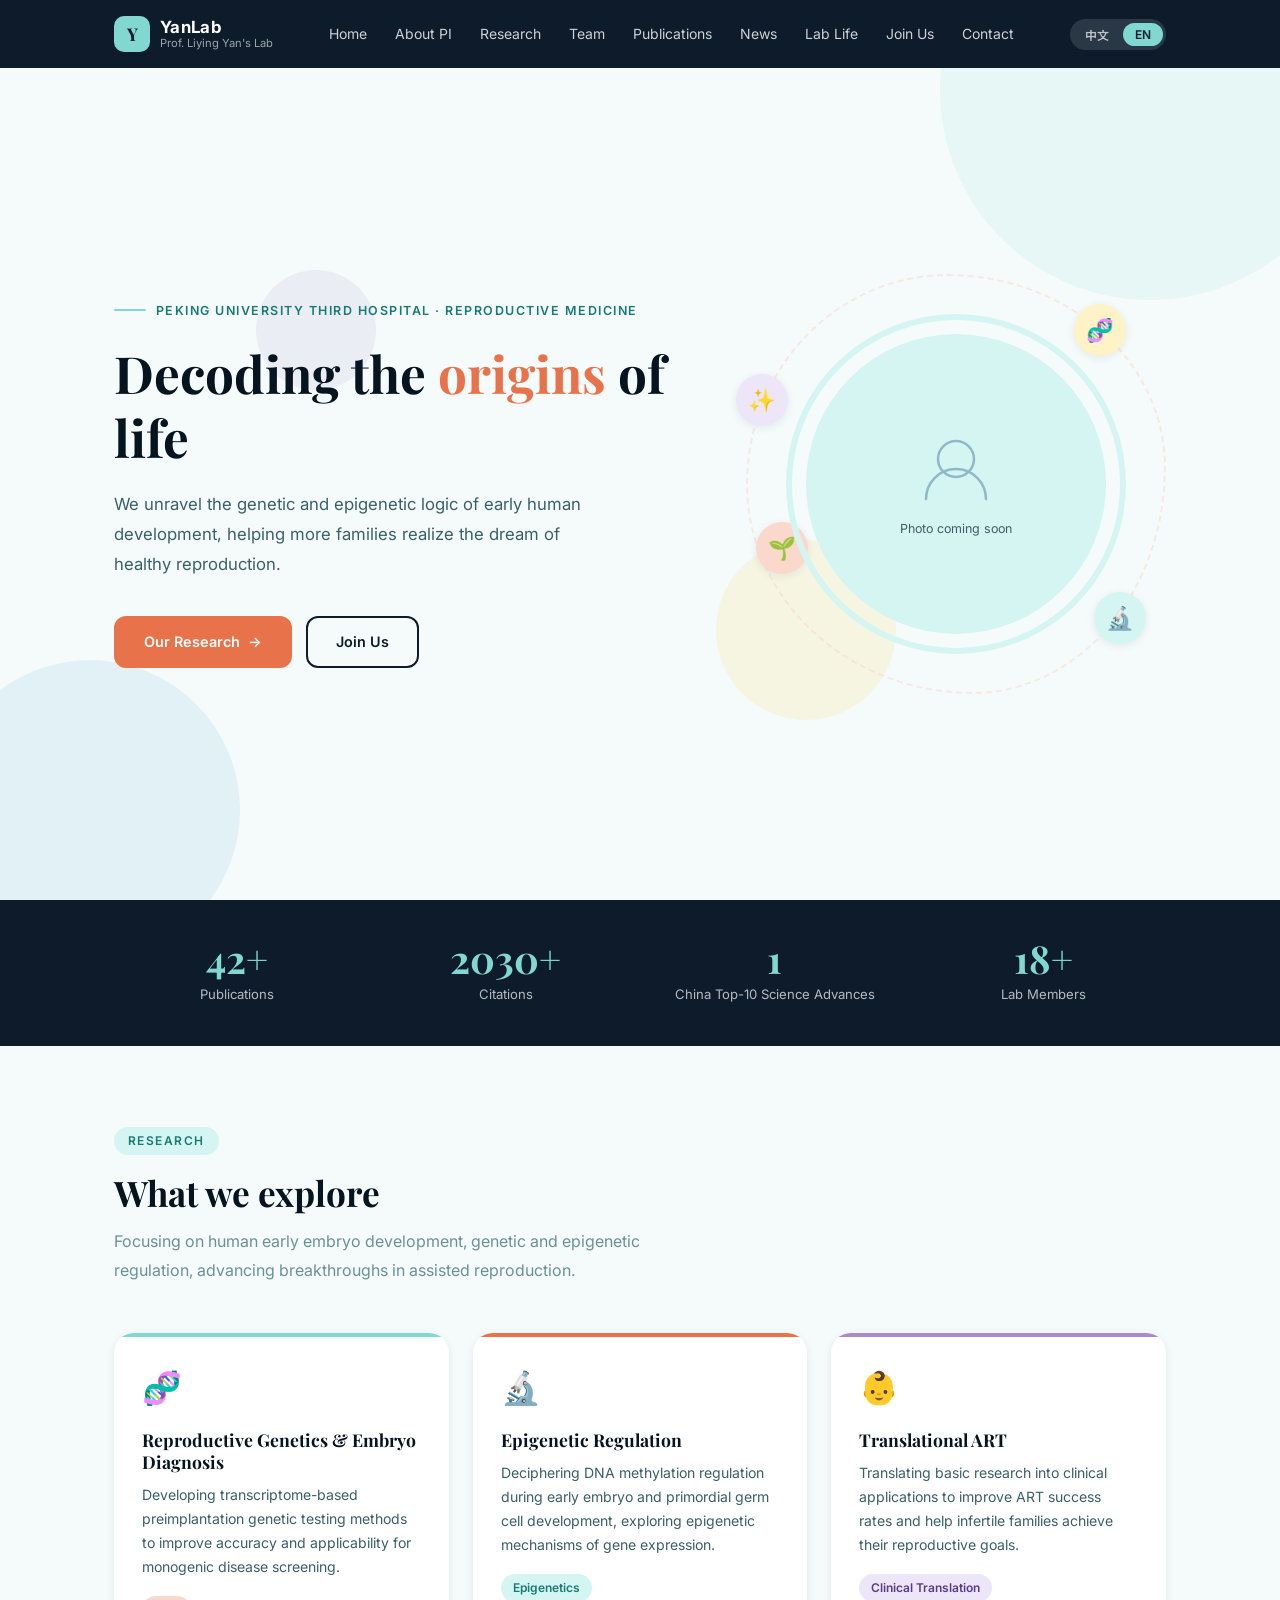
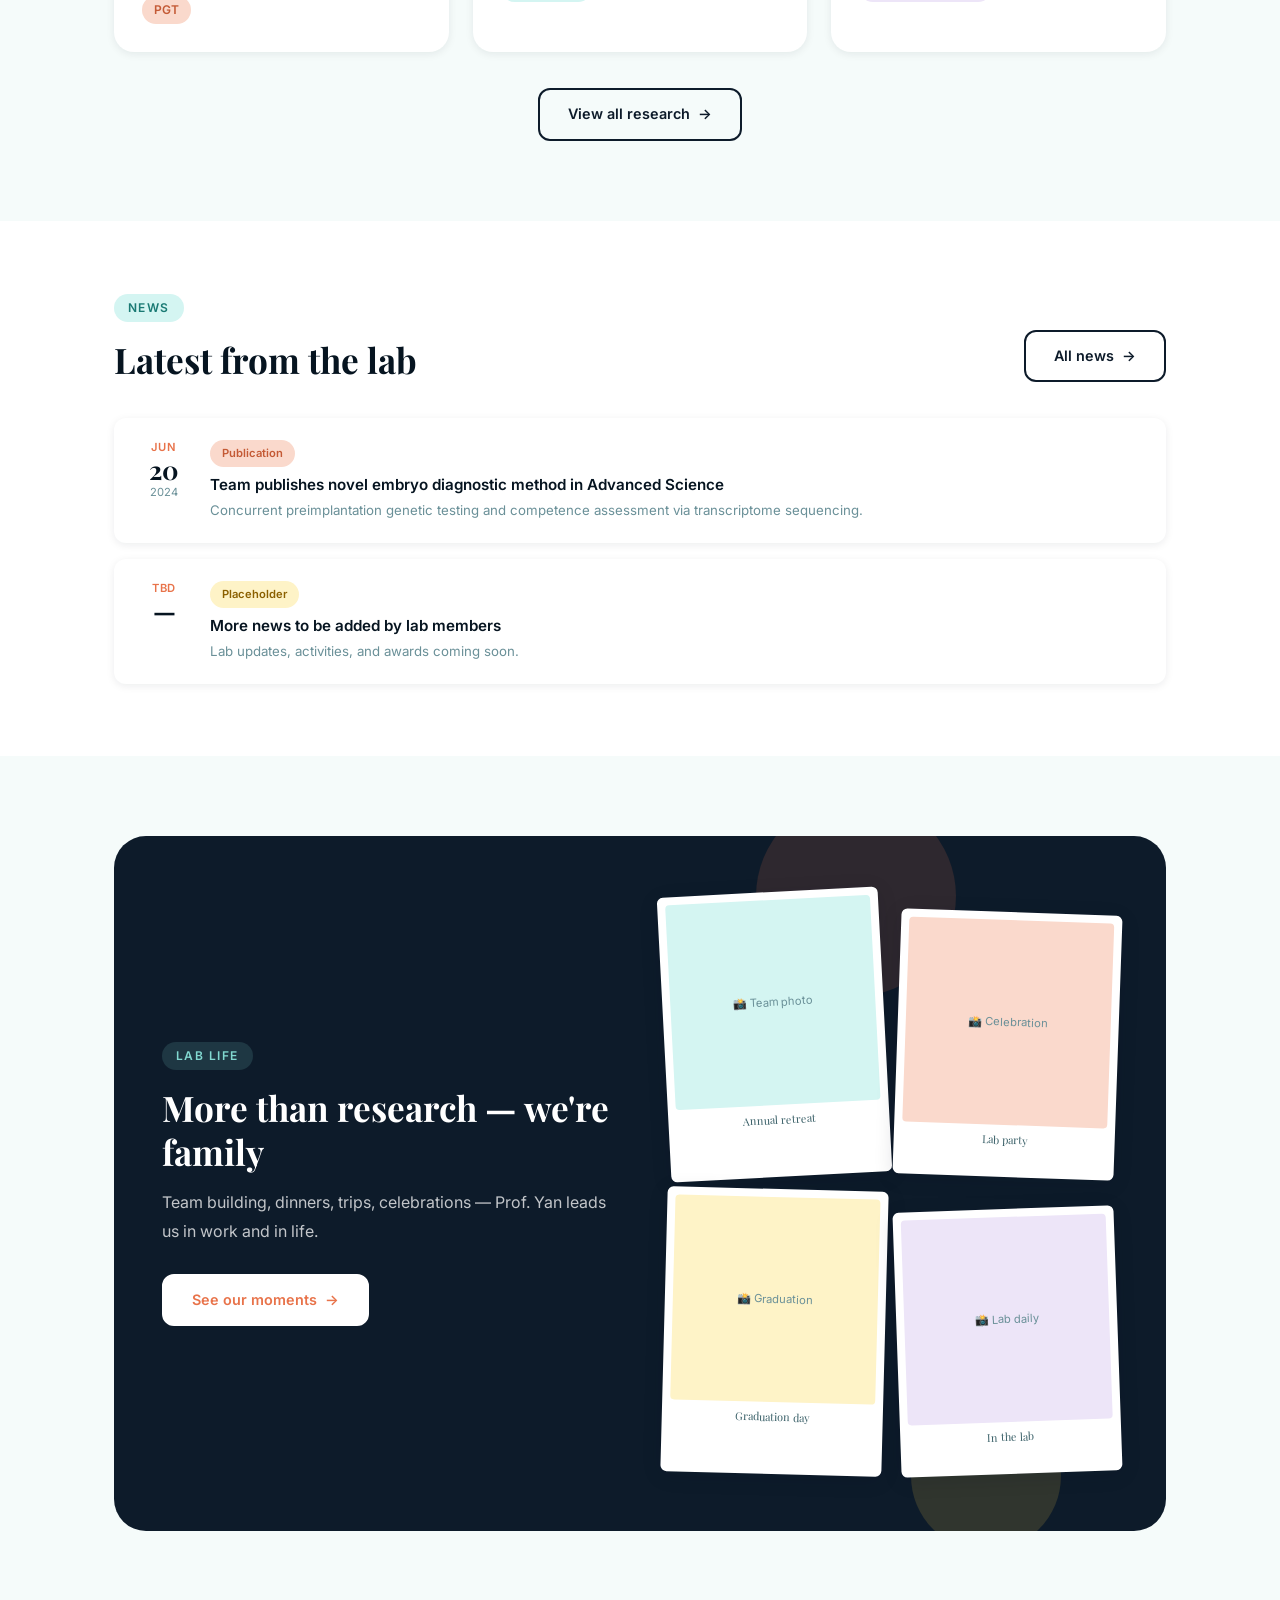
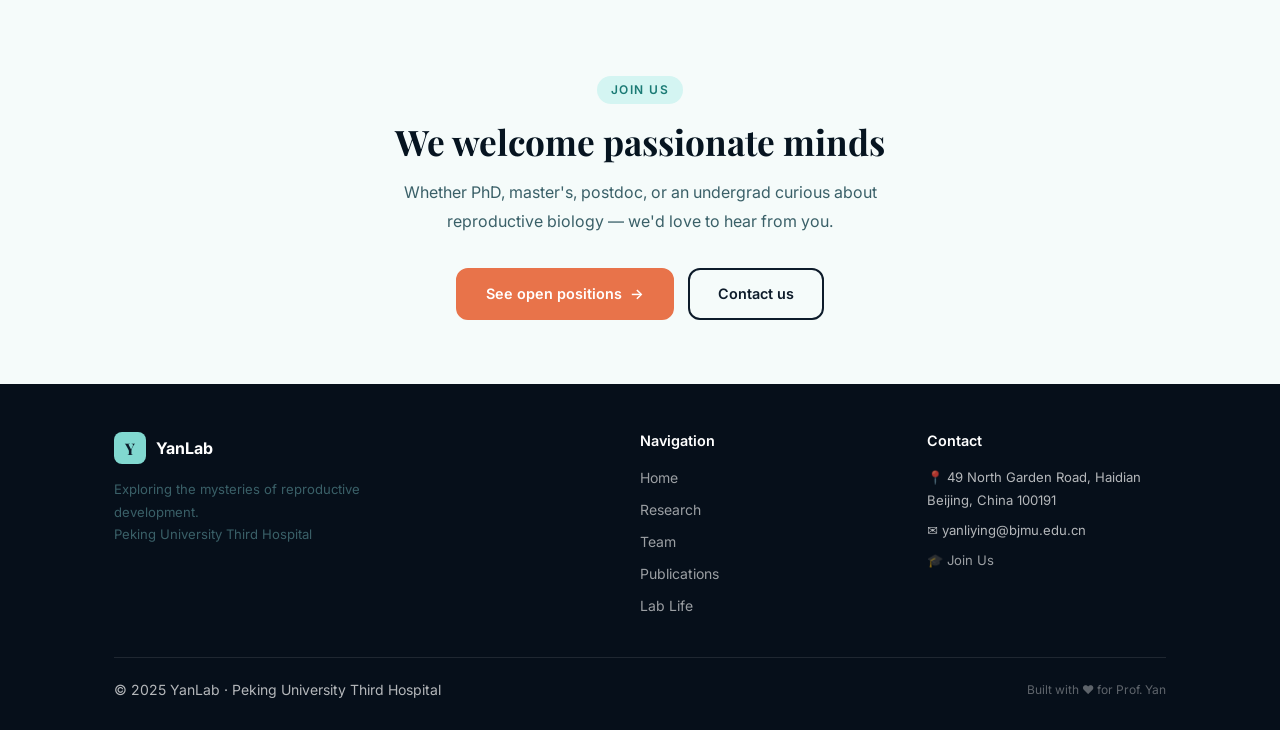
<file: index.html>
<!DOCTYPE html>
<html lang="zh">
<head>
  <meta charset="UTF-8">
  <meta name="viewport" content="width=device-width, initial-scale=1.0">
  <title>YanLab · 闫丽盈实验室</title>
  <meta name="description" content="YanLab — 北京大学第三医院闫丽盈教授实验室，专注生殖发育与遗传研究。">
  <link rel="preconnect" href="https://fonts.googleapis.com">
  <link rel="preconnect" href="https://fonts.gstatic.com" crossorigin>
  <link href="https://fonts.googleapis.com/css2?family=Playfair+Display:wght@400;700&family=Inter:wght@400;500;600&family=Noto+Sans+SC:wght@400;500;700&family=Noto+Serif+SC:wght@400;700&display=swap" rel="stylesheet">
  <link rel="stylesheet" href="css/style.css">
  <script src="js/loader.js"></script>
  <style>
    /* ── Hero ── */
    .hero {
      min-height: 100vh;
      padding-top: var(--nav-height);
      display: flex;
      align-items: center;
      background: var(--cream);
      position: relative;
      overflow: hidden;
    }

    .hero-deco {
      position: absolute;
      inset: 0;
      pointer-events: none;
      overflow: hidden;
    }

    /* colorful decorative blobs */
    .blob {
      position: absolute;
      border-radius: 50%;
      opacity: 0.13;
    }

    .hero-grid {
      display: grid;
      grid-template-columns: 1fr 420px;
      gap: 60px;
      align-items: center;
      position: relative;
      z-index: 1;
    }

    .hero-eyebrow {
      display: flex;
      align-items: center;
      gap: 10px;
      margin-bottom: 20px;
    }

    .hero-eyebrow-line {
      width: 32px;
      height: 2px;
      background: var(--tiffany);
      border-radius: 2px;
    }

    .hero-eyebrow-text {
      font-size: 0.78rem;
      font-weight: 600;
      letter-spacing: 0.12em;
      text-transform: uppercase;
      color: var(--tiffany-deep);
    }

    .hero h1 {
      margin-bottom: 20px;
      color: var(--text-dark);
    }

    .hero h1 em {
      font-style: normal;
      color: var(--coral);
    }

    .hero-desc {
      font-size: 1.05rem;
      color: var(--text-mid);
      margin-bottom: 36px;
      max-width: 480px;
    }

    .hero-btns {
      display: flex;
      gap: 14px;
      flex-wrap: wrap;
    }

    /* Hero visual — photo frame + handdrawn deco */
    .hero-visual {
      position: relative;
      display: flex;
      align-items: center;
      justify-content: center;
    }

    .hero-photo-ring {
      width: 340px;
      height: 340px;
      border-radius: 50%;
      border: 6px solid var(--tiffany-light);
      position: relative;
      display: flex;
      align-items: center;
      justify-content: center;
    }

    .hero-photo-inner {
      width: 300px;
      height: 300px;
      border-radius: 50%;
      background: var(--tiffany-light);
      display: flex;
      flex-direction: column;
      align-items: center;
      justify-content: center;
      color: var(--tiffany-deep);
      font-size: 0.82rem;
      text-align: center;
      padding: 20px;
      line-height: 1.6;
      overflow: hidden;
    }

    .hero-photo-inner img {
      width: 100%;
      height: 100%;
      object-fit: cover;
      border-radius: 50%;
    }

    /* Handdrawn placeholder spots around the ring */
    .deco-item {
      position: absolute;
      display: flex;
      align-items: center;
      justify-content: center;
      font-size: 1.4rem;
    }

    .deco-bubble {
      background: var(--white);
      border-radius: 50%;
      box-shadow: var(--shadow-sm);
      width: 52px;
      height: 52px;
    }

    /* handdrawn frame placeholder overlay */
    .handdrawn-overlay {
      position: absolute;
      inset: -40px;
      pointer-events: none;
      display: flex;
      align-items: center;
      justify-content: center;
    }

    .handdrawn-frame {
      width: 420px;
      height: 420px;
      border: 2.5px dashed var(--coral-light);
      border-radius: 48% 52% 46% 54% / 50% 46% 54% 50%;
      position: absolute;
      opacity: 0.5;
    }

    /* ── Stats bar ── */
    .stats-bar {
      background: var(--nav-bg);
      padding: 40px 0;
      margin-top: -1px;
    }

    .stats-grid {
      display: grid;
      grid-template-columns: repeat(4, 1fr);
      gap: 24px;
      text-align: center;
    }

    .stat-item { color: var(--white); }

    .stat-number {
      font-family: var(--font-display);
      font-size: 2.4rem;
      font-weight: 700;
      color: var(--tiffany);
      line-height: 1;
      margin-bottom: 6px;
    }

    .stat-label {
      font-size: 0.82rem;
      color: rgba(255,255,255,0.7);
    }

    /* ── Research preview ── */
    .research-grid {
      display: grid;
      grid-template-columns: repeat(3, 1fr);
      gap: 24px;
    }

    .research-card {
      background: var(--white);
      border-radius: var(--radius-lg);
      padding: 28px;
      box-shadow: var(--shadow-sm);
      transition: box-shadow 0.2s, transform 0.2s;
      position: relative;
      overflow: hidden;
    }

    .research-card::before {
      content: '';
      position: absolute;
      top: 0; left: 0; right: 0;
      height: 4px;
    }

    .research-card:nth-child(1)::before { background: var(--tiffany); }
    .research-card:nth-child(2)::before { background: var(--coral); }
    .research-card:nth-child(3)::before { background: var(--purple); }

    .research-card:hover {
      box-shadow: var(--shadow-md);
      transform: translateY(-3px);
    }

    .research-icon {
      font-size: 2rem;
      margin-bottom: 14px;
    }

    .research-card h3 {
      margin-bottom: 10px;
      font-size: 1.1rem;
    }

    .research-card p {
      font-size: 0.88rem;
      line-height: 1.7;
    }

    /* ── News preview ── */
    .news-list {
      display: flex;
      flex-direction: column;
      gap: 16px;
    }

    .news-item {
      display: flex;
      gap: 20px;
      align-items: flex-start;
      background: var(--white);
      border-radius: var(--radius-md);
      padding: 20px 24px;
      box-shadow: var(--shadow-sm);
      transition: box-shadow 0.2s;
    }

    .news-item:hover { box-shadow: var(--shadow-md); }

    .news-date {
      flex-shrink: 0;
      text-align: center;
      width: 52px;
    }

    .news-date-month {
      font-size: 0.7rem;
      font-weight: 600;
      text-transform: uppercase;
      color: var(--coral);
      letter-spacing: 0.08em;
    }

    .news-date-day {
      font-size: 1.6rem;
      font-weight: 700;
      font-family: var(--font-display);
      color: var(--text-dark);
      line-height: 1;
    }

    .news-content h4 {
      font-size: 0.95rem;
      font-weight: 600;
      color: var(--text-dark);
      margin-bottom: 5px;
      font-family: var(--font-body);
    }

    .news-content p {
      font-size: 0.83rem;
      color: var(--text-light);
    }

    /* ── Lab Life teaser ── */
    .lablife-teaser {
      background: var(--nav-bg);
      border-radius: var(--radius-xl);
      padding: 56px 48px;
      display: grid;
      grid-template-columns: 1fr 1fr;
      gap: 48px;
      align-items: center;
      position: relative;
      overflow: hidden;
    }

    .lablife-text h2 { color: var(--white); margin-bottom: 14px; }
    .lablife-text p  { color: rgba(255,255,255,0.75); margin-bottom: 28px; }

    .polaroid-grid {
      display: grid;
      grid-template-columns: 1fr 1fr;
      gap: 12px;
    }

    .polaroid {
      background: var(--white);
      border-radius: var(--radius-sm);
      padding: 8px 8px 28px;
      transform: rotate(var(--rot, 0deg));
      box-shadow: var(--shadow-md);
    }

    .polaroid-img {
      width: 100%;
      aspect-ratio: 1;
      border-radius: 4px;
      display: flex;
      align-items: center;
      justify-content: center;
      font-size: 0.7rem;
      color: var(--text-light);
      text-align: center;
    }

    .polaroid-caption {
      font-size: 0.68rem;
      text-align: center;
      color: var(--text-mid);
      margin-top: 6px;
      font-family: var(--font-display);
    }

    /* ── Scroll reveal ── */
    .reveal {
      opacity: 0;
      transform: translateY(24px);
      transition: opacity 0.6s ease, transform 0.6s ease;
    }

    .reveal.revealed {
      opacity: 1;
      transform: none;
    }

    /* ── Responsive ── */
    @media (max-width: 900px) {
      .hero-grid { grid-template-columns: 1fr; text-align: center; }
      .hero-visual { display: none; }
      .hero-btns { justify-content: center; }
      .hero-eyebrow { justify-content: center; }
      .stats-grid { grid-template-columns: repeat(2, 1fr); }
      .research-grid { grid-template-columns: 1fr; }
      .lablife-teaser { grid-template-columns: 1fr; }
    }

    @media (max-width: 600px) {
      .stats-grid { grid-template-columns: repeat(2, 1fr); gap: 16px; }
      .lablife-teaser { padding: 36px 24px; }
    }
  </style>
</head>
<body class="lang-zh">

  <!-- Nav + Footer injected by JS -->
  <script src="js/nav-footer.js"></script>

  <!-- ══════════════ HERO ══════════════ -->
  <section class="hero" id="home">
    <!-- background blobs -->
    <div class="hero-deco">
      <div class="blob" style="width:420px;height:420px;background:var(--tiffany);top:-120px;right:-80px;"></div>
      <div class="blob" style="width:300px;height:300px;background:var(--sky);bottom:-60px;left:-60px;"></div>
      <div class="blob" style="width:180px;height:180px;background:var(--gold);bottom:20%;right:30%;"></div>
      <div class="blob" style="width:120px;height:120px;background:var(--purple);top:30%;left:20%;"></div>
    </div>

    <div class="container">
      <div class="hero-grid">
        <!-- Text side -->
        <div class="hero-text">
          <div class="hero-eyebrow">
            <div class="hero-eyebrow-line"></div>
            <span class="hero-eyebrow-text">
              <span data-zh data-cms="home-subtitle">北京大学第三医院 · 生殖医学科</span>
              <span data-en>Peking University Third Hospital · Reproductive Medicine</span>
            </span>
          </div>

          <h1>
            <span data-zh data-cms="slogan">探索生命<em>起点</em>的奥秘</span>
            <span data-en data-cms="slogan">Decoding the <em>origins</em> of life</span>
          </h1>

          <p class="hero-desc">
            <span data-zh data-cms="desc">我们致力于揭示人类早期生命发育的遗传与表观遗传调控规律，让更多家庭实现健康生育的梦想。</span>
            <span data-en data-cms="desc">We unravel the genetic and epigenetic logic of early human development, helping more families realize the dream of healthy reproduction.</span>
          </p>

          <div class="hero-btns">
            <a href="/pages/research.html" class="btn btn-primary">
              <span data-zh data-cms="home-cta1">了解我们的研究</span>
              <span data-en>Our Research</span>
              →
            </a>
            <a href="/pages/joinus.html" class="btn btn-outline">
              <span data-zh data-cms="home-cta2">加入我们</span>
              <span data-en>Join Us</span>
            </a>
          </div>
        </div>

        <!-- Visual side -->
        <div class="hero-visual">
          <!-- Hand-drawn decoration frame placeholder -->
          <div class="handdrawn-overlay">
            <div class="handdrawn-frame"></div>
          </div>

          <!-- Decorative floating bubbles -->
          <div class="deco-item deco-bubble" style="top:-10px;right:40px;background:var(--gold-light);">🧬</div>
          <div class="deco-item deco-bubble" style="bottom:10px;right:20px;background:var(--mint-light);">🔬</div>
          <div class="deco-item deco-bubble" style="top:60px;left:-10px;background:var(--purple-light);">✨</div>
          <div class="deco-item deco-bubble" style="bottom:80px;left:10px;background:var(--coral-light);">🌱</div>

          <!-- Photo ring -->
          <div class="hero-photo-ring">
            <div class="hero-photo-inner" id="hero-photo">
              <!-- Replace src with actual photo -->
              <svg width="80" height="80" viewBox="0 0 80 80" fill="none" xmlns="http://www.w3.org/2000/svg" style="margin-bottom:10px;opacity:0.4;">
                <circle cx="40" cy="30" r="18" stroke="#2B5F8A" stroke-width="2.5"/>
                <path d="M10 70c0-16.569 13.431-30 30-30s30 13.431 30 30" stroke="#2B5F8A" stroke-width="2.5" stroke-linecap="round"/>
              </svg>
              <span style="color:var(--blue);font-size:0.78rem;opacity:0.7;padding:0 16px;">
                <span data-zh>闫老师写真照<br>（待替换）</span>
                <span data-en>Photo coming soon</span>
              </span>
            </div>
          </div>
        </div>
      </div>
    </div>
  </section>

  <!-- ══════════════ STATS ══════════════ -->
  <div class="stats-bar">
    <div class="container">
      <div class="stats-grid">
        <div class="stat-item">
          <div class="stat-number count-up" data-target="45" data-suffix="+">0</div>
          <div class="stat-label">
            <span data-zh data-cms="home-stat1-label">发表论文</span>
            <span data-en>Publications</span>
          </div>
        </div>
        <div class="stat-item">
          <div class="stat-number count-up" data-target="2200" data-suffix="+">0</div>
          <div class="stat-label">
            <span data-zh data-cms="home-stat2-label">论文被引次数</span>
            <span data-en>Citations</span>
          </div>
        </div>
        <div class="stat-item">
          <div class="stat-number count-up" data-target="1">0</div>
          <div class="stat-label">
            <span data-zh data-cms="home-stat3-label">入选中国科学十大进展</span>
            <span data-en>China Top-10 Science Advances</span>
          </div>
        </div>
        <div class="stat-item">
          <div class="stat-number count-up" data-target="20" data-suffix="+">0</div>
          <div class="stat-label">
            <span data-zh data-cms="home-stat4-label">实验室成员</span>
            <span data-en>Lab Members</span>
          </div>
        </div>
      </div>
    </div>
  </div>

  <!-- ══════════════ RESEARCH PREVIEW ══════════════ -->
  <section class="section" id="research-preview">
    <div class="container">
      <div class="reveal">
        <span class="section-tag">
          <span data-zh>研究方向</span>
          <span data-en>Research</span>
        </span>
        <h2 class="section-title">
          <span data-zh data-cms="home-research-title">我们在探索什么</span>
          <span data-en>What we explore</span>
        </h2>
        <p class="section-subtitle">
          <span data-zh data-cms="home-research-desc">聚焦人类早期胚胎发育、遗传与表观遗传调控，推动辅助生殖技术的科学突破。</span>
          <span data-en>Focusing on human early embryo development, genetic and epigenetic regulation, advancing breakthroughs in assisted reproduction.</span>
        </p>
      </div>

      <div class="research-grid">
        <div class="research-card reveal">
          <div class="research-icon">🧬</div>
          <h3>
            <span data-zh>生殖遗传与胚胎诊断</span>
            <span data-en>Reproductive Genetics & Embryo Diagnosis</span>
          </h3>
          <p>
            <span data-zh>开发基于转录组测序的胚胎着床前遗传学检测新方法，提高单基因病筛查的准确性与适用范围。</span>
            <span data-en>Developing transcriptome-based preimplantation genetic testing methods to improve accuracy and applicability for monogenic disease screening.</span>
          </p>
          <div style="margin-top:16px;">
            <span class="tag tag-coral">
              <span data-zh>胚胎诊断</span>
              <span data-en>PGT</span>
            </span>
          </div>
        </div>

        <div class="research-card reveal" style="transition-delay:0.1s;">
          <div class="research-icon">🔬</div>
          <h3>
            <span data-zh>表观遗传调控机制</span>
            <span data-en>Epigenetic Regulation</span>
          </h3>
          <p>
            <span data-zh>解析早期胚胎及原始生殖细胞发育过程中的DNA甲基化调控规律，探索基因表达的表观遗传机制。</span>
            <span data-en>Deciphering DNA methylation regulation during early embryo and primordial germ cell development, exploring epigenetic mechanisms of gene expression.</span>
          </p>
          <div style="margin-top:16px;">
            <span class="tag tag-mint">
              <span data-zh>表观遗传</span>
              <span data-en>Epigenetics</span>
            </span>
          </div>
        </div>

        <div class="research-card reveal" style="transition-delay:0.2s;">
          <div class="research-icon">👶</div>
          <h3>
            <span data-zh>辅助生殖技术转化</span>
            <span data-en>Translational ART</span>
          </h3>
          <p>
            <span data-zh>将基础研究成果转化为临床应用，提高辅助生殖治疗成功率，帮助更多不孕不育家庭实现生育梦想。</span>
            <span data-en>Translating basic research into clinical applications to improve ART success rates and help infertile families achieve their reproductive goals.</span>
          </p>
          <div style="margin-top:16px;">
            <span class="tag tag-purple">
              <span data-zh>临床转化</span>
              <span data-en>Clinical Translation</span>
            </span>
          </div>
        </div>
      </div>

      <div style="text-align:center;margin-top:36px;" class="reveal">
        <a href="/pages/research.html" class="btn btn-outline">
          <span data-zh>查看全部研究方向</span>
          <span data-en>View all research</span>
          →
        </a>
      </div>
    </div>
  </section>

  <!-- ══════════════ NEWS PREVIEW ══════════════ -->
  <section class="section" style="background:var(--white);padding:72px 0;" id="news-preview">
    <div class="container">
      <div class="reveal" style="display:flex;justify-content:space-between;align-items:flex-end;margin-bottom:36px;flex-wrap:wrap;gap:16px;">
        <div>
          <span class="section-tag">
            <span data-zh>新闻动态</span>
            <span data-en>News</span>
          </span>
          <h2 class="section-title" style="margin-bottom:0;">
            <span data-zh data-cms="home-news-title">实验室最新动态</span>
            <span data-en>Latest from the lab</span>
          </h2>
        </div>
        <a href="/pages/news.html" class="btn btn-outline" style="flex-shrink:0;">
          <span data-zh>全部动态</span>
          <span data-en>All news</span>
          →
        </a>
      </div>

      <div class="news-list">
        <div class="news-item reveal">
          <div class="news-date">
            <div class="news-date-month"><span data-zh>六月</span><span data-en>Jun</span></div>
            <div class="news-date-day">20</div>
            <div style="font-size:0.7rem;color:var(--text-light);">2024</div>
          </div>
          <div class="news-content">
            <div style="margin-bottom:8px;">
              <span class="tag tag-coral" style="font-size:0.7rem;">
                <span data-zh>论文发表</span>
                <span data-en>Publication</span>
              </span>
            </div>
            <h4>
              <span data-zh>团队在 Advanced Science 发表胚胎诊断新方法</span>
              <span data-en>Team publishes novel embryo diagnostic method in Advanced Science</span>
            </h4>
            <p>
              <span data-zh>基于RNA转录组测序，同步实现胚胎单基因病诊断与着床潜能评估。</span>
              <span data-en>Concurrent preimplantation genetic testing and competence assessment via transcriptome sequencing.</span>
            </p>
          </div>
        </div>

        <div class="news-item reveal" style="transition-delay:0.1s;">
          <div class="news-date">
            <div class="news-date-month"><span data-zh>待更新</span><span data-en>TBD</span></div>
            <div class="news-date-day">—</div>
          </div>
          <div class="news-content">
            <div style="margin-bottom:8px;">
              <span class="tag tag-gold" style="font-size:0.7rem;">
                <span data-zh>占位新闻</span>
                <span data-en>Placeholder</span>
              </span>
            </div>
            <h4>
              <span data-zh>更多新闻即将由实验室同学补充</span>
              <span data-en>More news to be added by lab members</span>
            </h4>
            <p>
              <span data-zh>实验室最新动态、活动与荣誉持续更新中。</span>
              <span data-en>Lab updates, activities, and awards coming soon.</span>
            </p>
          </div>
        </div>
      </div>
    </div>
  </section>

  <!-- ══════════════ LAB LIFE TEASER ══════════════ -->
  <section class="section" id="lablife-teaser">
    <div class="container">
      <div class="lablife-teaser reveal">
        <!-- colorful blobs inside -->
        <div class="blob" style="width:200px;height:200px;background:var(--coral);top:-40px;right:20%;opacity:0.15;"></div>
        <div class="blob" style="width:150px;height:150px;background:var(--gold);bottom:-20px;right:10%;opacity:0.15;"></div>

        <div class="lablife-text">
          <span class="section-tag" style="background:rgba(129,216,208,0.15);color:var(--tiffany);">
            <span data-zh>实验室生活</span>
            <span data-en>Lab Life</span>
          </span>
          <h2>
            <span data-zh data-cms="home-life-title">不只是科研，也是家人</span>
            <span data-en>More than research — we're family</span>
          </h2>
          <p>
            <span data-zh>团建、聚餐、旅行、节日……闫老师带着大家一起工作，也一起生活。</span>
            <span data-en>Team building, dinners, trips, celebrations — Prof. Yan leads us in work and in life.</span>
          </p>
          <a href="/pages/lablife.html" class="btn btn-white">
            <span data-zh>看看我们的日常</span>
            <span data-en>See our moments</span>
            →
          </a>
        </div>

        <!-- Polaroid grid placeholder -->
        <div class="polaroid-grid">
          <div class="polaroid" style="--rot:-3deg;">
            <div class="polaroid-img" style="background:var(--mint-light);">
              <span style="font-size:0.7rem;color:var(--text-light);padding:8px;text-align:center;">
                <span data-zh>📸 团建照片</span>
                <span data-en>📸 Team photo</span>
              </span>
            </div>
            <div class="polaroid-caption">
              <span data-zh>年度团建</span>
              <span data-en>Annual retreat</span>
            </div>
          </div>
          <div class="polaroid" style="--rot:2deg;margin-top:20px;">
            <div class="polaroid-img" style="background:var(--coral-light);">
              <span style="font-size:0.7rem;color:var(--text-light);padding:8px;text-align:center;">
                <span data-zh>📸 节日庆典</span>
                <span data-en>📸 Celebration</span>
              </span>
            </div>
            <div class="polaroid-caption">
              <span data-zh>节日聚会</span>
              <span data-en>Lab party</span>
            </div>
          </div>
          <div class="polaroid" style="--rot:1.5deg;">
            <div class="polaroid-img" style="background:var(--gold-light);">
              <span style="font-size:0.7rem;color:var(--text-light);padding:8px;text-align:center;">
                <span data-zh>📸 毕业季</span>
                <span data-en>📸 Graduation</span>
              </span>
            </div>
            <div class="polaroid-caption">
              <span data-zh>毕业快乐</span>
              <span data-en>Graduation day</span>
            </div>
          </div>
          <div class="polaroid" style="--rot:-2deg;margin-top:20px;">
            <div class="polaroid-img" style="background:var(--purple-light);">
              <span style="font-size:0.7rem;color:var(--text-light);padding:8px;text-align:center;">
                <span data-zh>📸 实验日常</span>
                <span data-en>📸 Lab daily</span>
              </span>
            </div>
            <div class="polaroid-caption">
              <span data-zh>实验日常</span>
              <span data-en>In the lab</span>
            </div>
          </div>
        </div>
      </div>
    </div>
  </section>

  <!-- ══════════════ JOIN TEASER ══════════════ -->
  <section class="section" style="background:var(--cream);padding:64px 0;text-align:center;">
    <div class="container">
      <div class="reveal">
        <span class="section-tag">
          <span data-zh data-cms="home-cta2">加入我们</span>
          <span data-en>Join Us</span>
        </span>
        <h2 style="margin-bottom:14px;">
          <span data-zh>我们欢迎有热情的你</span>
          <span data-en>We welcome passionate minds</span>
        </h2>
        <p style="max-width:520px;margin:0 auto 32px;color:var(--text-mid);">
          <span data-zh>无论你是博士生、硕士生、博士后，还是对生殖发育充满好奇的本科生，都欢迎来聊聊。</span>
          <span data-en>Whether PhD, master's, postdoc, or an undergrad curious about reproductive biology — we'd love to hear from you.</span>
        </p>
        <div style="display:flex;gap:14px;justify-content:center;flex-wrap:wrap;">
          <a href="/pages/joinus.html" class="btn btn-primary">
            <span data-zh>查看招生信息</span>
            <span data-en>See open positions</span>
            →
          </a>
          <a href="/pages/contact.html" class="btn btn-outline">
            <span data-zh>联系我们</span>
            <span data-en>Contact us</span>
          </a>
        </div>
      </div>
    </div>
  </section>

  <script src="js/main.js"></script>
  <script src="js/cms.js"></script>
  <script src="js/sheets.js"></script>
  <script src="../js/sheets.js"></script>
  <script src="js/icons.js"></script>
</body>
</html>
</file>
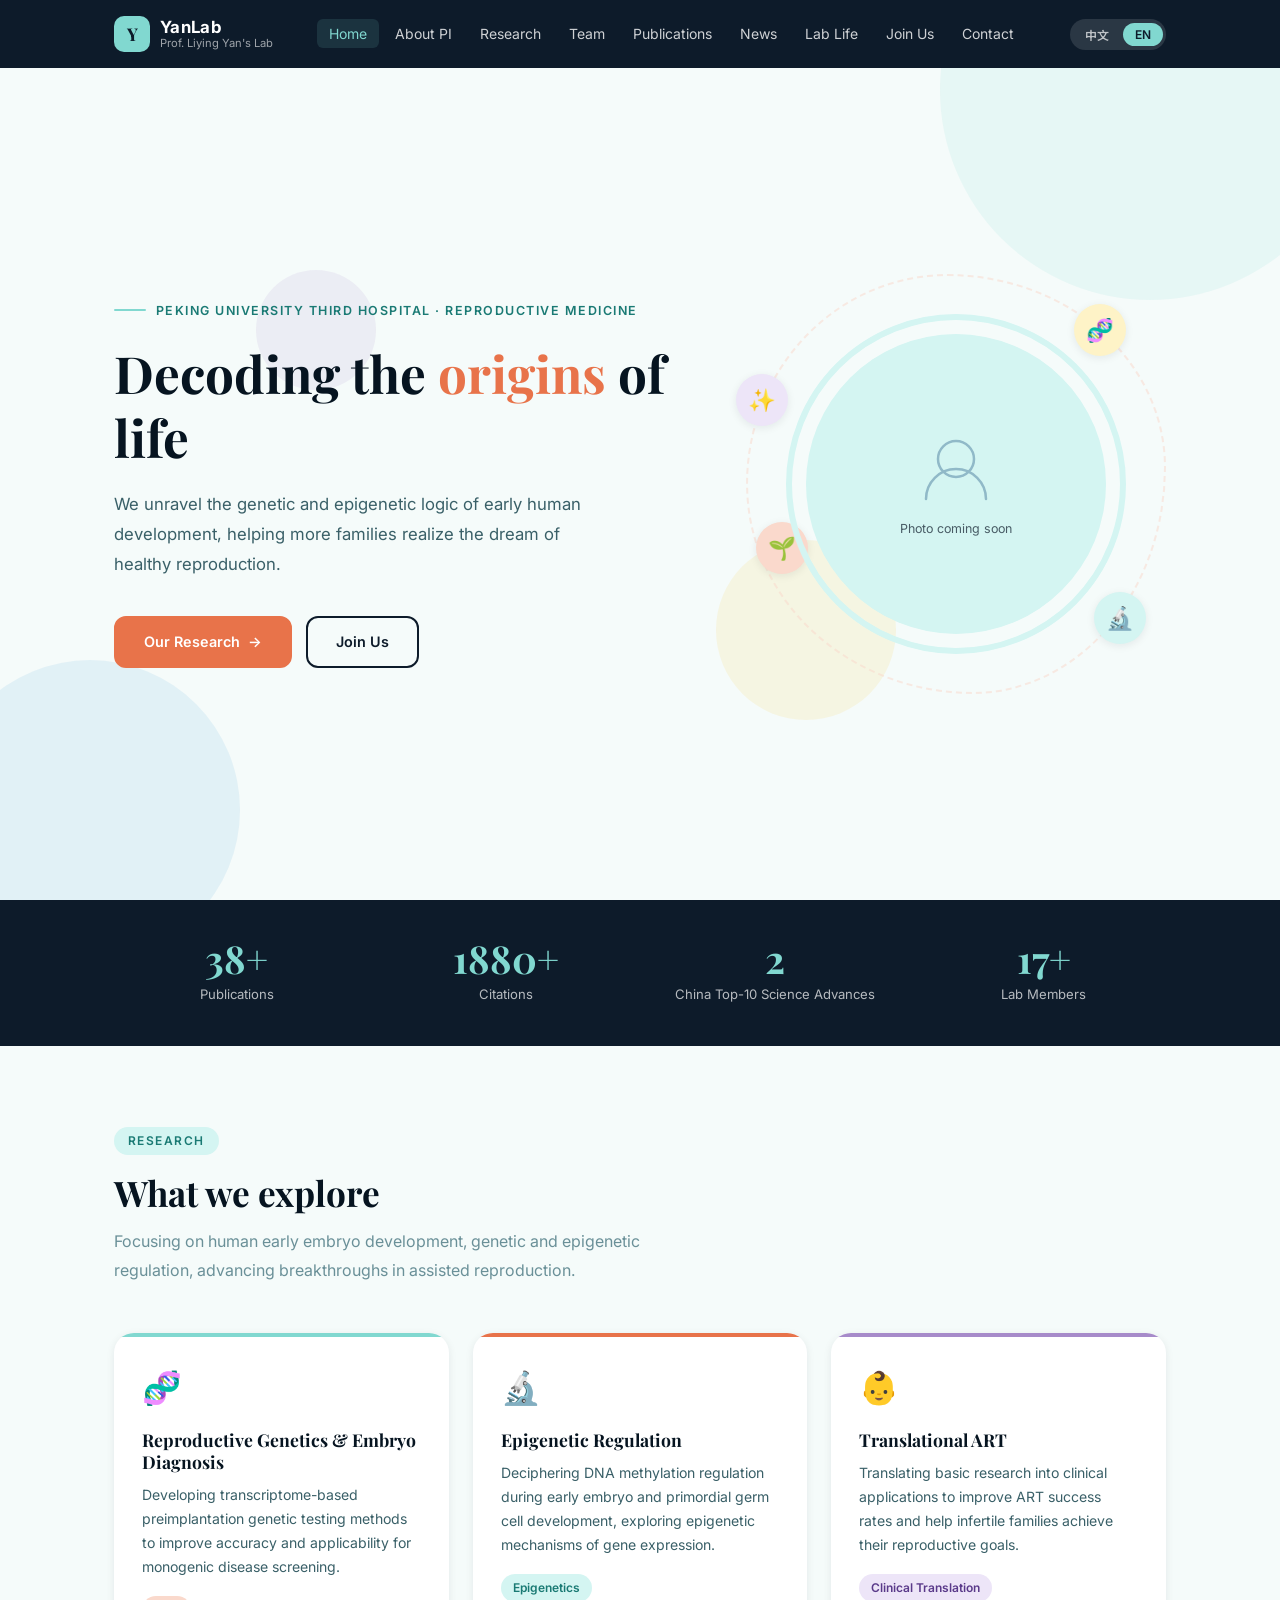
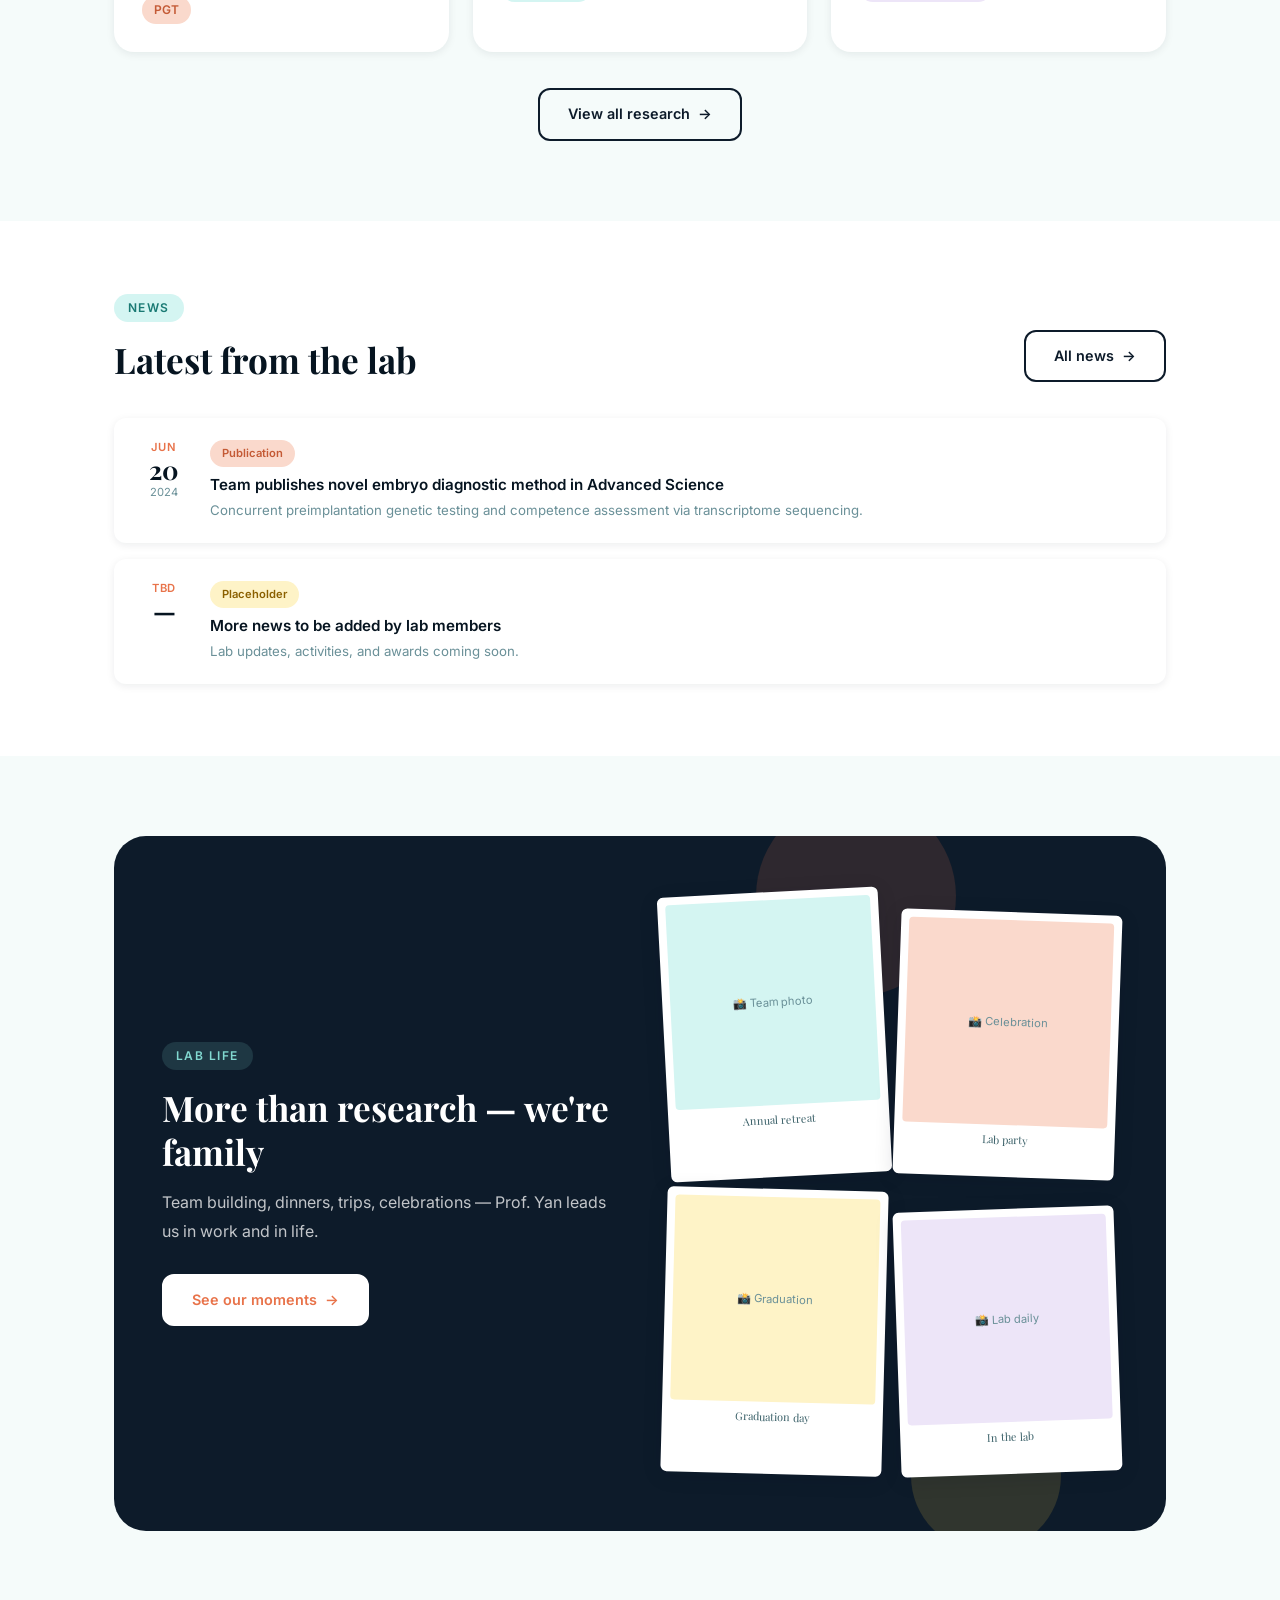
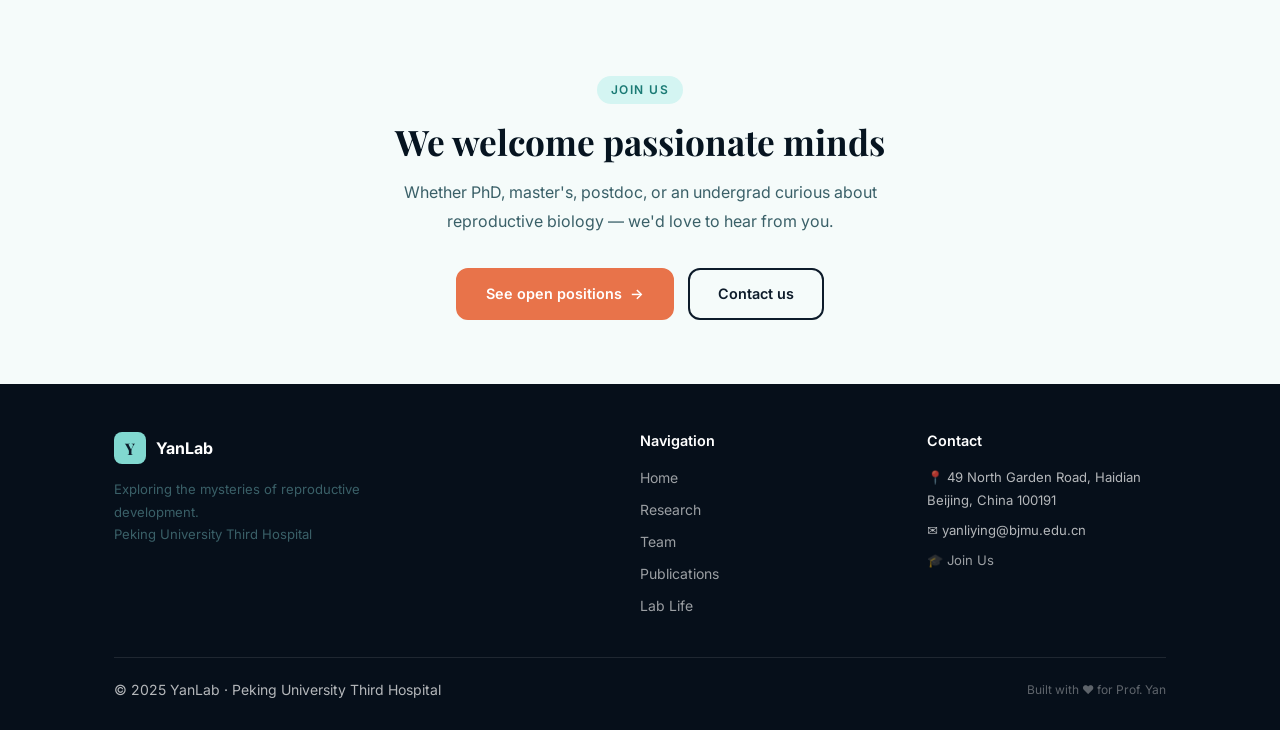
<file: yanlab/index.html>
<!DOCTYPE html>
<html lang="zh">
<head>
  <meta charset="UTF-8">
  <meta name="viewport" content="width=device-width, initial-scale=1.0">
  <title>YanLab · 闫丽盈实验室</title>
  <meta name="description" content="YanLab — 北京大学第三医院闫丽盈教授实验室，专注生殖发育与遗传研究。">
  <link rel="preconnect" href="https://fonts.googleapis.com">
  <link rel="preconnect" href="https://fonts.gstatic.com" crossorigin>
  <link href="https://fonts.googleapis.com/css2?family=Playfair+Display:wght@400;700&family=Inter:wght@400;500;600&family=Noto+Sans+SC:wght@400;500;700&family=Noto+Serif+SC:wght@400;700&display=swap" rel="stylesheet">
  <link rel="stylesheet" href="css/style.css">
  <style>
    /* ── Hero ── */
    .hero {
      min-height: 100vh;
      padding-top: var(--nav-height);
      display: flex;
      align-items: center;
      background: var(--cream);
      position: relative;
      overflow: hidden;
    }

    .hero-deco {
      position: absolute;
      inset: 0;
      pointer-events: none;
      overflow: hidden;
    }

    /* colorful decorative blobs */
    .blob {
      position: absolute;
      border-radius: 50%;
      opacity: 0.13;
    }

    .hero-grid {
      display: grid;
      grid-template-columns: 1fr 420px;
      gap: 60px;
      align-items: center;
      position: relative;
      z-index: 1;
    }

    .hero-eyebrow {
      display: flex;
      align-items: center;
      gap: 10px;
      margin-bottom: 20px;
    }

    .hero-eyebrow-line {
      width: 32px;
      height: 2px;
      background: var(--tiffany);
      border-radius: 2px;
    }

    .hero-eyebrow-text {
      font-size: 0.78rem;
      font-weight: 600;
      letter-spacing: 0.12em;
      text-transform: uppercase;
      color: var(--tiffany-deep);
    }

    .hero h1 {
      margin-bottom: 20px;
      color: var(--text-dark);
    }

    .hero h1 em {
      font-style: normal;
      color: var(--coral);
    }

    .hero-desc {
      font-size: 1.05rem;
      color: var(--text-mid);
      margin-bottom: 36px;
      max-width: 480px;
    }

    .hero-btns {
      display: flex;
      gap: 14px;
      flex-wrap: wrap;
    }

    /* Hero visual — photo frame + handdrawn deco */
    .hero-visual {
      position: relative;
      display: flex;
      align-items: center;
      justify-content: center;
    }

    .hero-photo-ring {
      width: 340px;
      height: 340px;
      border-radius: 50%;
      border: 6px solid var(--tiffany-light);
      position: relative;
      display: flex;
      align-items: center;
      justify-content: center;
    }

    .hero-photo-inner {
      width: 300px;
      height: 300px;
      border-radius: 50%;
      background: var(--tiffany-light);
      display: flex;
      flex-direction: column;
      align-items: center;
      justify-content: center;
      color: var(--tiffany-deep);
      font-size: 0.82rem;
      text-align: center;
      padding: 20px;
      line-height: 1.6;
      overflow: hidden;
    }

    .hero-photo-inner img {
      width: 100%;
      height: 100%;
      object-fit: cover;
      border-radius: 50%;
    }

    /* Handdrawn placeholder spots around the ring */
    .deco-item {
      position: absolute;
      display: flex;
      align-items: center;
      justify-content: center;
      font-size: 1.4rem;
    }

    .deco-bubble {
      background: var(--white);
      border-radius: 50%;
      box-shadow: var(--shadow-sm);
      width: 52px;
      height: 52px;
    }

    /* handdrawn frame placeholder overlay */
    .handdrawn-overlay {
      position: absolute;
      inset: -40px;
      pointer-events: none;
      display: flex;
      align-items: center;
      justify-content: center;
    }

    .handdrawn-frame {
      width: 420px;
      height: 420px;
      border: 2.5px dashed var(--coral-light);
      border-radius: 48% 52% 46% 54% / 50% 46% 54% 50%;
      position: absolute;
      opacity: 0.5;
    }

    /* ── Stats bar ── */
    .stats-bar {
      background: var(--nav-bg);
      padding: 40px 0;
      margin-top: -1px;
    }

    .stats-grid {
      display: grid;
      grid-template-columns: repeat(4, 1fr);
      gap: 24px;
      text-align: center;
    }

    .stat-item { color: var(--white); }

    .stat-number {
      font-family: var(--font-display);
      font-size: 2.4rem;
      font-weight: 700;
      color: var(--tiffany);
      line-height: 1;
      margin-bottom: 6px;
    }

    .stat-label {
      font-size: 0.82rem;
      color: rgba(255,255,255,0.7);
    }

    /* ── Research preview ── */
    .research-grid {
      display: grid;
      grid-template-columns: repeat(3, 1fr);
      gap: 24px;
    }

    .research-card {
      background: var(--white);
      border-radius: var(--radius-lg);
      padding: 28px;
      box-shadow: var(--shadow-sm);
      transition: box-shadow 0.2s, transform 0.2s;
      position: relative;
      overflow: hidden;
    }

    .research-card::before {
      content: '';
      position: absolute;
      top: 0; left: 0; right: 0;
      height: 4px;
    }

    .research-card:nth-child(1)::before { background: var(--tiffany); }
    .research-card:nth-child(2)::before { background: var(--coral); }
    .research-card:nth-child(3)::before { background: var(--purple); }

    .research-card:hover {
      box-shadow: var(--shadow-md);
      transform: translateY(-3px);
    }

    .research-icon {
      font-size: 2rem;
      margin-bottom: 14px;
    }

    .research-card h3 {
      margin-bottom: 10px;
      font-size: 1.1rem;
    }

    .research-card p {
      font-size: 0.88rem;
      line-height: 1.7;
    }

    /* ── News preview ── */
    .news-list {
      display: flex;
      flex-direction: column;
      gap: 16px;
    }

    .news-item {
      display: flex;
      gap: 20px;
      align-items: flex-start;
      background: var(--white);
      border-radius: var(--radius-md);
      padding: 20px 24px;
      box-shadow: var(--shadow-sm);
      transition: box-shadow 0.2s;
    }

    .news-item:hover { box-shadow: var(--shadow-md); }

    .news-date {
      flex-shrink: 0;
      text-align: center;
      width: 52px;
    }

    .news-date-month {
      font-size: 0.7rem;
      font-weight: 600;
      text-transform: uppercase;
      color: var(--coral);
      letter-spacing: 0.08em;
    }

    .news-date-day {
      font-size: 1.6rem;
      font-weight: 700;
      font-family: var(--font-display);
      color: var(--text-dark);
      line-height: 1;
    }

    .news-content h4 {
      font-size: 0.95rem;
      font-weight: 600;
      color: var(--text-dark);
      margin-bottom: 5px;
      font-family: var(--font-body);
    }

    .news-content p {
      font-size: 0.83rem;
      color: var(--text-light);
    }

    /* ── Lab Life teaser ── */
    .lablife-teaser {
      background: var(--nav-bg);
      border-radius: var(--radius-xl);
      padding: 56px 48px;
      display: grid;
      grid-template-columns: 1fr 1fr;
      gap: 48px;
      align-items: center;
      position: relative;
      overflow: hidden;
    }

    .lablife-text h2 { color: var(--white); margin-bottom: 14px; }
    .lablife-text p  { color: rgba(255,255,255,0.75); margin-bottom: 28px; }

    .polaroid-grid {
      display: grid;
      grid-template-columns: 1fr 1fr;
      gap: 12px;
    }

    .polaroid {
      background: var(--white);
      border-radius: var(--radius-sm);
      padding: 8px 8px 28px;
      transform: rotate(var(--rot, 0deg));
      box-shadow: var(--shadow-md);
    }

    .polaroid-img {
      width: 100%;
      aspect-ratio: 1;
      border-radius: 4px;
      display: flex;
      align-items: center;
      justify-content: center;
      font-size: 0.7rem;
      color: var(--text-light);
      text-align: center;
    }

    .polaroid-caption {
      font-size: 0.68rem;
      text-align: center;
      color: var(--text-mid);
      margin-top: 6px;
      font-family: var(--font-display);
    }

    /* ── Scroll reveal ── */
    .reveal {
      opacity: 0;
      transform: translateY(24px);
      transition: opacity 0.6s ease, transform 0.6s ease;
    }

    .reveal.revealed {
      opacity: 1;
      transform: none;
    }

    /* ── Responsive ── */
    @media (max-width: 900px) {
      .hero-grid { grid-template-columns: 1fr; text-align: center; }
      .hero-visual { display: none; }
      .hero-btns { justify-content: center; }
      .hero-eyebrow { justify-content: center; }
      .stats-grid { grid-template-columns: repeat(2, 1fr); }
      .research-grid { grid-template-columns: 1fr; }
      .lablife-teaser { grid-template-columns: 1fr; }
    }

    @media (max-width: 600px) {
      .stats-grid { grid-template-columns: repeat(2, 1fr); gap: 16px; }
      .lablife-teaser { padding: 36px 24px; }
    }
  </style>
</head>
<body class="lang-zh">

  <!-- Nav + Footer injected by JS -->
  <script src="js/nav-footer.js"></script>

  <!-- ══════════════ HERO ══════════════ -->
  <section class="hero" id="home">
    <!-- background blobs -->
    <div class="hero-deco">
      <div class="blob" style="width:420px;height:420px;background:var(--tiffany);top:-120px;right:-80px;"></div>
      <div class="blob" style="width:300px;height:300px;background:var(--sky);bottom:-60px;left:-60px;"></div>
      <div class="blob" style="width:180px;height:180px;background:var(--gold);bottom:20%;right:30%;"></div>
      <div class="blob" style="width:120px;height:120px;background:var(--purple);top:30%;left:20%;"></div>
    </div>

    <div class="container">
      <div class="hero-grid">
        <!-- Text side -->
        <div class="hero-text">
          <div class="hero-eyebrow">
            <div class="hero-eyebrow-line"></div>
            <span class="hero-eyebrow-text">
              <span data-zh>北京大学第三医院 · 生殖医学科</span>
              <span data-en>Peking University Third Hospital · Reproductive Medicine</span>
            </span>
          </div>

          <h1>
            <span data-zh>探索生命<em>起点</em>的奥秘</span>
            <span data-en>Decoding the <em>origins</em> of life</span>
          </h1>

          <p class="hero-desc">
            <span data-zh>我们致力于揭示人类早期生命发育的遗传与表观遗传调控规律，让更多家庭实现健康生育的梦想。</span>
            <span data-en>We unravel the genetic and epigenetic logic of early human development, helping more families realize the dream of healthy reproduction.</span>
          </p>

          <div class="hero-btns">
            <a href="pages/research.html" class="btn btn-primary">
              <span data-zh>了解我们的研究</span>
              <span data-en>Our Research</span>
              →
            </a>
            <a href="pages/joinus.html" class="btn btn-outline">
              <span data-zh>加入我们</span>
              <span data-en>Join Us</span>
            </a>
          </div>
        </div>

        <!-- Visual side -->
        <div class="hero-visual">
          <!-- Hand-drawn decoration frame placeholder -->
          <div class="handdrawn-overlay">
            <div class="handdrawn-frame"></div>
          </div>

          <!-- Decorative floating bubbles -->
          <div class="deco-item deco-bubble" style="top:-10px;right:40px;background:var(--gold-light);">🧬</div>
          <div class="deco-item deco-bubble" style="bottom:10px;right:20px;background:var(--mint-light);">🔬</div>
          <div class="deco-item deco-bubble" style="top:60px;left:-10px;background:var(--purple-light);">✨</div>
          <div class="deco-item deco-bubble" style="bottom:80px;left:10px;background:var(--coral-light);">🌱</div>

          <!-- Photo ring -->
          <div class="hero-photo-ring">
            <div class="hero-photo-inner" id="hero-photo">
              <!-- Replace src with actual photo -->
              <svg width="80" height="80" viewBox="0 0 80 80" fill="none" xmlns="http://www.w3.org/2000/svg" style="margin-bottom:10px;opacity:0.4;">
                <circle cx="40" cy="30" r="18" stroke="#2B5F8A" stroke-width="2.5"/>
                <path d="M10 70c0-16.569 13.431-30 30-30s30 13.431 30 30" stroke="#2B5F8A" stroke-width="2.5" stroke-linecap="round"/>
              </svg>
              <span style="color:var(--blue);font-size:0.78rem;opacity:0.7;padding:0 16px;">
                <span data-zh>闫老师写真照<br>（待替换）</span>
                <span data-en>Photo coming soon</span>
              </span>
            </div>
          </div>
        </div>
      </div>
    </div>
  </section>

  <!-- ══════════════ STATS ══════════════ -->
  <div class="stats-bar">
    <div class="container">
      <div class="stats-grid">
        <div class="stat-item">
          <div class="stat-number count-up" data-target="45" data-suffix="+">0</div>
          <div class="stat-label">
            <span data-zh>发表论文</span>
            <span data-en>Publications</span>
          </div>
        </div>
        <div class="stat-item">
          <div class="stat-number count-up" data-target="2200" data-suffix="+">0</div>
          <div class="stat-label">
            <span data-zh>论文被引次数</span>
            <span data-en>Citations</span>
          </div>
        </div>
        <div class="stat-item">
          <div class="stat-number count-up" data-target="2">0</div>
          <div class="stat-label">
            <span data-zh>入选中国科学十大进展</span>
            <span data-en>China Top-10 Science Advances</span>
          </div>
        </div>
        <div class="stat-item">
          <div class="stat-number count-up" data-target="20" data-suffix="+">0</div>
          <div class="stat-label">
            <span data-zh>实验室成员</span>
            <span data-en>Lab Members</span>
          </div>
        </div>
      </div>
    </div>
  </div>

  <!-- ══════════════ RESEARCH PREVIEW ══════════════ -->
  <section class="section" id="research-preview">
    <div class="container">
      <div class="reveal">
        <span class="section-tag">
          <span data-zh>研究方向</span>
          <span data-en>Research</span>
        </span>
        <h2 class="section-title">
          <span data-zh>我们在探索什么</span>
          <span data-en>What we explore</span>
        </h2>
        <p class="section-subtitle">
          <span data-zh>聚焦人类早期胚胎发育、遗传与表观遗传调控，推动辅助生殖技术的科学突破。</span>
          <span data-en>Focusing on human early embryo development, genetic and epigenetic regulation, advancing breakthroughs in assisted reproduction.</span>
        </p>
      </div>

      <div class="research-grid">
        <div class="research-card reveal">
          <div class="research-icon">🧬</div>
          <h3>
            <span data-zh>生殖遗传与胚胎诊断</span>
            <span data-en>Reproductive Genetics & Embryo Diagnosis</span>
          </h3>
          <p>
            <span data-zh>开发基于转录组测序的胚胎着床前遗传学检测新方法，提高单基因病筛查的准确性与适用范围。</span>
            <span data-en>Developing transcriptome-based preimplantation genetic testing methods to improve accuracy and applicability for monogenic disease screening.</span>
          </p>
          <div style="margin-top:16px;">
            <span class="tag tag-coral">
              <span data-zh>胚胎诊断</span>
              <span data-en>PGT</span>
            </span>
          </div>
        </div>

        <div class="research-card reveal" style="transition-delay:0.1s;">
          <div class="research-icon">🔬</div>
          <h3>
            <span data-zh>表观遗传调控机制</span>
            <span data-en>Epigenetic Regulation</span>
          </h3>
          <p>
            <span data-zh>解析早期胚胎及原始生殖细胞发育过程中的DNA甲基化调控规律，探索基因表达的表观遗传机制。</span>
            <span data-en>Deciphering DNA methylation regulation during early embryo and primordial germ cell development, exploring epigenetic mechanisms of gene expression.</span>
          </p>
          <div style="margin-top:16px;">
            <span class="tag tag-mint">
              <span data-zh>表观遗传</span>
              <span data-en>Epigenetics</span>
            </span>
          </div>
        </div>

        <div class="research-card reveal" style="transition-delay:0.2s;">
          <div class="research-icon">👶</div>
          <h3>
            <span data-zh>辅助生殖技术转化</span>
            <span data-en>Translational ART</span>
          </h3>
          <p>
            <span data-zh>将基础研究成果转化为临床应用，提高辅助生殖治疗成功率，帮助更多不孕不育家庭实现生育梦想。</span>
            <span data-en>Translating basic research into clinical applications to improve ART success rates and help infertile families achieve their reproductive goals.</span>
          </p>
          <div style="margin-top:16px;">
            <span class="tag tag-purple">
              <span data-zh>临床转化</span>
              <span data-en>Clinical Translation</span>
            </span>
          </div>
        </div>
      </div>

      <div style="text-align:center;margin-top:36px;" class="reveal">
        <a href="pages/research.html" class="btn btn-outline">
          <span data-zh>查看全部研究方向</span>
          <span data-en>View all research</span>
          →
        </a>
      </div>
    </div>
  </section>

  <!-- ══════════════ NEWS PREVIEW ══════════════ -->
  <section class="section" style="background:var(--white);padding:72px 0;" id="news-preview">
    <div class="container">
      <div class="reveal" style="display:flex;justify-content:space-between;align-items:flex-end;margin-bottom:36px;flex-wrap:wrap;gap:16px;">
        <div>
          <span class="section-tag">
            <span data-zh>新闻动态</span>
            <span data-en>News</span>
          </span>
          <h2 class="section-title" style="margin-bottom:0;">
            <span data-zh>实验室最新动态</span>
            <span data-en>Latest from the lab</span>
          </h2>
        </div>
        <a href="pages/news.html" class="btn btn-outline" style="flex-shrink:0;">
          <span data-zh>全部动态</span>
          <span data-en>All news</span>
          →
        </a>
      </div>

      <div class="news-list">
        <div class="news-item reveal">
          <div class="news-date">
            <div class="news-date-month"><span data-zh>六月</span><span data-en>Jun</span></div>
            <div class="news-date-day">20</div>
            <div style="font-size:0.7rem;color:var(--text-light);">2024</div>
          </div>
          <div class="news-content">
            <div style="margin-bottom:8px;">
              <span class="tag tag-coral" style="font-size:0.7rem;">
                <span data-zh>论文发表</span>
                <span data-en>Publication</span>
              </span>
            </div>
            <h4>
              <span data-zh>团队在 Advanced Science 发表胚胎诊断新方法</span>
              <span data-en>Team publishes novel embryo diagnostic method in Advanced Science</span>
            </h4>
            <p>
              <span data-zh>基于RNA转录组测序，同步实现胚胎单基因病诊断与着床潜能评估。</span>
              <span data-en>Concurrent preimplantation genetic testing and competence assessment via transcriptome sequencing.</span>
            </p>
          </div>
        </div>

        <div class="news-item reveal" style="transition-delay:0.1s;">
          <div class="news-date">
            <div class="news-date-month"><span data-zh>待更新</span><span data-en>TBD</span></div>
            <div class="news-date-day">—</div>
          </div>
          <div class="news-content">
            <div style="margin-bottom:8px;">
              <span class="tag tag-gold" style="font-size:0.7rem;">
                <span data-zh>占位新闻</span>
                <span data-en>Placeholder</span>
              </span>
            </div>
            <h4>
              <span data-zh>更多新闻即将由实验室同学补充</span>
              <span data-en>More news to be added by lab members</span>
            </h4>
            <p>
              <span data-zh>实验室最新动态、活动与荣誉持续更新中。</span>
              <span data-en>Lab updates, activities, and awards coming soon.</span>
            </p>
          </div>
        </div>
      </div>
    </div>
  </section>

  <!-- ══════════════ LAB LIFE TEASER ══════════════ -->
  <section class="section" id="lablife-teaser">
    <div class="container">
      <div class="lablife-teaser reveal">
        <!-- colorful blobs inside -->
        <div class="blob" style="width:200px;height:200px;background:var(--coral);top:-40px;right:20%;opacity:0.15;"></div>
        <div class="blob" style="width:150px;height:150px;background:var(--gold);bottom:-20px;right:10%;opacity:0.15;"></div>

        <div class="lablife-text">
          <span class="section-tag" style="background:rgba(129,216,208,0.15);color:var(--tiffany);">
            <span data-zh>实验室生活</span>
            <span data-en>Lab Life</span>
          </span>
          <h2>
            <span data-zh>不只是科研，也是家人</span>
            <span data-en>More than research — we're family</span>
          </h2>
          <p>
            <span data-zh>团建、聚餐、旅行、节日……闫老师带着大家一起工作，也一起生活。</span>
            <span data-en>Team building, dinners, trips, celebrations — Prof. Yan leads us in work and in life.</span>
          </p>
          <a href="pages/lablife.html" class="btn btn-white">
            <span data-zh>看看我们的日常</span>
            <span data-en>See our moments</span>
            →
          </a>
        </div>

        <!-- Polaroid grid placeholder -->
        <div class="polaroid-grid">
          <div class="polaroid" style="--rot:-3deg;">
            <div class="polaroid-img" style="background:var(--mint-light);">
              <span style="font-size:0.7rem;color:var(--text-light);padding:8px;text-align:center;">
                <span data-zh>📸 团建照片</span>
                <span data-en>📸 Team photo</span>
              </span>
            </div>
            <div class="polaroid-caption">
              <span data-zh>年度团建</span>
              <span data-en>Annual retreat</span>
            </div>
          </div>
          <div class="polaroid" style="--rot:2deg;margin-top:20px;">
            <div class="polaroid-img" style="background:var(--coral-light);">
              <span style="font-size:0.7rem;color:var(--text-light);padding:8px;text-align:center;">
                <span data-zh>📸 节日庆典</span>
                <span data-en>📸 Celebration</span>
              </span>
            </div>
            <div class="polaroid-caption">
              <span data-zh>节日聚会</span>
              <span data-en>Lab party</span>
            </div>
          </div>
          <div class="polaroid" style="--rot:1.5deg;">
            <div class="polaroid-img" style="background:var(--gold-light);">
              <span style="font-size:0.7rem;color:var(--text-light);padding:8px;text-align:center;">
                <span data-zh>📸 毕业季</span>
                <span data-en>📸 Graduation</span>
              </span>
            </div>
            <div class="polaroid-caption">
              <span data-zh>毕业快乐</span>
              <span data-en>Graduation day</span>
            </div>
          </div>
          <div class="polaroid" style="--rot:-2deg;margin-top:20px;">
            <div class="polaroid-img" style="background:var(--purple-light);">
              <span style="font-size:0.7rem;color:var(--text-light);padding:8px;text-align:center;">
                <span data-zh>📸 实验日常</span>
                <span data-en>📸 Lab daily</span>
              </span>
            </div>
            <div class="polaroid-caption">
              <span data-zh>实验日常</span>
              <span data-en>In the lab</span>
            </div>
          </div>
        </div>
      </div>
    </div>
  </section>

  <!-- ══════════════ JOIN TEASER ══════════════ -->
  <section class="section" style="background:var(--cream);padding:64px 0;text-align:center;">
    <div class="container">
      <div class="reveal">
        <span class="section-tag">
          <span data-zh>加入我们</span>
          <span data-en>Join Us</span>
        </span>
        <h2 style="margin-bottom:14px;">
          <span data-zh>我们欢迎有热情的你</span>
          <span data-en>We welcome passionate minds</span>
        </h2>
        <p style="max-width:520px;margin:0 auto 32px;color:var(--text-mid);">
          <span data-zh>无论你是博士生、硕士生、博士后，还是对生殖发育充满好奇的本科生，都欢迎来聊聊。</span>
          <span data-en>Whether PhD, master's, postdoc, or an undergrad curious about reproductive biology — we'd love to hear from you.</span>
        </p>
        <div style="display:flex;gap:14px;justify-content:center;flex-wrap:wrap;">
          <a href="pages/joinus.html" class="btn btn-primary">
            <span data-zh>查看招生信息</span>
            <span data-en>See open positions</span>
            →
          </a>
          <a href="pages/contact.html" class="btn btn-outline">
            <span data-zh>联系我们</span>
            <span data-en>Contact us</span>
          </a>
        </div>
      </div>
    </div>
  </section>

  <script src="js/main.js"></script>
</body>
</html>
</file>
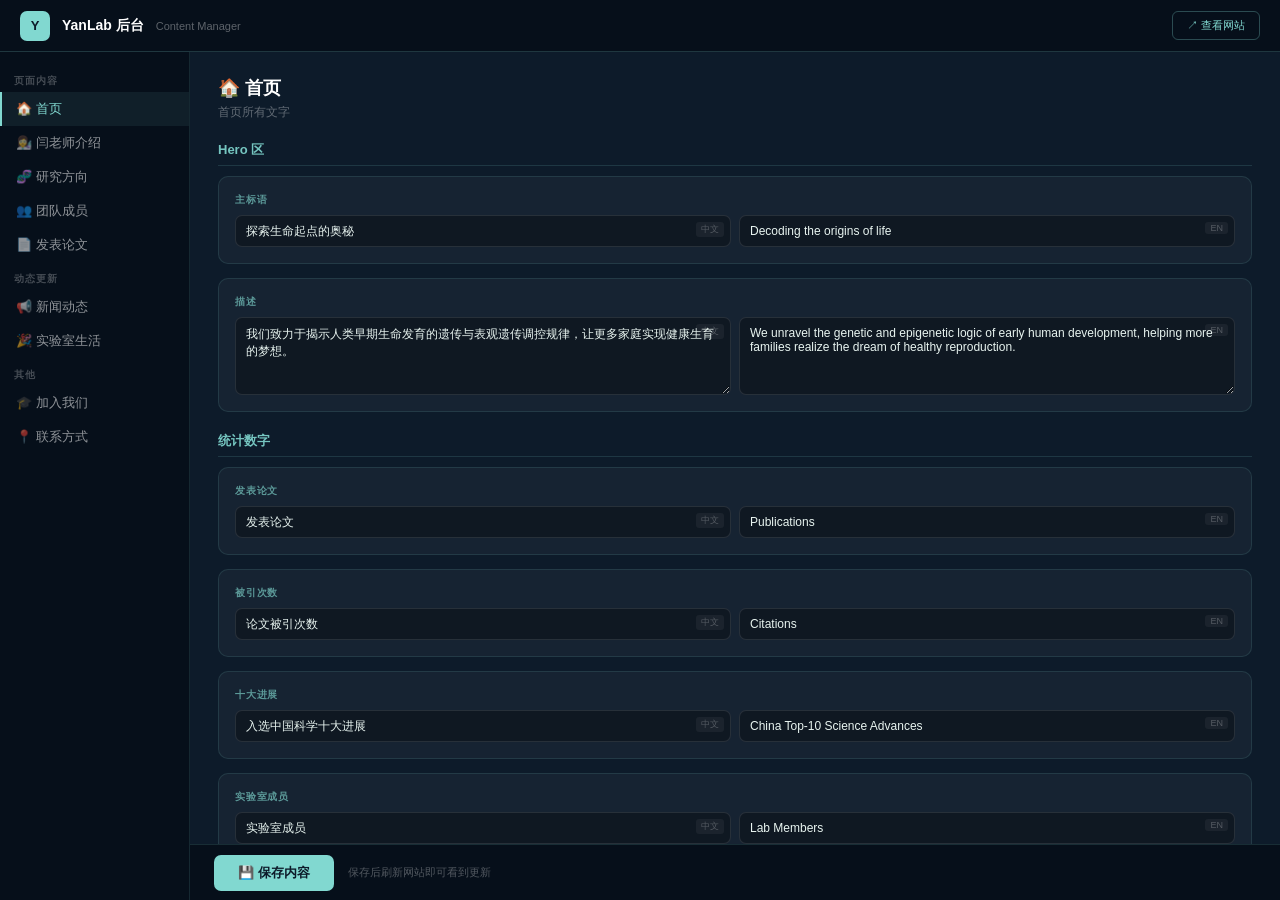
<file: admin.html>
<!DOCTYPE html>
<html lang="zh">
<head>
<meta charset="UTF-8">
<meta name="viewport" content="width=device-width, initial-scale=1.0">
<title>YanLab 后台管理</title>
<style>
html,body{margin:0!important;padding:0!important;width:100%!important;height:100%!important;overflow:hidden!important;font-family:-apple-system,'PingFang SC',sans-serif!important;background:#0D1B2A!important;color:#E8F4F0!important;font-size:14px!important;}
*,*::before,*::after{box-sizing:border-box!important;}
#app{display:flex;flex-direction:column;width:100vw;height:100vh;overflow:hidden;}
#topbar{height:52px;min-height:52px;background:#060F1A;border-bottom:1px solid rgba(129,216,208,0.2);display:flex;align-items:center;padding:0 20px;gap:12px;flex-shrink:0;}
.t-logo{width:30px;height:30px;background:#81D8D0;border-radius:7px;display:flex;align-items:center;justify-content:center;font-weight:700;color:#0D1B2A;font-size:13px;flex-shrink:0;}
.t-title{font-size:14px;font-weight:600;color:#fff;}
.t-sub{font-size:11px;color:rgba(255,255,255,0.35);}
.t-link{margin-left:auto;padding:6px 14px;border-radius:6px;border:1px solid rgba(129,216,208,0.3);background:transparent;color:#81D8D0;font-size:11px;cursor:pointer;text-decoration:none;}
#body{display:flex;flex:1;overflow:hidden;}
#sidebar{width:190px;min-width:190px;background:#060F1A;border-right:1px solid rgba(129,216,208,0.12);overflow-y:auto;flex-shrink:0;padding:12px 0;}
.s-section{font-size:10px;font-weight:600;letter-spacing:0.1em;text-transform:uppercase;color:rgba(255,255,255,0.25);padding:10px 14px 4px;}
.s-item{display:flex;align-items:center;gap:8px;padding:8px 14px;cursor:pointer;font-size:13px;color:rgba(255,255,255,0.55);border-left:2px solid transparent;transition:all 0.12s;white-space:nowrap;}
.s-item:hover{color:#fff;background:rgba(129,216,208,0.06);}
.s-item.on{color:#81D8D0;border-left-color:#81D8D0;background:rgba(129,216,208,0.08);font-weight:500;}
#main{flex:1;display:flex;flex-direction:column;overflow:hidden;min-width:0;}
#editor{flex:1;overflow-y:auto;padding:24px 28px;}
#savebar{height:56px;min-height:56px;background:#060F1A;border-top:1px solid rgba(129,216,208,0.15);display:flex;align-items:center;padding:0 24px;gap:14px;flex-shrink:0;}
#save-btn{padding:9px 24px;border-radius:7px;border:none;cursor:pointer;font-size:13px;font-weight:600;background:#81D8D0;color:#0D1B2A;transition:all 0.2s;font-family:inherit;}
#save-btn:hover{background:#9AE8E0;transform:translateY(-1px);}
.s-hint{font-size:11px;color:rgba(255,255,255,0.3);}
#toast{position:fixed;bottom:70px;right:20px;background:#81D8D0;color:#0D1B2A;padding:10px 18px;border-radius:8px;font-size:13px;font-weight:600;opacity:0;pointer-events:none;transition:opacity 0.25s;z-index:999;}
.pg-title{font-size:18px;font-weight:600;color:#fff;margin-bottom:4px;}
.pg-desc{font-size:12px;color:rgba(255,255,255,0.35);margin-bottom:20px;}
.fg{background:rgba(255,255,255,0.04);border:1px solid rgba(129,216,208,0.12);border-radius:10px;padding:16px;margin-bottom:14px;}
.fl{font-size:10px;font-weight:600;text-transform:uppercase;letter-spacing:0.08em;color:rgba(129,216,208,0.65);margin-bottom:8px;}
.bi{display:grid;grid-template-columns:1fr 1fr;gap:8px;}
.iw{position:relative;}
.il{position:absolute;top:7px;right:7px;font-size:9px;color:rgba(255,255,255,0.25);background:rgba(255,255,255,0.05);padding:1px 5px;border-radius:3px;pointer-events:none;}
textarea,input[type=text]{display:block;width:100%;background:rgba(0,0,0,0.3);border:1px solid rgba(255,255,255,0.1);border-radius:7px;color:#E8F4F0;font-size:12px;padding:8px 10px;font-family:inherit;resize:vertical;transition:border-color 0.15s;margin:0;}
textarea{min-height:72px;}
textarea:focus,input[type=text]:focus{outline:none;border-color:rgba(129,216,208,0.4);}
.card{background:rgba(0,0,0,0.2);border:1px solid rgba(255,255,255,0.08);border-radius:9px;padding:14px;margin-bottom:10px;position:relative;}
.ch{display:flex;align-items:center;gap:8px;margin-bottom:10px;}
.av{width:32px;height:32px;border-radius:50%;background:#81D8D0;display:flex;align-items:center;justify-content:center;font-weight:700;color:#0D1B2A;font-size:13px;flex-shrink:0;overflow:hidden;}
.av img{width:100%;height:100%;object-fit:cover;}
select{background:rgba(0,0,0,0.35);border:1px solid rgba(255,255,255,0.12);border-radius:6px;color:#E8F4F0;font-size:12px;padding:5px 8px;font-family:inherit;}
.xbtn{width:26px;height:26px;border-radius:5px;border:1px solid rgba(232,115,74,0.3);background:transparent;color:rgba(232,115,74,0.65);cursor:pointer;font-size:13px;display:flex;align-items:center;justify-content:center;flex-shrink:0;}
.xbtn:hover{background:rgba(232,115,74,0.12);color:#E8734A;}
.addbtn{width:100%;padding:9px;border:1.5px dashed rgba(129,216,208,0.25);border-radius:7px;background:transparent;color:rgba(129,216,208,0.55);cursor:pointer;font-size:12px;font-family:inherit;transition:all 0.15s;margin-top:4px;}
.addbtn:hover{border-color:rgba(129,216,208,0.55);color:#81D8D0;}
.bt{padding:4px 10px;border-radius:20px;font-size:11px;cursor:pointer;border:1px solid;font-family:inherit;}
.bt-off{border-color:rgba(255,255,255,0.15);color:rgba(255,255,255,0.35);background:transparent;}
.bt-on{border-color:#F5C842;color:#F5C842;background:rgba(245,200,66,0.1);}
.note{background:rgba(245,200,66,0.07);border:1px solid rgba(245,200,66,0.18);border-radius:7px;padding:10px 14px;font-size:11px;color:rgba(245,200,66,0.75);margin-bottom:16px;line-height:1.6;}
.sect{font-size:13px;font-weight:600;color:rgba(129,216,208,0.9);margin:20px 0 10px;padding-bottom:6px;border-bottom:1px solid rgba(129,216,208,0.15);}

/* Image upload drop zone */
.img-drop{border:2px dashed rgba(129,216,208,0.3);border-radius:8px;padding:16px;text-align:center;cursor:pointer;transition:all 0.2s;position:relative;background:rgba(0,0,0,0.15);}
.img-drop:hover,.img-drop.over{border-color:#81D8D0;background:rgba(129,216,208,0.06);}
.img-drop input{position:absolute;inset:0;opacity:0;cursor:pointer;width:100%;height:100%;}
.img-preview{width:100%;max-height:140px;object-fit:cover;border-radius:6px;margin-bottom:8px;display:none;}
.img-drop-text{font-size:11px;color:rgba(255,255,255,0.4);}
.img-drop-icon{font-size:24px;margin-bottom:4px;}

/* Photo card grid layout */
.photo-row{display:grid;grid-template-columns:130px 1fr;gap:12px;align-items:start;}

/* Search bar for publications */
.search-bar{display:flex;gap:8px;margin-bottom:16px;}
.search-bar input{flex:1;}
.search-bar select{width:120px;}

/* Stats chips */
.stat-row{display:flex;gap:8px;margin-bottom:12px;flex-wrap:wrap;}
.stat-chip{background:rgba(129,216,208,0.1);border:1px solid rgba(129,216,208,0.2);border-radius:20px;padding:4px 12px;font-size:11px;color:rgba(129,216,208,0.8);}
</style>
</head>
<body>
<script>window.__ADMIN_PAGE__=true;</script>
<div id="app">
  <div id="topbar">
    <div class="t-logo">Y</div>
    <span class="t-title">YanLab 后台</span>
    <span class="t-sub">Content Manager</span>
    <a href="/index.html" class="t-link" target="_blank">↗ 查看网站</a>
  </div>
  <div id="body">
    <div id="sidebar">
      <div class="s-section">页面内容</div>
      <div class="s-item on" data-p="home">🏠 首页</div>
      <div class="s-item" data-p="pi">👩‍🔬 闫老师介绍</div>
      <div class="s-item" data-p="research">🧬 研究方向</div>
      <div class="s-item" data-p="team">👥 团队成员</div>
      <div class="s-item" data-p="pubs">📄 发表论文</div>
      <div class="s-section">动态更新</div>
      <div class="s-item" data-p="news">📢 新闻动态</div>
      <div class="s-item" data-p="life">🎉 实验室生活</div>
      <div class="s-section">其他</div>
      <div class="s-item" data-p="join">🎓 加入我们</div>
      <div class="s-item" data-p="contact">📍 联系方式</div>
    </div>
    <div id="main">
      <div id="editor"></div>
      <div id="savebar">
        <button id="save-btn" onclick="save()">💾 保存内容</button>
        <span class="s-hint">保存后刷新网站即可看到更新</span>
      </div>
    </div>
  </div>
</div>
<div id="toast">✅ 保存成功！</div>

<script>
// ── Image upload helpers ─────────────────────────────────────
function setupDrop(zoneId, onImage) {
  var zone = document.getElementById(zoneId);
  if (!zone) return;
  var inp = zone.querySelector('input[type=file]');
  var preview = zone.querySelector('.img-preview');
  var txt = zone.querySelector('.img-drop-text');

  function handleFile(file) {
    if (!file || !file.type.startsWith('image/')) return;
    var reader = new FileReader();
    reader.onload = function(e) {
      var b64 = e.target.result;
      if (preview) { preview.src = b64; preview.style.display = 'block'; }
      if (txt) txt.textContent = file.name;
      onImage(b64);
    };
    reader.readAsDataURL(file);
  }

  zone.addEventListener('dragover', function(e){ e.preventDefault(); zone.classList.add('over'); });
  zone.addEventListener('dragleave', function(){ zone.classList.remove('over'); });
  zone.addEventListener('drop', function(e){ e.preventDefault(); zone.classList.remove('over'); handleFile(e.dataTransfer.files[0]); });
  if (inp) inp.addEventListener('change', function(){ handleFile(inp.files[0]); });
}

function imgDropZone(id, currentSrc, onchangeExpr) {
  var hasImg = currentSrc && currentSrc.length > 10;
  return '<div class="img-drop" id="'+id+'">'
    +(hasImg?'<img class="img-preview" style="display:block" src="'+currentSrc+'">'
            :'<img class="img-preview">')
    +'<input type="file" accept="image/*">'
    +'<div class="img-drop-icon">📷</div>'
    +'<div class="img-drop-text">'+(hasImg?'点击或拖拽替换图片':'点击或拖拽上传图片')+'</div>'
    +'</div>'
    +'<script>setupDrop("'+id+'",function(b64){'+onchangeExpr+'});<\/script>';
}

// ── Default data ─────────────────────────────────────────────
var DEF = {
  home:{
    slogan_zh:'探索生命起点的奥秘', slogan_en:'Decoding the origins of life',
    desc_zh:'我们致力于揭示人类早期生命发育的遗传与表观遗传调控规律，让更多家庭实现健康生育的梦想。',
    desc_en:'We unravel the genetic and epigenetic logic of early human development, helping more families realize the dream of healthy reproduction.',
    stats_papers_zh:'发表论文', stats_papers_en:'Publications',
    stats_cited_zh:'论文被引次数', stats_cited_en:'Citations',
    stats_advance_zh:'入选中国科学十大进展', stats_advance_en:'China Top-10 Science Advances',
    stats_members_zh:'实验室成员', stats_members_en:'Lab Members',
    research_title_zh:'我们在探索什么', research_title_en:'What we explore',
    research_desc_zh:'聚焦人类早期胚胎发育、遗传与表观遗传调控，推动辅助生殖技术的科学突破。',
    research_desc_en:'Focusing on human early embryo development, genetic and epigenetic regulation, advancing breakthroughs in assisted reproduction.',
    news_title_zh:'实验室最新动态', news_title_en:'Latest from the lab',
    life_title_zh:'不只是科研，也是家人', life_title_en:"More than research — we're family",
    life_desc_zh:'团建、聚餐、旅行、节日……闫老师带着大家一起工作，也一起生活。',
    life_desc_en:'Team building, dinners, trips, celebrations — Prof. Yan leads us in work and in life.',
    join_title_zh:'我们欢迎有热情的你', join_title_en:'We welcome passionate minds',
    join_desc_zh:'无论你是博士生、硕士生、博士后，还是对生殖发育充满好奇的本科生，都欢迎来聊聊。',
    join_desc_en:"Whether PhD, master's, postdoc, or an undergrad curious about reproductive biology — we'd love to hear from you.",
  },
  pi:{
    name_zh:'闫丽盈', name_en:'Liying Yan',
    title_zh:'研究员 · 博士生导师 · 科研处处长', title_en:'Principal Investigator · PhD Supervisor · Director of Research Office',
    tag1_zh:'国家杰出青年科学基金获得者', tag1_en:'NSFC Distinguished Young Scholar',
    tag2_zh:'辅助生殖教育部重点实验室副主任', tag2_en:'Deputy Director, MOE Key Lab of ART',
    bio_zh:'闫丽盈研究员现任职于北京大学第三医院生殖医学科，担任科研处处长及辅助生殖教育部重点实验室副主任。她是国家杰出青年科学基金获得者，长期致力于人类早期胚胎发育的遗传与表观遗传调控研究。\n\n作为通讯或第一作者，她已在Nature、Cell、Nature Genetics、Molecular Cell等国际顶级期刊发表论文198篇，被引11,791次，入选"中国科学十大进展"。',
    bio_en:'Prof. Liying Yan is a Principal Investigator at the Reproductive Medicine Center, PUTH. She is a recipient of the NSFC Distinguished Young Scholar Award, and has published 198 papers with 11,791 citations in top journals including Nature, Cell, and Nature Genetics. Her work has been selected among China\'s Top-10 Scientific Advances.',
    quote_zh:'请在这里填写闫老师的寄语或座右铭。', quote_en:"A quote from Prof. Yan — to be filled.",
    email:'yanliying@bjmu.edu.cn', photo:'',
  },
  research:{areas:[
    {icon:'🧬',title_zh:'生殖遗传与胚胎诊断',title_en:'Reproductive Genetics & Embryo Diagnosis',desc_zh:'开发基于转录组测序的胚胎着床前遗传学检测新方法，利用滋养外胚层细胞中丰富的mRNA转录拷贝进行突变检测，同步评估胚胎着床潜能，提高单基因病阻断的准确性与适用范围。',desc_en:'Developing novel PGT methods using transcriptome sequencing to simultaneously detect mutations and assess embryo implantation potential.',tag_zh:'胚胎诊断',tag_en:'PGT'},
    {icon:'🔬',title_zh:'表观遗传调控机制',title_en:'Epigenetic Regulation Mechanisms',desc_zh:'系统研究人类早期胚胎及原始生殖细胞发育过程中的DNA甲基化调控机制，解析卵母细胞减数分裂染色体重组的遗传特征。',desc_en:'Systematically studying DNA methylation regulation during human early embryo and primordial germ cell development.',tag_zh:'表观遗传',tag_en:'Epigenetics'},
    {icon:'👶',title_zh:'辅助生殖技术临床转化',title_en:'Translational Assisted Reproduction',desc_zh:'将基础研究成果成功转化为临床应用，包括胚胎植入前单基因疾病诊断、提高疑难不孕患者治疗成功率等，推动辅助生殖技术的精准化与个体化。',desc_en:'Translating basic findings into clinical applications to improve ART success rates.',tag_zh:'临床转化',tag_en:'Clinical Translation'},
  ]},
  team:{members:[
    {name_zh:'闫丽盈',name_en:'Liying Yan',role:'PI',focus_zh:'生殖遗传 · 表观遗传 · 辅助生殖',focus_en:'Reproductive genetics · Epigenetics · ART',email:'yanliying@bjmu.edu.cn',photo:''},
  ]},
  pubs:{papers:[
    // 2026
    {title:'Third-generation sequencing enables accurate preimplantation genetic testing of monogenic defects for de novo variants and incomplete pedigrees',authors:'Fang Y, Wang Y, Zhan Y, [...], Yan L*',journal:'Human Reproduction',year:'2026',doi:'',cover:false,cited:false,advance:false},
    {title:'Multi-omics profiling identifies inosine as a key metabolite associated with embryonic arrest in hydrosalpinx-associated infertility',authors:'Peng Y, Fang Y, Wang N, [...], Qiao J*',journal:'EBioMedicine',year:'2026',doi:'',cover:false,cited:false,advance:false},
    {title:'The dynamic expression pattern of signaling pathways involved in early embryo development',authors:'Song Z, Song S, Wang N, [...], Yuan P*',journal:'Cell Communication and Signaling',year:'2026',doi:'',cover:false,cited:false,advance:false},
    {title:'Ypel5 preserves female fertility by regulating folliculogenesis and oocyte maturation',authors:'Ding L, Guo Q, Li Y, [...], Yan L*',journal:'Cell Death and Differentiation',year:'2026',doi:'',cover:false,cited:false,advance:false},
    {title:'Uridine restores oocyte quality and mitigates female reproductive aging by inhibition of ferroptosis in mice',authors:'Chen J, Shen J, Li D, [...], Qiao J*',journal:'Nature Communications',year:'2026',doi:'',cover:false,cited:false,advance:false},
    {title:'Single-oocyte full-length isoform sequencing unveils the impact of transposable elements on RNA diversity and stability',authors:'Wang Y, Wei W, Liu Y, [...], Yuan P*',journal:'Nature Communications',year:'2026',doi:'',cover:false,cited:false,advance:false},
    {title:'Identification of candidate genes associated with mitotic-origin aneuploidy: a genome-wide association study',authors:'Lyu Z, An J, Song S, [...], Qiao J*',journal:'Journal of Assisted Reproduction and Genetics',year:'2026',doi:'',cover:false,cited:false,advance:false},
    {title:'Ncbp1 deficiency affects morula-to-blastocyst transition through lipid metabolic dysregulation',authors:'Liu Y, He Y, Wang X, [...], Yan L*',journal:'Reproduction',year:'2026',doi:'',cover:false,cited:false,advance:false},
    // 2025
    {title:'Extra X chromosome affects male germ cell development — selected as China Top-10 Science Advance of 2024',authors:'Qiao J*, Yuan P, Yan L*, Wei Y* et al.',journal:'Nature',year:'2025',doi:'',cover:false,cited:false,advance:true},
    {title:'Moving toward totipotency: the molecular and cellular features of totipotent and naive pluripotent stem cells',authors:'Hua L, Peng Y, Yan L, [...], Qiao J*',journal:'Human Reproduction Update',year:'2025',doi:'',cover:false,cited:false,advance:false},
    {title:'Single-cell metabolomics reveals that bisphosphoglycerate mutase influences oocyte maturation through glucose metabolism',authors:'Wang J, Liu Q, Yan Z, [...], Yan L*',journal:'Molecular Human Reproduction',year:'2025',doi:'',cover:false,cited:false,advance:false},
    {title:'Chromosomal segregation and recombination in human sperm cells from reciprocal translocation carriers',authors:'Yang Y, Yang M, Shao M, [...], Yan Z*',journal:'Journal of Assisted Reproduction and Genetics',year:'2025',doi:'',cover:false,cited:false,advance:false},
    {title:'RRS1 regulates proliferation, migration, and invasion of HTR-8/SVneo human trophoblasts',authors:'Wu Y, Li Y, Wang J, [...], Yuan P*',journal:'Frontiers of Medicine',year:'2025',doi:'',cover:false,cited:false,advance:false},
  ]},
  news:{items:[
    {date:'2025-03-27',
     title_zh:'团队研究成果入选"2024年度中国科学十大进展"',
     title_en:"Team research selected as one of China's Top-10 Science Advances of 2024",
     desc_zh:'北京大学乔杰、袁鹏、闫丽盈、魏瑗等从多维度揭示了额外X染色体影响男性生殖细胞发育的机制，为克氏综合征患者不育的发病机制及早期治疗提供了重要依据。研究成果于2025年3月27日在2025中关村论坛年会上获颁"2024年度中国科学十大进展"奖。',
     desc_en:"The team's research on how extra X chromosomes affect male germ cell development in Klinefelter syndrome was recognized at the 2025 ZGC Forum as one of China's Top-10 Science Advances of 2024.",
     tag_zh:'重大荣誉',tag_en:'Major Award',photo:''},
    {date:'2024-06-20',
     title_zh:'团队在Advanced Science发表胚胎诊断新成果',
     title_en:'Team publishes embryo diagnostic method in Advanced Science',
     desc_zh:'基于RNA转录组测序实现胚胎单基因病诊断与着床潜能同步评估。',
     desc_en:'Concurrent preimplantation genetic testing and competence assessment via transcriptome sequencing.',
     tag_zh:'论文发表',tag_en:'Publication',photo:''},
  ]},
  life:{
    title_zh:'不只是科研，也是家人', title_en:"More than research — we're family",
    desc_zh:'团建、聚餐、旅行、节日、毕业……每一刻都值得被记录。',
    desc_en:'Team activities, dinners, trips, celebrations, graduations — every moment worth remembering.',
    trad_title_zh:'我们的小传统', trad_title_en:'Our little traditions',
    traditions:[
      {emoji:'🏕️',name_zh:'年度团建',name_en:'Annual Retreat',desc_zh:'每年一次，一起出游放松，增进感情。',desc_en:'Once a year, we travel together to relax and bond.'},
      {emoji:'🎂',name_zh:'生日惊喜',name_en:'Birthday Surprises',desc_zh:'每个成员的生日都会被记住，闫老师总会送上惊喜。',desc_en:"Every member's birthday is remembered — Prof. Yan always has a surprise."},
      {emoji:'🎓',name_zh:'毕业庆典',name_en:'Graduation Celebration',desc_zh:'送别每一位毕业生，留住最美好的回忆。',desc_en:'Celebrating each graduate and preserving the most beautiful memories.'},
      {emoji:'🥢',name_zh:'实验室聚餐',name_en:'Lab Dinners',desc_zh:'节日、新生入学、项目完成……总有理由一起吃饭。',desc_en:'Holidays, new members, project completions — always a reason to dine together.'},
      {emoji:'✈️',name_zh:'学术会议',name_en:'Conferences',desc_zh:'一起出席学术会议，顺道探索新城市。',desc_en:'Attending conferences together and exploring new cities along the way.'},
    ],
    photos:[
      {url:'',caption_zh:'2025中关村论坛 — 获颁中国科学十大进展',caption_en:'2025 ZGC Forum — China Top-10 Science Advances Award'},
      {url:'',caption_zh:'北医三院生殖医学中心团队合影',caption_en:'Reproductive Medicine Center team photo'},
      {url:'',caption_zh:'中关村论坛获奖合影',caption_en:'Award ceremony at ZGC Forum'},
    ]
  },
  join:{
    page_title_zh:'和我们一起探索生命的奥秘', page_title_en:"Explore life's mysteries with us",
    intro_zh:'我们欢迎充满好奇心、勤奋踏实的伙伴加入。无论你处于学术生涯的哪个阶段，都真诚欢迎你来聊聊。',
    intro_en:"We welcome curious, dedicated people at any stage of their academic career.",
    postdoc_req_zh:'生命科学相关方向博士学位\n良好的英文写作与沟通能力\n对生殖遗传/表观遗传有浓厚兴趣\n具备独立科研能力',
    postdoc_req_en:'PhD in life sciences or related fields\nStrong English writing and communication\nStrong interest in reproductive genetics/epigenetics\nAbility to conduct independent research',
    phd_req_zh:'生命科学/医学相关背景\n对基础研究有热情与执着\n具备良好的学习与沟通能力',
    phd_req_en:'Background in life sciences / medicine\nPassion and perseverance for basic research\nGood learning and communication skills',
    master_req_zh:'相关专业本科背景\n认真踏实，有科研探索精神\n欢迎推免直博同学咨询',
    master_req_en:'Relevant undergraduate background\nDiligent and curious about scientific exploration',
    cta_zh:'感兴趣？直接联系我们！', cta_en:'Interested? Reach out directly!',
    cta_desc_zh:'请将个人简历和一封简短的自我介绍发送至闫老师邮箱。我们会认真阅读每一封邮件。',
    cta_desc_en:"Send your CV and a brief self-introduction to Prof. Yan's email. We read every message carefully.",
  },
  contact:{
    page_title_zh:'随时欢迎联系', page_title_en:"We'd love to hear from you",
    page_desc_zh:'无论是学术合作、招聘咨询，还是只是想了解我们的研究，都欢迎来信。',
    page_desc_en:'Whether for academic collaboration, joining the lab, or simply learning about our research — write to us.',
    email:'yanliying@bjmu.edu.cn',
    address_zh:'北京市海淀区花园北路49号\n北京大学第三医院 生殖医学科\n邮编：100191',
    address_en:'49 North Garden Road, Haidian District\nReproductive Medicine Center, PUTH\nBeijing 100191, China',
    dept_zh:'北京大学第三医院（北医三院）', dept_en:'Peking University Third Hospital (PUTH)',
    transit_zh:'🚇 地铁：4号线/16号线 海淀黄庄站，步行约15分钟\n🚌 公交：多路公交直达北医三院站',
    transit_en:'🚇 Metro: Line 4/16, Haidian Huangzhuang Station, ~15 min walk\n🚌 Bus: Multiple routes to PUTH stop',
  }
};

var S = JSON.parse(localStorage.getItem('yanlab_cms')||'null') || JSON.parse(JSON.stringify(DEF));
function merge(t,s){for(var k in s){if(!(k in t))t[k]=JSON.parse(JSON.stringify(s[k]));else if(typeof s[k]==='object'&&!Array.isArray(s[k])&&s[k]!==null&&typeof t[k]==='object')merge(t[k],s[k]);}}
merge(S,DEF);

var cur='home';
function v(x){return(x||'').replace(/&/g,'&amp;').replace(/"/g,'&quot;').replace(/</g,'&lt;');}
function inp(val,expr,ph,multi,rows){var h=rows?rows*26:72;if(multi)return'<textarea style="min-height:'+h+'px" oninput="'+expr+'" placeholder="'+(ph||'')+'">'+( val||'')+'</textarea>';return'<input type="text" value="'+v(val)+'" oninput="'+expr+'" placeholder="'+(ph||'')+'">';}
function bi(lbl,vzh,ven,ezh,een,multi,rows){return'<div class="fg"><div class="fl">'+lbl+'</div><div class="bi"><div class="iw">'+inp(vzh,ezh,'中文...',multi,rows)+'<span class="il">中文</span></div><div class="iw">'+inp(ven,een,'English...',multi,rows)+'<span class="il">EN</span></div></div></div>';}
function si(lbl,val,expr,ph){return'<div class="fg"><div class="fl">'+lbl+'</div>'+inp(val,expr,ph)+'</div>';}

// ── Page renders ─────────────────────────────────────────────
var PAGES = {
  home:function(){var h=S.home;return'<div class="pg-title">🏠 首页</div><div class="pg-desc">首页所有文字</div><div class="sect">Hero 区</div>'+bi('主标语',h.slogan_zh,h.slogan_en,"S.home.slogan_zh=this.value","S.home.slogan_en=this.value")+bi('描述',h.desc_zh,h.desc_en,"S.home.desc_zh=this.value","S.home.desc_en=this.value",true,3)+'<div class="sect">统计数字</div>'+bi('发表论文',h.stats_papers_zh,h.stats_papers_en,"S.home.stats_papers_zh=this.value","S.home.stats_papers_en=this.value")+bi('被引次数',h.stats_cited_zh,h.stats_cited_en,"S.home.stats_cited_zh=this.value","S.home.stats_cited_en=this.value")+bi('十大进展',h.stats_advance_zh,h.stats_advance_en,"S.home.stats_advance_zh=this.value","S.home.stats_advance_en=this.value")+bi('实验室成员',h.stats_members_zh,h.stats_members_en,"S.home.stats_members_zh=this.value","S.home.stats_members_en=this.value")+'<div class="sect">其他版块预览文字</div>'+bi('研究标题',h.research_title_zh,h.research_title_en,"S.home.research_title_zh=this.value","S.home.research_title_en=this.value")+bi('研究描述',h.research_desc_zh,h.research_desc_en,"S.home.research_desc_zh=this.value","S.home.research_desc_en=this.value",true)+bi('新闻标题',h.news_title_zh,h.news_title_en,"S.home.news_title_zh=this.value","S.home.news_title_en=this.value")+bi('Lab Life标题',h.life_title_zh,h.life_title_en,"S.home.life_title_zh=this.value","S.home.life_title_en=this.value")+bi('Lab Life描述',h.life_desc_zh,h.life_desc_en,"S.home.life_desc_zh=this.value","S.home.life_desc_en=this.value",true)+bi('加入标题',h.join_title_zh,h.join_title_en,"S.home.join_title_zh=this.value","S.home.join_title_en=this.value")+bi('加入描述',h.join_desc_zh,h.join_desc_en,"S.home.join_desc_zh=this.value","S.home.join_desc_en=this.value",true);},

  pi:function(){var p=S.pi;
    var hasPhoto=p.photo&&p.photo.length>10;
    return'<div class="pg-title">👩‍🔬 闫老师介绍</div><div class="pg-desc">PI页面所有内容</div><div class="sect">头像照片</div>'
      +'<div class="fg"><div class="fl">闫老师照片（拖拽或点击上传）</div>'
      +(hasPhoto?'<img src="'+p.photo+'" style="max-height:160px;border-radius:8px;margin-bottom:8px;display:block;">':'')
      +'<div class="img-drop" id="pi-photo-drop"><input type="file" accept="image/*"><div class="img-drop-icon">📷</div><div class="img-drop-text">'+(hasPhoto?'点击替换照片':'点击或拖拽上传照片')+'</div></div></div>'
      +'<script>setupDrop("pi-photo-drop",function(b64){S.pi.photo=b64;render();});<\/script>'
      +'<div class="sect">基本信息</div>'
      +bi('姓名',p.name_zh,p.name_en,"S.pi.name_zh=this.value","S.pi.name_en=this.value")
      +bi('职称',p.title_zh,p.title_en,"S.pi.title_zh=this.value","S.pi.title_en=this.value")
      +bi('标签1',p.tag1_zh,p.tag1_en,"S.pi.tag1_zh=this.value","S.pi.tag1_en=this.value")
      +bi('标签2',p.tag2_zh,p.tag2_en,"S.pi.tag2_zh=this.value","S.pi.tag2_en=this.value")
      +si('联系邮箱',p.email,"S.pi.email=this.value")
      +'<div class="sect">简介与寄语</div>'
      +bi('个人简介',p.bio_zh,p.bio_en,"S.pi.bio_zh=this.value","S.pi.bio_en=this.value",true,6)
      +bi('寄语/座右铭',p.quote_zh,p.quote_en,"S.pi.quote_zh=this.value","S.pi.quote_en=this.value",true);
  },

  research:function(){var r=S.research;return'<div class="pg-title">🧬 研究方向</div><div class="pg-desc">三大研究方向</div>'+r.areas.map(function(a,i){return'<div class="sect">'+a.icon+' 方向'+(i+1)+'</div>'+bi('标题',a.title_zh,a.title_en,"S.research.areas["+i+"].title_zh=this.value","S.research.areas["+i+"].title_en=this.value")+bi('描述',a.desc_zh,a.desc_en,"S.research.areas["+i+"].desc_zh=this.value","S.research.areas["+i+"].desc_en=this.value",true,3)+bi('标签',a.tag_zh,a.tag_en,"S.research.areas["+i+"].tag_zh=this.value","S.research.areas["+i+"].tag_en=this.value");}).join('');},

  team:function(){return'<div class="pg-title">👥 团队成员</div><div class="pg-desc">所有成员信息，头像支持拖拽上传</div><div id="ml">'+S.team.members.map(mc).join('')+'</div><button class="addbtn" onclick="addM()">＋ 添加成员</button>';},

  pubs:function(){
    var total=S.pubs.papers.length;
    var byY={};S.pubs.papers.forEach(function(p){var y=p.year||'?';if(!byY[y])byY[y]=0;byY[y]++;});
    var ykeys=Object.keys(byY).sort(function(a,b){return b-a;});
    var stats='<div class="stat-row">'+ykeys.map(function(y){return'<span class="stat-chip">'+y+'年：'+byY[y]+'篇</span>';}).join('')+'<span class="stat-chip">共'+total+'篇</span></div>';
    return'<div class="pg-title">📄 发表论文</div><div class="pg-desc">点击徽章标记封面/高被引/十大进展</div>'+stats+'<div id="pl">'+S.pubs.papers.map(pc).join('')+'</div><button class="addbtn" onclick="addP()">＋ 添加论文</button>';
  },

  news:function(){return'<div class="pg-title">📢 新闻动态</div><div class="pg-desc">最新的放最上面，照片支持拖拽上传</div><div id="nl">'+S.news.items.map(nc).join('')+'</div><button class="addbtn" onclick="addN()">＋ 添加动态</button>';},

  life:function(){var l=S.life;return'<div class="pg-title">🎉 实验室生活</div><div class="pg-desc">照片墙和实验室传统，照片直接拖拽上传</div><div class="sect">页面标题</div>'+bi('大标题',l.title_zh,l.title_en,"S.life.title_zh=this.value","S.life.title_en=this.value")+bi('描述',l.desc_zh,l.desc_en,"S.life.desc_zh=this.value","S.life.desc_en=this.value",true)+'<div class="sect">实验室传统</div>'+bi('版块标题',l.trad_title_zh,l.trad_title_en,"S.life.trad_title_zh=this.value","S.life.trad_title_en=this.value")+l.traditions.map(function(t,i){return'<div class="card"><div style="font-size:20px;margin-bottom:8px;">'+t.emoji+'</div><div class="bi" style="margin-bottom:7px;"><input type="text" value="'+v(t.name_zh)+'" placeholder="名称中文" oninput="S.life.traditions['+i+'].name_zh=this.value"><input type="text" value="'+v(t.name_en)+'" placeholder="Name EN" oninput="S.life.traditions['+i+'].name_en=this.value"></div><div class="bi"><textarea oninput="S.life.traditions['+i+'].desc_zh=this.value" style="min-height:52px;">'+( t.desc_zh||'')+'</textarea><textarea oninput="S.life.traditions['+i+'].desc_en=this.value" style="min-height:52px;">'+( t.desc_en||'')+'</textarea></div></div>';}).join('')+'<div class="sect">照片墙</div><div id="ll">'+l.photos.map(lc).join('')+'</div><button class="addbtn" onclick="addL()">＋ 添加照片</button>';},

  join:function(){var j=S.join;return'<div class="pg-title">🎓 加入我们</div><div class="pg-desc">招生页面所有文字</div>'+bi('页面标题',j.page_title_zh,j.page_title_en,"S.join.page_title_zh=this.value","S.join.page_title_en=this.value")+bi('欢迎语',j.intro_zh,j.intro_en,"S.join.intro_zh=this.value","S.join.intro_en=this.value",true)+'<div class="sect">博士后要求</div>'+bi('要求（每行一条）',j.postdoc_req_zh,j.postdoc_req_en,"S.join.postdoc_req_zh=this.value","S.join.postdoc_req_en=this.value",true,4)+'<div class="sect">博士生要求</div>'+bi('要求',j.phd_req_zh,j.phd_req_en,"S.join.phd_req_zh=this.value","S.join.phd_req_en=this.value",true,3)+'<div class="sect">硕士生要求</div>'+bi('要求',j.master_req_zh,j.master_req_en,"S.join.master_req_zh=this.value","S.join.master_req_en=this.value",true,3)+'<div class="sect">号召行动</div>'+bi('标题',j.cta_zh,j.cta_en,"S.join.cta_zh=this.value","S.join.cta_en=this.value")+bi('描述',j.cta_desc_zh,j.cta_desc_en,"S.join.cta_desc_zh=this.value","S.join.cta_desc_en=this.value",true);},

  contact:function(){var c=S.contact;return'<div class="pg-title">📍 联系方式</div><div class="pg-desc">联系页面所有文字</div>'+bi('页面标题',c.page_title_zh,c.page_title_en,"S.contact.page_title_zh=this.value","S.contact.page_title_en=this.value")+bi('描述',c.page_desc_zh,c.page_desc_en,"S.contact.page_desc_zh=this.value","S.contact.page_desc_en=this.value",true)+si('电子邮箱',c.email,"S.contact.email=this.value")+bi('地址',c.address_zh,c.address_en,"S.contact.address_zh=this.value","S.contact.address_en=this.value",true,3)+bi('所属机构',c.dept_zh,c.dept_en,"S.contact.dept_zh=this.value","S.contact.dept_en=this.value")+bi('交通信息',c.transit_zh,c.transit_en,"S.contact.transit_zh=this.value","S.contact.transit_en=this.value",true,3);}
};

// ── Card builders ─────────────────────────────────────────────
function mc(m,i){
  var hasPhoto=m.photo&&m.photo.length>10;
  var avContent=hasPhoto?'<img src="'+m.photo+'" style="width:100%;height:100%;object-fit:cover;border-radius:50%;">':(m.name_zh||'?')[0];
  return'<div class="card"><div class="ch"><div class="av">'+avContent+'</div><input type="text" value="'+v(m.name_zh||'')+'" placeholder="中文姓名" oninput="S.team.members['+i+'].name_zh=this.value;document.querySelector(\'#ml .card:nth-child('+(i+1)+') .av\').textContent=this.value[0]||\'?\';" style="flex:1;"><select onchange="S.team.members['+i+'].role=this.value">'+['PI','Postdoc','PhD','Master','Undergrad','Staff'].map(function(r){return'<option '+(m.role===r?'selected':'')+'>'+r+'</option>';}).join('')+'</select><button class="xbtn" onclick="S.team.members.splice('+i+',1);render()">✕</button></div>'
    +'<div class="bi" style="margin-bottom:7px;"><input type="text" value="'+v(m.name_en||'')+'" placeholder="English name" oninput="S.team.members['+i+'].name_en=this.value"><input type="text" value="'+v(m.email||'')+'" placeholder="Email" oninput="S.team.members['+i+'].email=this.value"></div>'
    +'<div class="bi" style="margin-bottom:7px;"><input type="text" value="'+v(m.focus_zh||'')+'" placeholder="研究方向（中文）" oninput="S.team.members['+i+'].focus_zh=this.value"><input type="text" value="'+v(m.focus_en||'')+'" placeholder="Research focus (EN)" oninput="S.team.members['+i+'].focus_en=this.value"></div>'
    +'<div class="fl" style="margin-top:10px;">头像（拖拽或点击上传）</div>'
    +'<div class="img-drop" id="member-photo-'+i+'"><input type="file" accept="image/*"><div class="img-drop-icon">📷</div><div class="img-drop-text">'+(hasPhoto?'点击替换':'点击或拖拽上传头像')+'</div></div>'
    +'<script>setupDrop("member-photo-'+i+'",function(b64){S.team.members['+i+'].photo=b64;render();});<\/script>'
    +'</div>';
}

function pc(p,i){
  var t=function(k,l){return'<button class="bt '+(p[k]?'bt-on':'bt-off')+'" onclick="S.pubs.papers['+i+'].'+k+'=!S.pubs.papers['+i+'].'+k+';render()">'+l+'</button>';};
  var borderColor=p.advance?'#F5C842':p.cited?'#E8734A':p.cover?'#81D8D0':'rgba(255,255,255,0.08)';
  return'<div class="card" style="border-left:3px solid '+borderColor+'">'
    +'<div style="display:flex;gap:6px;flex-wrap:wrap;align-items:center;margin-bottom:10px;">'+t('cover','📰 封面')+t('cited','🔥 高被引')+t('advance','🏆 十大进展')+'<button class="xbtn" style="margin-left:auto;" onclick="S.pubs.papers.splice('+i+',1);render()">✕</button></div>'
    +'<input type="text" value="'+v(p.title||'')+'" placeholder="论文标题" oninput="S.pubs.papers['+i+'].title=this.value" style="margin-bottom:7px;">'
    +'<input type="text" value="'+v(p.authors||'')+'" placeholder="作者列表（通讯作者用*标注）" oninput="S.pubs.papers['+i+'].authors=this.value" style="margin-bottom:7px;">'
    +'<div class="bi" style="margin-bottom:7px;"><input type="text" value="'+v(p.journal||'')+'" placeholder="期刊" oninput="S.pubs.papers['+i+'].journal=this.value"><input type="text" value="'+v(p.year||'')+'" placeholder="年份" style="max-width:80px;" oninput="S.pubs.papers['+i+'].year=this.value"></div>'
    +'<input type="text" value="'+v(p.doi||'')+'" placeholder="DOI链接（可选）" oninput="S.pubs.papers['+i+'].doi=this.value">'
    +'</div>';
}

function nc(n,i){
  var hasPhoto=n.photo&&n.photo.length>10;
  return'<div class="card">'
    +'<div style="display:flex;gap:6px;align-items:center;margin-bottom:8px;"><input type="text" value="'+v(n.date||'')+'" placeholder="2025-03-27" oninput="S.news.items['+i+'].date=this.value" style="width:120px;flex-shrink:0;"><input type="text" value="'+v(n.tag_zh||'')+'" placeholder="标签中文" oninput="S.news.items['+i+'].tag_zh=this.value"><input type="text" value="'+v(n.tag_en||'')+'" placeholder="Tag EN" oninput="S.news.items['+i+'].tag_en=this.value"><button class="xbtn" onclick="S.news.items.splice('+i+',1);render()">✕</button></div>'
    +'<div class="bi" style="margin-bottom:7px;"><input type="text" value="'+v(n.title_zh||'')+'" placeholder="标题（中文）" oninput="S.news.items['+i+'].title_zh=this.value"><input type="text" value="'+v(n.title_en||'')+'" placeholder="Title (EN)" oninput="S.news.items['+i+'].title_en=this.value"></div>'
    +'<div class="bi" style="margin-bottom:10px;"><textarea oninput="S.news.items['+i+'].desc_zh=this.value" placeholder="简介（中文）" style="min-height:56px;">'+( n.desc_zh||'')+'</textarea><textarea oninput="S.news.items['+i+'].desc_en=this.value" placeholder="Description (EN)" style="min-height:56px;">'+( n.desc_en||'')+'</textarea></div>'
    +'<div class="fl">配图（可选，拖拽上传）</div>'
    +(hasPhoto?'<img src="'+n.photo+'" style="max-height:100px;border-radius:6px;margin-bottom:6px;display:block;">':'')
    +'<div class="img-drop" id="news-photo-'+i+'"><input type="file" accept="image/*"><div class="img-drop-icon">📷</div><div class="img-drop-text">'+(hasPhoto?'点击替换图片':'点击或拖拽上传配图（可选）')+'</div></div>'
    +'<script>setupDrop("news-photo-'+i+'",function(b64){S.news.items['+i+'].photo=b64;render();});<\/script>'
    +'</div>';
}

function lc(p,i){
  var hasPhoto=p.url&&p.url.length>10;
  return'<div class="card"><div class="photo-row">'
    +'<div>'+(hasPhoto?'<img src="'+p.url+'" style="width:130px;height:100px;object-fit:cover;border-radius:7px;margin-bottom:6px;display:block;">':'')
    +'<div class="img-drop" id="life-photo-'+i+'" style="min-height:80px;"><input type="file" accept="image/*"><div class="img-drop-icon" style="font-size:18px;">📷</div><div class="img-drop-text" style="font-size:10px;">'+(hasPhoto?'替换':'拖拽上传')+'</div></div>'
    +'<script>setupDrop("life-photo-'+i+'",function(b64){S.life.photos['+i+'].url=b64;render();});<\/script></div>'
    +'<div><div class="bi"><input type="text" value="'+v(p.caption_zh||'')+'" placeholder="说明（中文）" oninput="S.life.photos['+i+'].caption_zh=this.value"><input type="text" value="'+v(p.caption_en||'')+'" placeholder="Caption (EN)" oninput="S.life.photos['+i+'].caption_en=this.value"></div></div>'
    +'</div><button class="xbtn" style="position:absolute;right:10px;top:10px;" onclick="S.life.photos.splice('+i+',1);render()">✕</button></div>';
}

function addM(){S.team.members.push({name_zh:'新成员',name_en:'New member',role:'PhD',focus_zh:'',focus_en:'',email:'',photo:''});render();}
function addP(){S.pubs.papers.unshift({title:'',authors:'',journal:'',year:new Date().getFullYear()+'',doi:'',cover:false,cited:false,advance:false});render();}
function addN(){S.news.items.unshift({date:new Date().toISOString().slice(0,10),title_zh:'',title_en:'',desc_zh:'',desc_en:'',tag_zh:'实验室动态',tag_en:'Lab Update',photo:''});render();}
function addL(){S.life.photos.push({url:'',caption_zh:'',caption_en:''});render();}

function render(){document.getElementById('editor').innerHTML=PAGES[cur]();}
function save(){
  try{localStorage.setItem('yanlab_cms',JSON.stringify(S));}
  catch(e){alert('存储空间不足！图片过多或过大。请减少图片数量或压缩图片后重试。');return;}
  var t=document.getElementById('toast');t.style.opacity='1';setTimeout(function(){t.style.opacity='0';},2200);
}

document.querySelectorAll('.s-item').forEach(function(el){
  el.addEventListener('click',function(){
    cur=el.dataset.p;
    document.querySelectorAll('.s-item').forEach(function(x){x.classList.remove('on');});
    el.classList.add('on');render();
    document.getElementById('editor').scrollTop=0;
  });
});

render();
var saved=localStorage.getItem('yanlab_cms');
if(saved){try{var parsed=JSON.parse(saved);merge(parsed,DEF);S=parsed;render();}catch(e){}}
</script>
</body>
</html>
</file>
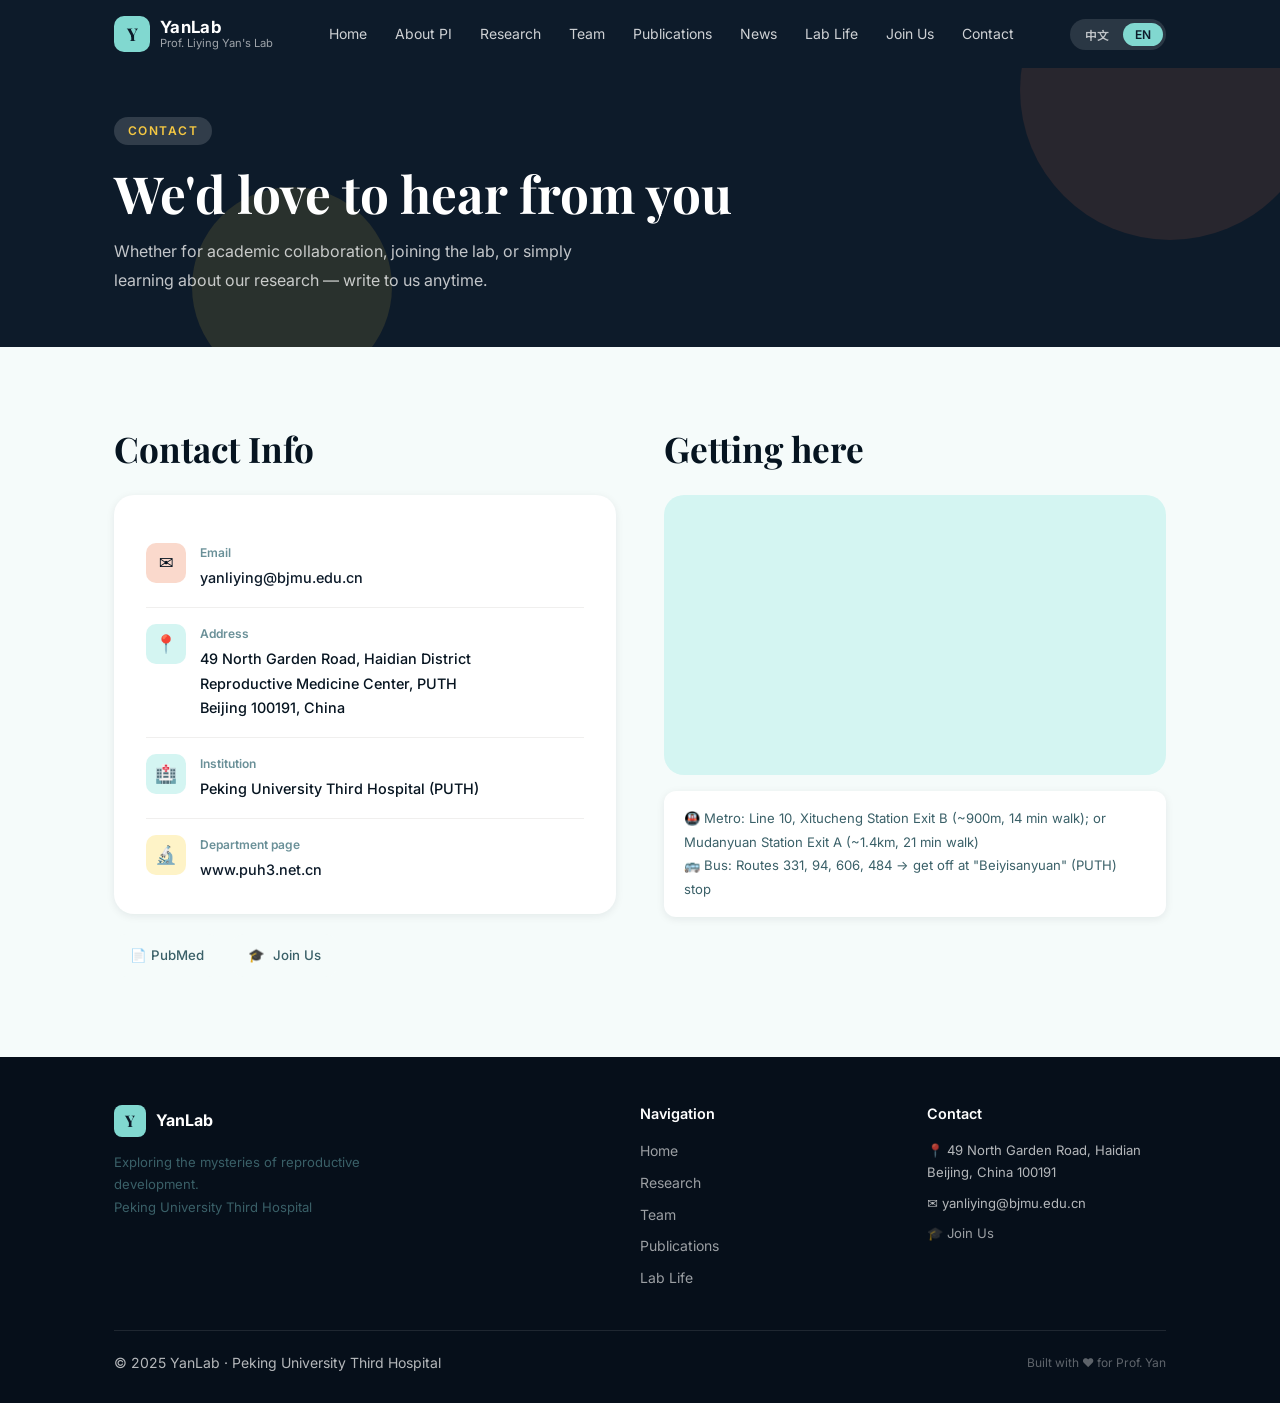
<file: pages/contact.html>
<!DOCTYPE html>
<html lang="zh">
<head>
  <meta charset="UTF-8">
  <meta name="viewport" content="width=device-width, initial-scale=1.0">
  <title>联系我们 · YanLab</title>
  <link rel="preconnect" href="https://fonts.googleapis.com">
  <link rel="preconnect" href="https://fonts.gstatic.com" crossorigin>
  <link href="https://fonts.googleapis.com/css2?family=Playfair+Display:wght@400;700&family=Inter:wght@400;500;600&family=Noto+Sans+SC:wght@400;500;700&family=Noto+Serif+SC:wght@400;700&display=swap" rel="stylesheet">
  <link rel="stylesheet" href="../css/style.css">
  <style>
    .page-hero {
      padding: calc(var(--nav-height) + 48px) 0 52px;
      background: var(--nav-bg);
      position: relative; overflow: hidden;
    }
    .page-hero h1 { color:#fff; }
    .page-hero p { color:rgba(255,255,255,0.75);max-width:520px; }
    .page-hero .blob { position:absolute;border-radius:50%;opacity:0.12; }

    .contact-grid { display:grid;grid-template-columns:1fr 1fr;gap:48px;align-items:start; }

    .contact-info-card {
      background:var(--white); border-radius:var(--radius-lg);
      padding:32px; box-shadow:var(--shadow-sm);
    }
    .contact-row {
      display:flex; align-items:flex-start; gap:14px;
      padding:16px 0; border-bottom:1px solid rgba(44,36,22,0.07);
    }
    .contact-row:last-child { border-bottom:none;padding-bottom:0; }
    .contact-icon {
      width:40px;height:40px;border-radius:10px;flex-shrink:0;
      display:flex;align-items:center;justify-content:center;font-size:1.1rem;
    }
    .contact-label { font-size:0.75rem;font-weight:600;color:var(--text-light);margin-bottom:3px; }
    .contact-value { font-size:0.9rem;color:var(--text-dark);font-weight:500; }
    .contact-value a { color:var(--blue); }
    .contact-value a:hover { text-decoration:underline; }

    /* map placeholder */
    .map-placeholder {
      background:var(--blue-light); border-radius:var(--radius-lg);
      height:280px; display:flex;align-items:center;justify-content:center;
      color:var(--blue); flex-direction:column; gap:8px; font-size:0.85rem; text-align:center;
      overflow:hidden; position:relative; padding:0;
    }
    .map-placeholder iframe { width:100%; height:100%; border:0; display:block; }

    .social-links { display:flex;gap:12px;margin-top:20px;flex-wrap:wrap; }
    .social-link {
      display:flex;align-items:center;gap:8px;
      background:var(--cream); border-radius:var(--radius-md);
      padding:10px 16px; font-size:0.83rem;color:var(--text-mid);
      transition: background 0.2s, color 0.2s;
      font-weight:500;
    }
    .social-link:hover { background:var(--nav-bg);color:#fff; }

    @media(max-width:768px){ .contact-grid { grid-template-columns:1fr; } }
  </style>
</head>
<body class="lang-zh">
  <script src="../js/nav-footer.js"></script>

  <div class="page-hero">
    <div class="blob" style="width:300px;height:300px;background:var(--coral);top:-60px;right:-40px;"></div>
    <div class="blob" style="width:200px;height:200px;background:var(--gold);bottom:-40px;left:15%;"></div>
    <div class="container" style="position:relative;z-index:1;">
      <span class="section-tag" style="background:rgba(255,255,255,0.15);color:var(--gold);">
        <span data-zh>联系我们</span><span data-en>Contact</span>
      </span>
      <h1><span data-zh>随时欢迎联系</span><span data-en>We'd love to hear from you</span></h1>
      <p style="margin-top:12px;">
        <span data-zh>无论是学术合作、招聘咨询，还是只是想了解我们的研究，都欢迎来信。</span>
        <span data-en>Whether for academic collaboration, joining the lab, or simply learning about our research — write to us anytime.</span>
      </p>
    </div>
  </div>

  <section class="section">
    <div class="container">
      <div class="contact-grid">

        <div class="reveal">
          <h2 style="margin-bottom:24px;"><span data-zh>联系方式</span><span data-en>Contact Info</span></h2>
          <div class="contact-info-card">
            <div class="contact-row">
              <div class="contact-icon" style="background:var(--coral-light);">✉️</div>
              <div>
                <div class="contact-label"><span data-zh>电子邮件</span><span data-en>Email</span></div>
                <div class="contact-value"><a href="mailto:yanliying@bjmu.edu.cn">yanliying@bjmu.edu.cn</a></div>
              </div>
            </div>
            <div class="contact-row">
              <div class="contact-icon" style="background:var(--mint-light);">📍</div>
              <div>
                <div class="contact-label"><span data-zh>地址</span><span data-en>Address</span></div>
                <div class="contact-value">
                  <span data-zh>北京市海淀区花园北路49号<br>北京大学第三医院 生殖医学科<br>邮编：100191</span>
                  <span data-en>49 North Garden Road, Haidian District<br>Reproductive Medicine Center, PUTH<br>Beijing 100191, China</span>
                </div>
              </div>
            </div>
            <div class="contact-row">
              <div class="contact-icon" style="background:var(--blue-light);">🏥</div>
              <div>
                <div class="contact-label"><span data-zh>所在机构</span><span data-en>Institution</span></div>
                <div class="contact-value">
                  <span data-zh>北京大学第三医院（北医三院）</span>
                  <span data-en>Peking University Third Hospital (PUTH)</span>
                </div>
              </div>
            </div>
            <div class="contact-row">
              <div class="contact-icon" style="background:var(--gold-light);">🔬</div>
              <div>
                <div class="contact-label"><span data-zh>实验室主页</span><span data-en>Department page</span></div>
                <div class="contact-value">
                  <a href="https://www.puh3.net.cn" target="_blank">www.puh3.net.cn</a>
                </div>
              </div>
            </div>
          </div>

          <div class="social-links">
            <a href="https://pubmed.ncbi.nlm.nih.gov/?term=Yan+Liying%5Bauthor%5D" target="_blank" class="social-link">
              📄 PubMed
            </a>
            <a href="/pages/joinus.html" class="social-link">
              🎓 <span data-zh>加入我们</span><span data-en>Join Us</span>
            </a>
          </div>
        </div>

        <div class="reveal" style="transition-delay:0.1s;">
          <h2 style="margin-bottom:24px;"><span data-zh>如何到达</span><span data-en>Getting here</span></h2>
          <div class="map-placeholder">
            <iframe src="https://api.map.baidu.com/geocoder?address=%E5%8C%97%E4%BA%AC%E5%B8%82%E6%B5%B7%E6%B7%80%E5%8C%BA%E8%8A%B1%E5%9B%AD%E5%8C%97%E8%B7%AF49%E5%8F%B7&output=html&src=webapp.YanLab.contact" loading="lazy" allowfullscreen title="北京大学第三医院地图"></iframe>
          </div>
          <div style="margin-top:16px;padding:16px 20px;background:var(--white);border-radius:var(--radius-md);box-shadow:var(--shadow-sm);">
            <div style="font-size:0.82rem;color:var(--text-mid);line-height:1.8;">
              <span data-zh>
                🚇 地铁：10号线 西土城站B口，步行约900米（14分钟）；或牡丹园站A口，步行约1.4公里（21分钟）<br>
                🚌 公交：331、94、606、484路 → 北医三院站下车即到
              </span>
              <span data-en>
                🚇 Metro: Line 10, Xitucheng Station Exit B (~900m, 14 min walk); or Mudanyuan Station Exit A (~1.4km, 21 min walk)<br>
                🚌 Bus: Routes 331, 94, 606, 484 → get off at "Beiyisanyuan" (PUTH) stop
              </span>
            </div>
          </div>
        </div>

      </div>
    </div>
  </section>

  <script src="../js/main.js"></script>
  <script src="../js/cms.js"></script>
  <script src="../js/sheets.js"></script>
  <script src="../js/sheets.js"></script>
  <script src="../js/icons.js"></script>
</body>
</html>
</file>
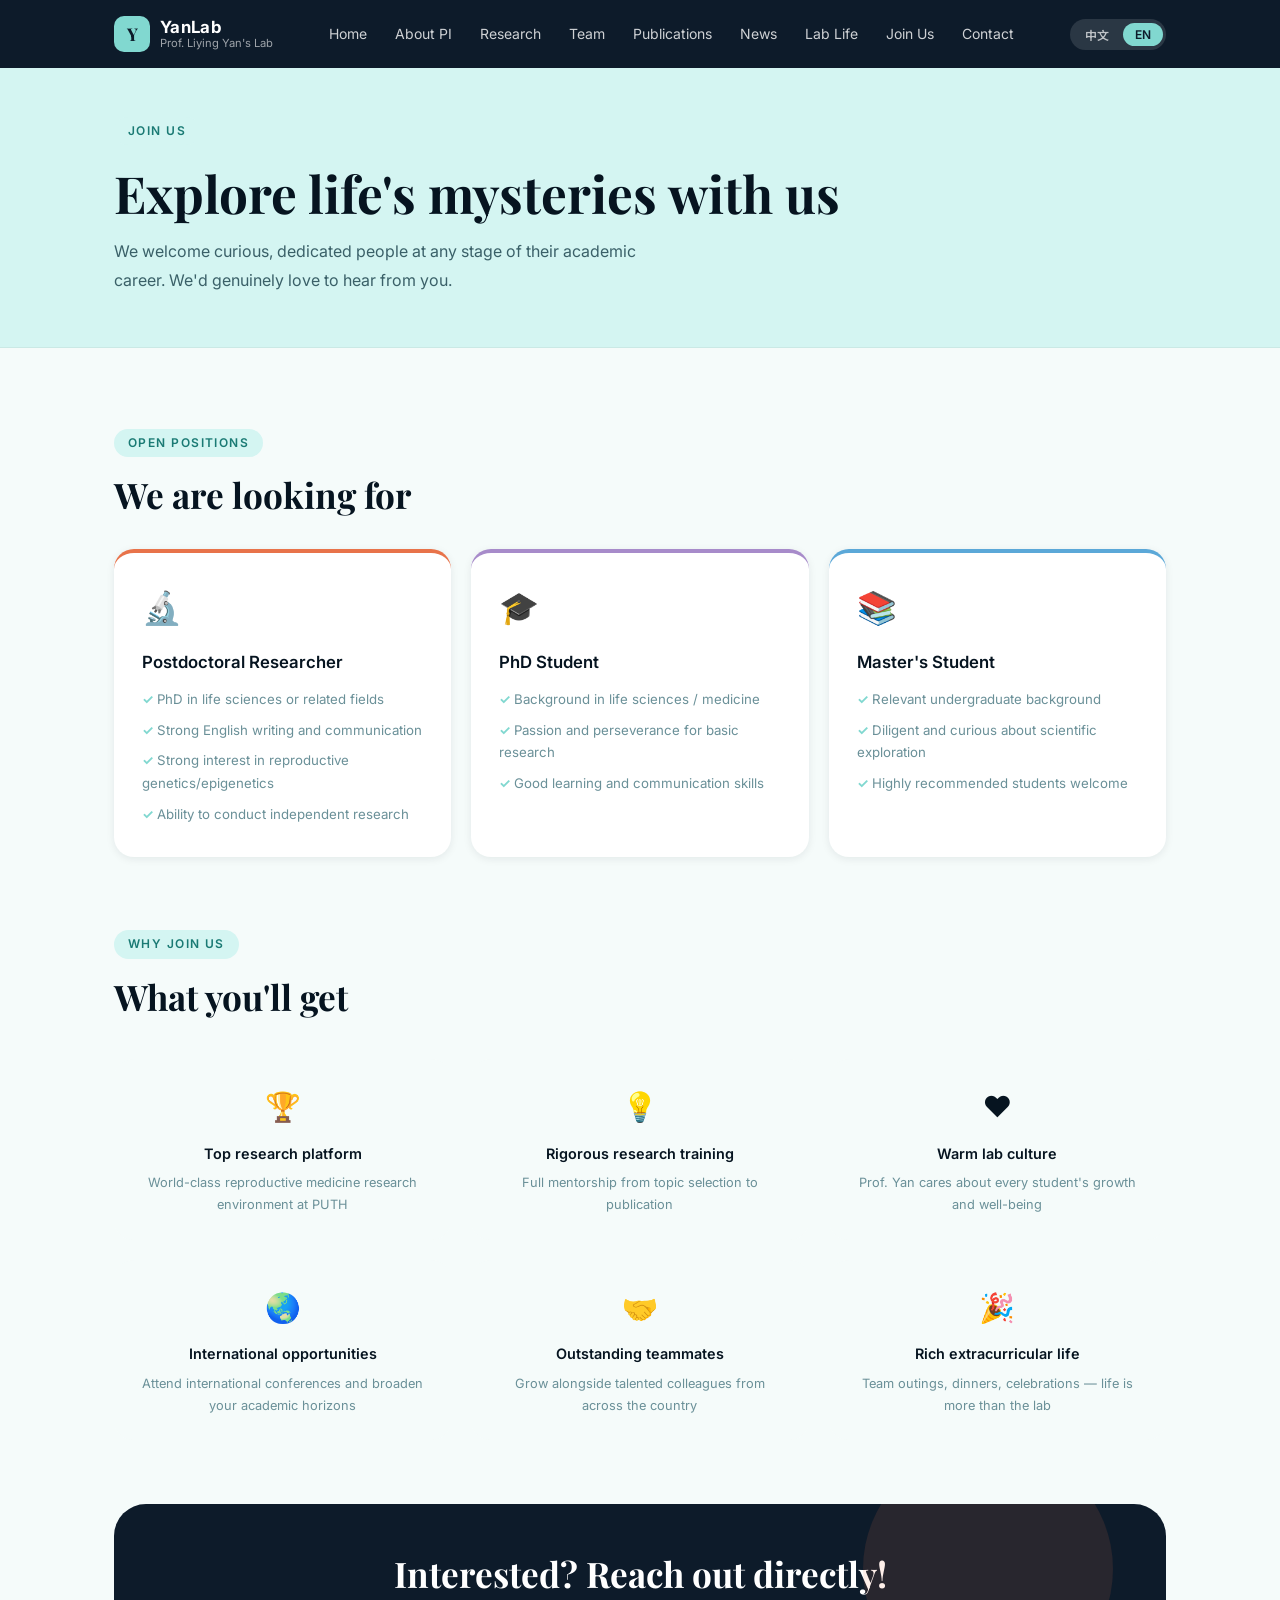
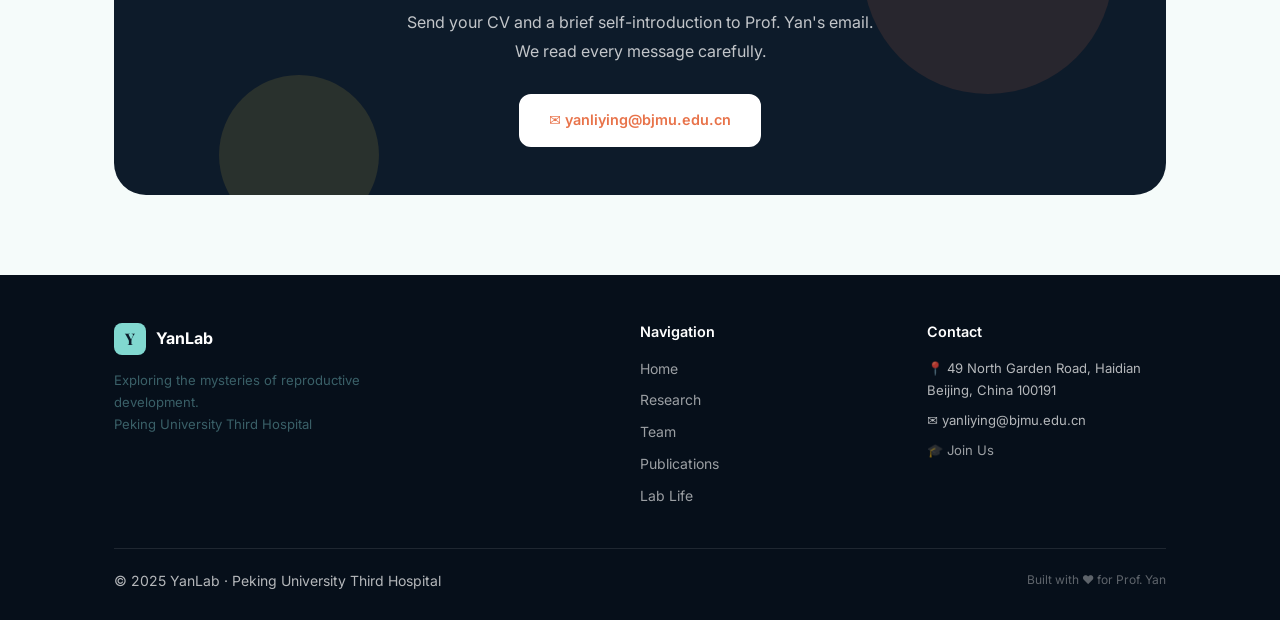
<file: pages/joinus.html>
<!DOCTYPE html>
<html lang="zh">
<head>
  <meta charset="UTF-8">
  <meta name="viewport" content="width=device-width, initial-scale=1.0">
  <title>加入我们 · YanLab</title>
  <link rel="preconnect" href="https://fonts.googleapis.com">
  <link rel="preconnect" href="https://fonts.gstatic.com" crossorigin>
  <link href="https://fonts.googleapis.com/css2?family=Playfair+Display:wght@400;700&family=Inter:wght@400;500;600&family=Noto+Sans+SC:wght@400;500;700&family=Noto+Serif+SC:wght@400;700&display=swap" rel="stylesheet">
  <link rel="stylesheet" href="../css/style.css">
  <style>
    .page-hero {
      padding: calc(var(--nav-height) + 48px) 0 52px;
      background: var(--tiffany-light);
      border-bottom: 1px solid rgba(44,36,22,0.06);
    }
    .positions-grid { display:grid;grid-template-columns:repeat(auto-fill,minmax(280px,1fr));gap:20px; }
    .position-card {
      background:var(--white); border-radius:var(--radius-lg);
      padding:28px; box-shadow:var(--shadow-sm);
      border-top:4px solid var(--pos-color, var(--coral));
      transition: box-shadow 0.2s, transform 0.2s;
    }
    .position-card:hover { box-shadow:var(--shadow-md);transform:translateY(-2px); }
    .pos-icon { font-size:2rem;margin-bottom:12px; }
    .pos-title { font-size:1.05rem;font-weight:600;margin-bottom:8px;font-family:var(--font-body); }
    .pos-reqs { font-size:0.83rem;color:var(--text-light);line-height:1.7; }
    .req-item { padding:4px 0; }
    .req-item::before { content:'✓ '; color:var(--mint); font-weight:700; }

    .values-grid { display:grid;grid-template-columns:repeat(3,1fr);gap:20px;margin-top:40px; }
    .value-card {
      background:var(--cream); border-radius:var(--radius-lg);
      padding:24px; text-align:center;
    }
    .value-icon { font-size:1.8rem;margin-bottom:10px; }
    .value-title { font-size:0.9rem;font-weight:600;margin-bottom:6px; }
    .value-desc { font-size:0.8rem;color:var(--text-light); }

    .apply-box {
      background:var(--nav-bg); border-radius:var(--radius-xl);
      padding:48px; text-align:center; color:#fff;
      position:relative;overflow:hidden;
    }
    .apply-box h2 { color:#fff;margin-bottom:12px; }
    .apply-box p { color:rgba(255,255,255,0.75);margin-bottom:28px;max-width:480px;margin-left:auto;margin-right:auto; }
    .apply-box .blob { position:absolute;border-radius:50%;opacity:0.12; }

    @media(max-width:768px){ .values-grid { grid-template-columns:1fr 1fr; } }
    @media(max-width:480px){ .values-grid { grid-template-columns:1fr; } }
  </style>
</head>
<body class="lang-zh">
  <script src="../js/nav-footer.js"></script>

  <div class="page-hero">
    <div class="container">
      <span class="section-tag"><span data-zh>加入我们</span><span data-en>Join Us</span></span>
      <h1><span data-zh>和我们一起探索生命的奥秘</span><span data-en>Explore life's mysteries with us</span></h1>
      <p style="max-width:560px;margin-top:12px;color:var(--text-mid);">
        <span data-zh>我们欢迎充满好奇心、勤奋踏实的伙伴加入。无论你处于学术生涯的哪个阶段，都真诚欢迎你来聊聊。</span>
        <span data-en>We welcome curious, dedicated people at any stage of their academic career. We'd genuinely love to hear from you.</span>
      </p>
    </div>
  </div>

  <section class="section">
    <div class="container">
      <span class="section-tag"><span data-zh>招募职位</span><span data-en>Open Positions</span></span>
      <h2 style="margin-bottom:32px;"><span data-zh>我们在寻找</span><span data-en>We are looking for</span></h2>
      <div class="positions-grid">
        <div class="position-card reveal" style="--pos-color:var(--coral);">
          <div class="pos-icon">🔬</div>
          <div class="pos-title"><span data-zh>博士后研究员</span><span data-en>Postdoctoral Researcher</span></div>
          <div class="pos-reqs">
            <div class="req-item"><span data-zh>生命科学相关方向博士学位</span><span data-en>PhD in life sciences or related fields</span></div>
            <div class="req-item"><span data-zh>良好的英文写作与沟通能力</span><span data-en>Strong English writing and communication</span></div>
            <div class="req-item"><span data-zh>对生殖遗传/表观遗传有浓厚兴趣</span><span data-en>Strong interest in reproductive genetics/epigenetics</span></div>
            <div class="req-item"><span data-zh>具备独立科研能力</span><span data-en>Ability to conduct independent research</span></div>
          </div>
        </div>
        <div class="position-card reveal" style="--pos-color:var(--purple);transition-delay:0.1s;">
          <div class="pos-icon">🎓</div>
          <div class="pos-title"><span data-zh>博士研究生</span><span data-en>PhD Student</span></div>
          <div class="pos-reqs">
            <div class="req-item"><span data-zh>生命科学/医学相关背景</span><span data-en>Background in life sciences / medicine</span></div>
            <div class="req-item"><span data-zh>对基础研究有热情与执着</span><span data-en>Passion and perseverance for basic research</span></div>
            <div class="req-item"><span data-zh>具备良好的学习与沟通能力</span><span data-en>Good learning and communication skills</span></div>
          </div>
        </div>
        <div class="position-card reveal" style="--pos-color:var(--sky);transition-delay:0.2s;">
          <div class="pos-icon">📚</div>
          <div class="pos-title"><span data-zh>硕士研究生</span><span data-en>Master's Student</span></div>
          <div class="pos-reqs">
            <div class="req-item"><span data-zh>相关专业本科背景</span><span data-en>Relevant undergraduate background</span></div>
            <div class="req-item"><span data-zh>认真踏实，有科研探索精神</span><span data-en>Diligent and curious about scientific exploration</span></div>
            <div class="req-item"><span data-zh>欢迎推免直博同学咨询</span><span data-en>Highly recommended students welcome</span></div>
          </div>
        </div>
      </div>

      <!-- Why join -->
      <div style="margin-top:72px;" class="reveal">
        <span class="section-tag"><span data-zh>为什么加入我们</span><span data-en>Why join us</span></span>
        <h2><span data-zh>你将获得</span><span data-en>What you'll get</span></h2>
        <div class="values-grid">
          <div class="value-card">
            <div class="value-icon">🏆</div>
            <div class="value-title"><span data-zh>顶尖科研平台</span><span data-en>Top research platform</span></div>
            <div class="value-desc"><span data-zh>北医三院世界一流的生殖医学研究环境</span><span data-en>World-class reproductive medicine research environment at PUTH</span></div>
          </div>
          <div class="value-card">
            <div class="value-icon">💡</div>
            <div class="value-title"><span data-zh>严谨的科研训练</span><span data-en>Rigorous research training</span></div>
            <div class="value-desc"><span data-zh>从选题到发表的全过程指导与培养</span><span data-en>Full mentorship from topic selection to publication</span></div>
          </div>
          <div class="value-card">
            <div class="value-icon">❤️</div>
            <div class="value-title"><span data-zh>温暖的实验室文化</span><span data-en>Warm lab culture</span></div>
            <div class="value-desc"><span data-zh>闫老师关心每一位学生的成长与生活</span><span data-en>Prof. Yan cares about every student's growth and well-being</span></div>
          </div>
          <div class="value-card">
            <div class="value-icon">🌏</div>
            <div class="value-title"><span data-zh>国际交流机会</span><span data-en>International opportunities</span></div>
            <div class="value-desc"><span data-zh>参加国际学术会议，开阔学术视野</span><span data-en>Attend international conferences and broaden your academic horizons</span></div>
          </div>
          <div class="value-card">
            <div class="value-icon">🤝</div>
            <div class="value-title"><span data-zh>优秀的团队伙伴</span><span data-en>Outstanding teammates</span></div>
            <div class="value-desc"><span data-zh>和来自五湖四海的优秀同学共同成长</span><span data-en>Grow alongside talented colleagues from across the country</span></div>
          </div>
          <div class="value-card">
            <div class="value-icon">🎉</div>
            <div class="value-title"><span data-zh>丰富的课外活动</span><span data-en>Rich extracurricular life</span></div>
            <div class="value-desc"><span data-zh>团建、聚餐、节日庆典……生活不只是实验室</span><span data-en>Team outings, dinners, celebrations — life is more than the lab</span></div>
          </div>
        </div>
      </div>

      <!-- Apply CTA -->
      <div class="apply-box reveal" style="margin-top:64px;">
        <div class="blob" style="width:250px;height:250px;background:var(--coral);top:-60px;right:5%;"></div>
        <div class="blob" style="width:160px;height:160px;background:var(--gold);bottom:-40px;left:10%;"></div>
        <h2><span data-zh>感兴趣？直接联系我们！</span><span data-en>Interested? Reach out directly!</span></h2>
        <p>
          <span data-zh>请将个人简历和一封简短的自我介绍发送至闫老师邮箱。我们会认真阅读每一封邮件。</span>
          <span data-en>Send your CV and a brief self-introduction to Prof. Yan's email. We read every message carefully.</span>
        </p>
        <a href="mailto:yanliying@bjmu.edu.cn" class="btn btn-white">
          ✉️ yanliying@bjmu.edu.cn
        </a>
      </div>

    </div>
  </section>

  <script src="../js/main.js"></script>
  <script src="../js/cms.js"></script>
  <script src="../js/sheets.js"></script>
  <script src="../js/sheets.js"></script>
  <script src="../js/icons.js"></script>
</body>
</html>
</file>
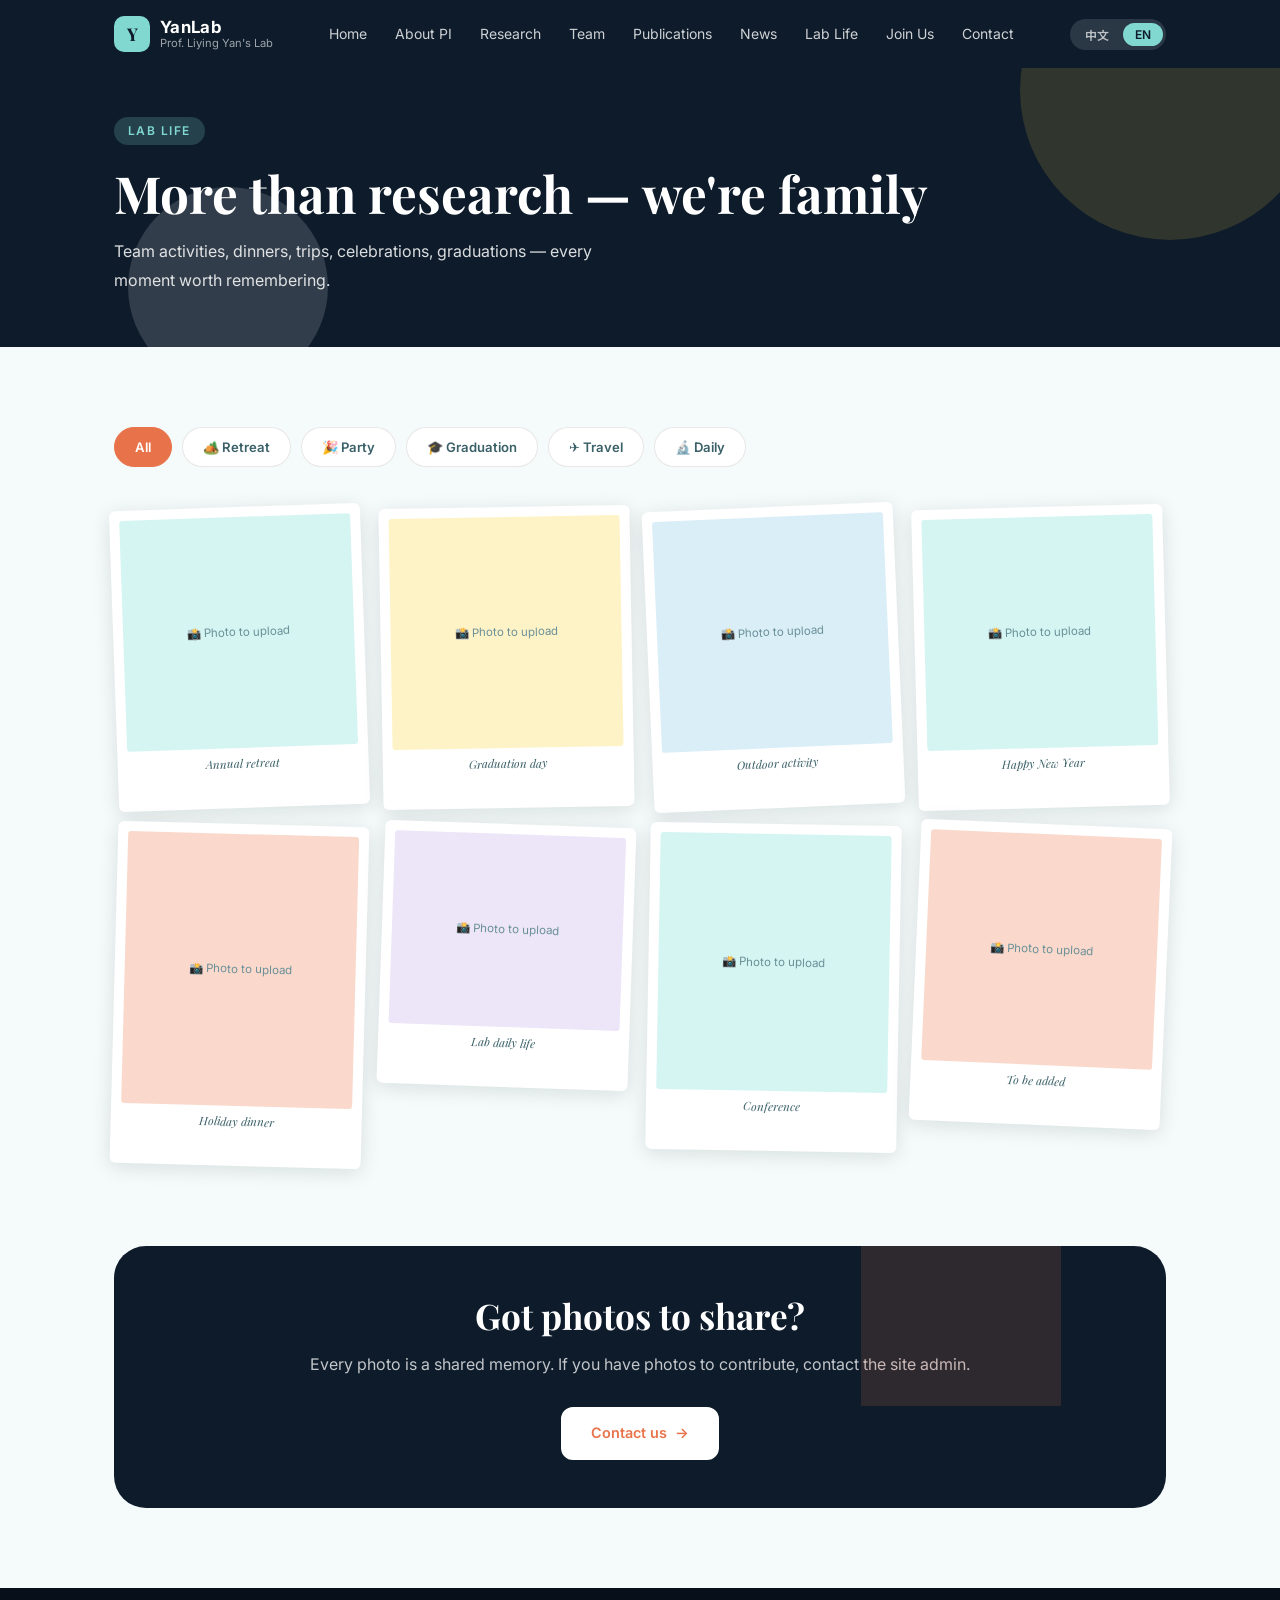
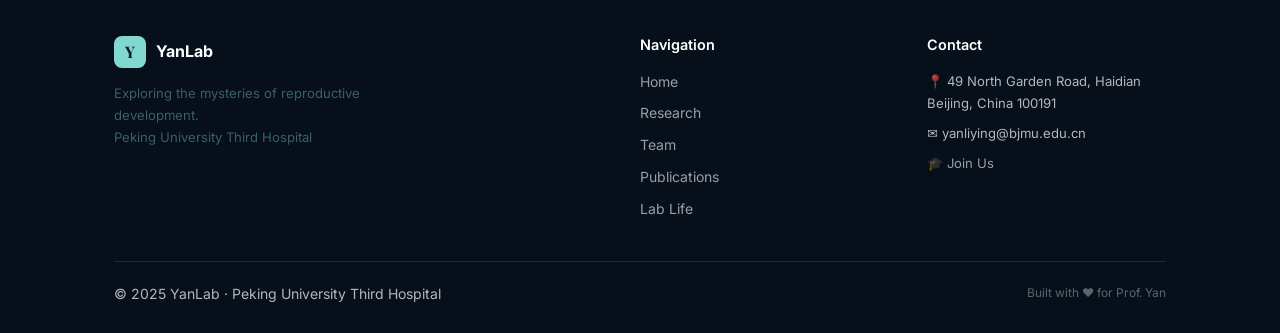
<file: pages/lablife.html>
<!DOCTYPE html>
<html lang="zh">
<head>
  <meta charset="UTF-8">
  <meta name="viewport" content="width=device-width, initial-scale=1.0">
  <title>实验室生活 · YanLab</title>
  <link rel="preconnect" href="https://fonts.googleapis.com">
  <link rel="preconnect" href="https://fonts.gstatic.com" crossorigin>
  <link href="https://fonts.googleapis.com/css2?family=Playfair+Display:wght@400;700&family=Inter:wght@400;500;600&family=Noto+Sans+SC:wght@400;500;700&family=Noto+Serif+SC:wght@400;700&display=swap" rel="stylesheet">
  <link rel="stylesheet" href="../css/style.css">
  <style>
    .page-hero {
      padding: calc(var(--nav-height) + 48px) 0 52px;
      background: var(--nav-bg);
      position: relative; overflow: hidden;
    }
    .page-hero .blob { position:absolute;border-radius:50%;opacity:0.15; }
    .page-hero h1 { color: #fff; }
    .page-hero p { color: rgba(255,255,255,0.85); max-width: 520px; }

    /* Category tabs */
    .cat-tabs { display:flex;gap:10px;flex-wrap:wrap;margin-bottom:40px; }
    .cat-tab {
      padding: 8px 20px; border-radius: 20px;
      font-size: 0.82rem; font-weight: 600; cursor: pointer;
      background: var(--white); color: var(--text-mid);
      border: 1.5px solid rgba(44,36,22,0.1);
      transition: all 0.2s;
    }
    .cat-tab.active, .cat-tab:hover {
      background: var(--coral); color: #fff; border-color: var(--coral);
    }

    /* Polaroid wall */
    .polaroid-wall {
      columns: 4;
      column-gap: 16px;
    }

    .polaroid-item {
      break-inside: avoid;
      margin-bottom: 16px;
      display: inline-block;
      width: 100%;
    }

    .polaroid-card {
      background: var(--white);
      border-radius: 6px;
      padding: 10px 10px 36px;
      box-shadow: var(--shadow-md);
      transform: rotate(var(--rot, 0deg));
      transition: transform 0.3s, box-shadow 0.3s;
      cursor: pointer;
    }
    .polaroid-card:hover {
      transform: rotate(0deg) scale(1.04);
      box-shadow: 0 8px 32px rgba(44,36,22,0.14);
      z-index: 10;
      position: relative;
    }

    .polaroid-img {
      width: 100%;
      aspect-ratio: 1;
      border-radius: 3px;
      overflow: hidden;
      display: flex; align-items: center; justify-content: center;
      font-size: 0.72rem;
      color: var(--text-light);
      text-align: center;
    }

    .polaroid-img img { width:100%;height:100%;object-fit:cover; }

    .polaroid-cap {
      margin-top: 8px;
      font-size: 0.72rem;
      text-align: center;
      color: var(--text-mid);
      font-family: var(--font-display);
      font-style: italic;
      line-height: 1.4;
    }

    /* Event cards */
    .events-grid {
      display: grid;
      grid-template-columns: repeat(auto-fill, minmax(260px, 1fr));
      gap: 20px;
      margin-top: 48px;
    }

    .event-card {
      background: var(--white);
      border-radius: var(--radius-lg);
      padding: 24px;
      box-shadow: var(--shadow-sm);
      transition: box-shadow 0.2s, transform 0.2s;
      border-top: 4px solid var(--color, var(--coral));
    }
    .event-card:hover { box-shadow: var(--shadow-md); transform: translateY(-2px); }

    .event-emoji { font-size: 2rem; margin-bottom: 12px; }
    .event-name { font-size: 1rem; font-weight: 600; margin-bottom: 6px; }
    .event-desc { font-size: 0.83rem; color: var(--text-light); line-height: 1.6; }

    /* upload CTA */
    .upload-cta {
      background: var(--nav-bg);
      border-radius: var(--radius-xl);
      padding: 48px;
      text-align: center;
      color: #fff;
      position: relative; overflow: hidden;
    }
    .upload-cta h2 { color: #fff; margin-bottom: 12px; }
    .upload-cta p { color: rgba(255,255,255,0.75); margin-bottom: 28px; }

    @media(max-width:900px) { .polaroid-wall { columns: 3; } }
    @media(max-width:600px) { .polaroid-wall { columns: 2; } }
  </style>
</head>
<body class="lang-zh">
  <script src="../js/nav-footer.js"></script>

  <div class="page-hero">
    <div class="blob" style="width:300px;height:300px;background:var(--gold);top:-60px;right:-40px;"></div>
    <div class="blob" style="width:200px;height:200px;background:var(--white);bottom:-40px;left:10%;"></div>
    <div class="container" style="position:relative;z-index:1;">
      <span class="section-tag" style="background:rgba(129,216,208,0.2);color:var(--tiffany);">
        <span data-zh>实验室生活</span><span data-en>Lab Life</span>
      </span>
      <h1><span data-zh>不只是科研，也是家人</span><span data-en>More than research — we're family</span></h1>
      <p style="margin-top:12px;"><span data-zh>团建、聚餐、旅行、节日、毕业……每一刻都值得被记录。</span><span data-en>Team activities, dinners, trips, celebrations, graduations — every moment worth remembering.</span></p>
    </div>
  </div>

  <section class="section">
    <div class="container">

      <!-- Category filters -->
      <div class="cat-tabs">
        <span class="cat-tab active"><span data-zh>全部</span><span data-en>All</span></span>
        <span class="cat-tab">🏕️ <span data-zh>团建</span><span data-en>Retreat</span></span>
        <span class="cat-tab">🎉 <span data-zh>聚会</span><span data-en>Party</span></span>
        <span class="cat-tab">🎓 <span data-zh>毕业</span><span data-en>Graduation</span></span>
        <span class="cat-tab">✈️ <span data-zh>旅行</span><span data-en>Travel</span></span>
        <span class="cat-tab">🔬 <span data-zh>日常</span><span data-en>Daily</span></span>
      </div>

      <!-- Polaroid wall — placeholders for now -->
      <div class="polaroid-wall" id="lablife-container">
        <div class="polaroid-item reveal">
          <div class="polaroid-card" style="--rot:-2deg;">
            <div class="polaroid-img" style="background:var(--mint-light);">
              <span data-zh>📸 照片待上传</span><span data-en>📸 Photo to upload</span>
            </div>
            <div class="polaroid-cap"><span data-zh>年度团建</span><span data-en>Annual retreat</span></div>
          </div>
        </div>
        <div class="polaroid-item reveal" style="transition-delay:0.05s;">
          <div class="polaroid-card" style="--rot:1.5deg;">
            <div class="polaroid-img" style="background:var(--coral-light);aspect-ratio:0.85;">
              <span data-zh>📸 照片待上传</span><span data-en>📸 Photo to upload</span>
            </div>
            <div class="polaroid-cap"><span data-zh>节日聚餐</span><span data-en>Holiday dinner</span></div>
          </div>
        </div>
        <div class="polaroid-item reveal" style="transition-delay:0.1s;">
          <div class="polaroid-card" style="--rot:-1deg;">
            <div class="polaroid-img" style="background:var(--gold-light);">
              <span data-zh>📸 照片待上传</span><span data-en>📸 Photo to upload</span>
            </div>
            <div class="polaroid-cap"><span data-zh>毕业快乐</span><span data-en>Graduation day</span></div>
          </div>
        </div>
        <div class="polaroid-item reveal" style="transition-delay:0.15s;">
          <div class="polaroid-card" style="--rot:2deg;">
            <div class="polaroid-img" style="background:var(--purple-light);aspect-ratio:1.2;">
              <span data-zh>📸 照片待上传</span><span data-en>📸 Photo to upload</span>
            </div>
            <div class="polaroid-cap"><span data-zh>实验室日常</span><span data-en>Lab daily life</span></div>
          </div>
        </div>
        <div class="polaroid-item reveal" style="transition-delay:0.2s;">
          <div class="polaroid-card" style="--rot:-2.5deg;">
            <div class="polaroid-img" style="background:var(--sky-light);">
              <span data-zh>📸 照片待上传</span><span data-en>📸 Photo to upload</span>
            </div>
            <div class="polaroid-cap"><span data-zh>户外活动</span><span data-en>Outdoor activity</span></div>
          </div>
        </div>
        <div class="polaroid-item reveal" style="transition-delay:0.25s;">
          <div class="polaroid-card" style="--rot:1deg;">
            <div class="polaroid-img" style="background:var(--blue-light);aspect-ratio:0.9;">
              <span data-zh>📸 照片待上传</span><span data-en>📸 Photo to upload</span>
            </div>
            <div class="polaroid-cap"><span data-zh>会议交流</span><span data-en>Conference</span></div>
          </div>
        </div>
        <div class="polaroid-item reveal" style="transition-delay:0.3s;">
          <div class="polaroid-card" style="--rot:-1.5deg;">
            <div class="polaroid-img" style="background:var(--mint-light);">
              <span data-zh>📸 照片待上传</span><span data-en>📸 Photo to upload</span>
            </div>
            <div class="polaroid-cap"><span data-zh>新年快乐</span><span data-en>Happy New Year</span></div>
          </div>
        </div>
        <div class="polaroid-item reveal" style="transition-delay:0.35s;">
          <div class="polaroid-card" style="--rot:2.5deg;">
            <div class="polaroid-img" style="background:var(--coral-light);">
              <span data-zh>📸 照片待上传</span><span data-en>📸 Photo to upload</span>
            </div>
            <div class="polaroid-cap"><span data-zh>待补充</span><span data-en>To be added</span></div>
          </div>
        </div>
      </div>



      <!-- Upload CTA -->
      <div class="upload-cta reveal" style="margin-top:64px;">
        <div class="blob" style="width:200px;height:200px;background:var(--coral);top:-40px;right:10%;position:absolute;opacity:0.15;"></div>
        <h2><span data-zh>有照片想分享？</span><span data-en>Got photos to share?</span></h2>
        <p><span data-zh>实验室的每一张照片都是我们共同的回忆。如果你有想上传的照片，联系网站管理员。</span><span data-en>Every photo is a shared memory. If you have photos to contribute, contact the site admin.</span></p>
        <a href="/pages/contact.html" class="btn btn-white"><span data-zh>联系我们</span><span data-en>Contact us</span> →</a>
      </div>

    </div>
  </section>

  <script src="../js/main.js"></script>
  <script src="../js/cms.js"></script>
  <script src="../js/sheets.js"></script>
  <script src="../js/icons.js"></script>
</body>
</html>
</file>
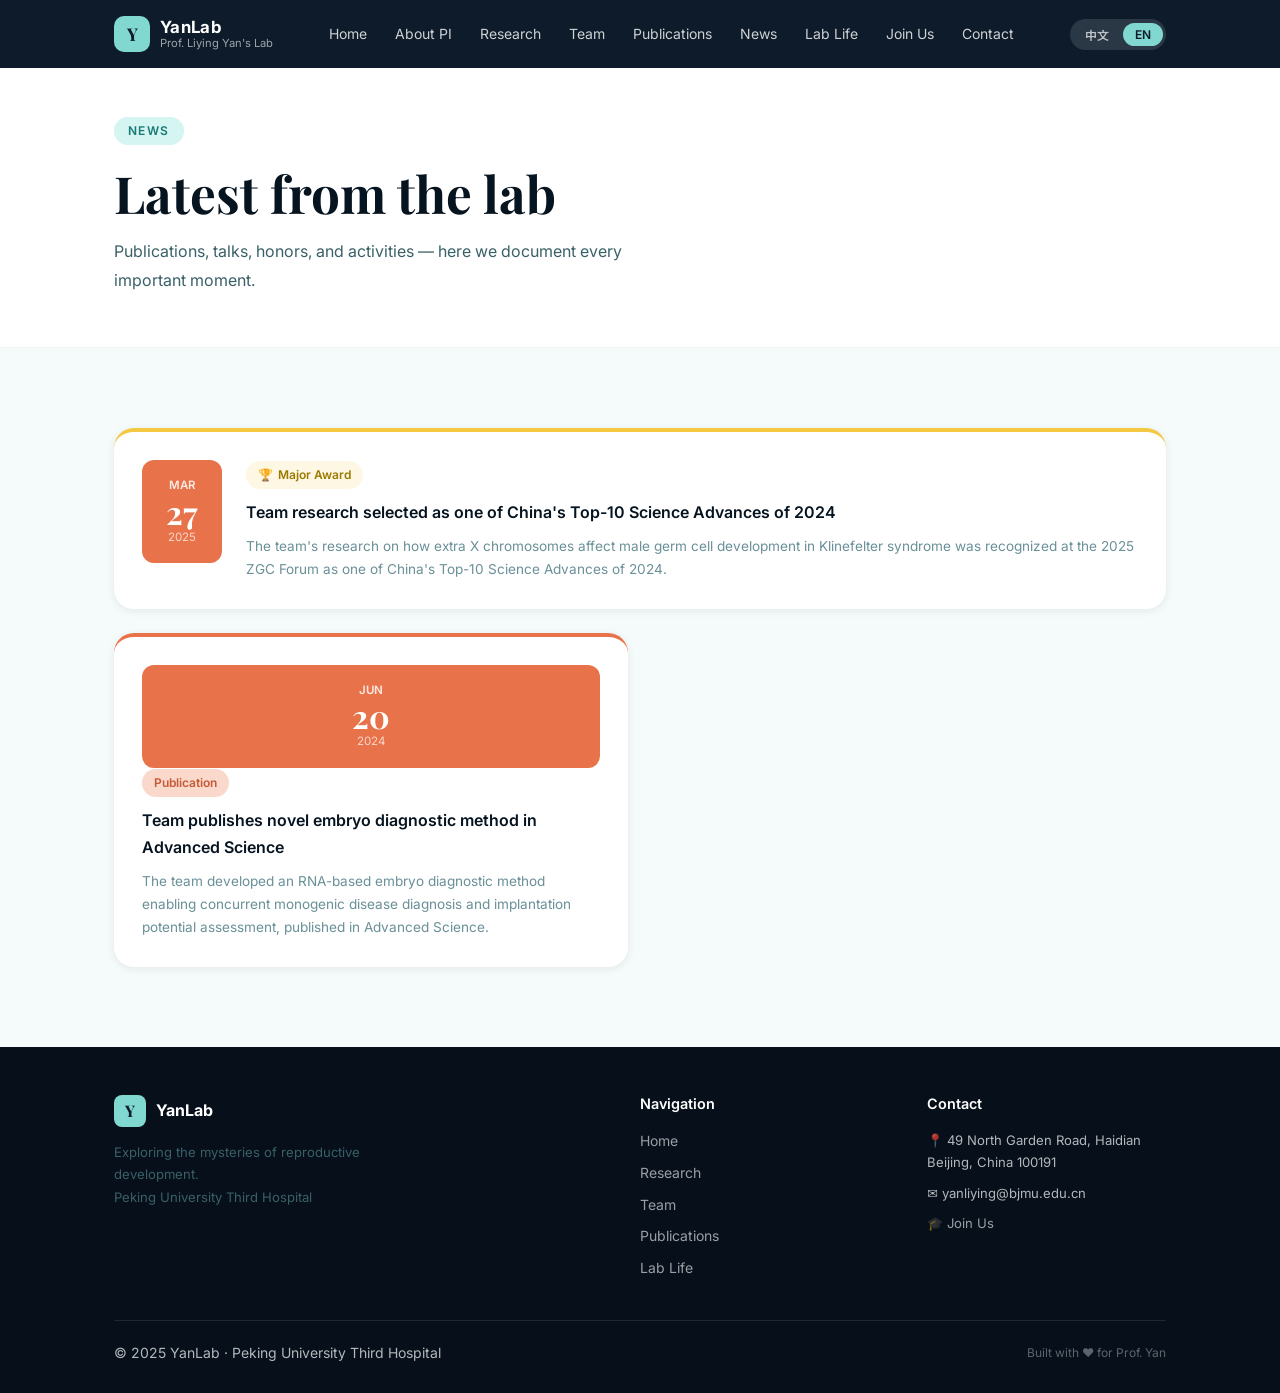
<file: pages/news.html>
<!DOCTYPE html>
<html lang="zh">
<head>
  <meta charset="UTF-8">
  <meta name="viewport" content="width=device-width, initial-scale=1.0">
  <title>新闻动态 · YanLab</title>
  <link rel="preconnect" href="https://fonts.googleapis.com">
  <link rel="preconnect" href="https://fonts.gstatic.com" crossorigin>
  <link href="https://fonts.googleapis.com/css2?family=Playfair+Display:wght@400;700&family=Inter:wght@400;500;600&family=Noto+Sans+SC:wght@400;500;700&family=Noto+Serif+SC:wght@400;700&display=swap" rel="stylesheet">
  <link rel="stylesheet" href="../css/style.css">
  <style>
    .page-hero {
      padding: calc(var(--nav-height) + 48px) 0 52px;
      background: var(--white);
      border-bottom: 1px solid rgba(44,36,22,0.06);
    }
    .news-grid { display:grid;grid-template-columns:1fr 1fr;gap:24px; }
    .news-card {
      background:var(--white); border-radius:var(--radius-lg);
      padding:28px; box-shadow:var(--shadow-sm);
      transition:box-shadow 0.2s, transform 0.2s;
      border-top: 4px solid var(--card-color, var(--coral));
    }
    .news-card:hover { box-shadow:var(--shadow-md);transform:translateY(-2px); }
    .news-card-date { font-size:0.75rem;color:var(--text-light);margin-bottom:10px; }
    .news-card-title { font-size:1rem;font-weight:600;margin-bottom:8px;color:var(--text-dark);font-family:var(--font-body); }
    .news-card-desc { font-size:0.85rem;color:var(--text-light);line-height:1.7; }

    .news-card.featured {
      grid-column: span 2;
      display:grid;grid-template-columns:auto 1fr;gap:24px;
    }
    .news-featured-date {
      text-align:center; padding:16px 20px;
      background:var(--coral); border-radius:var(--radius-md);
      color:#fff; align-self:start; min-width:80px;
    }
    .news-featured-date .month { font-size:0.72rem;font-weight:600;text-transform:uppercase;opacity:0.85; }
    .news-featured-date .day { font-size:2rem;font-weight:700;font-family:var(--font-display);line-height:1; }
    .news-featured-date .year { font-size:0.72rem;opacity:0.7; }

    @media(max-width:768px){
      .news-grid { grid-template-columns:1fr; }
      .news-card.featured { grid-column:span 1; grid-template-columns:1fr; }
    }
  </style>
</head>
<body class="lang-zh">
  <script src="../js/nav-footer.js"></script>

  <div class="page-hero">
    <div class="container">
      <span class="section-tag"><span data-zh>新闻动态</span><span data-en>News</span></span>
      <h1><span data-zh>实验室最新动态</span><span data-en>Latest from the lab</span></h1>
      <p style="max-width:520px;margin-top:12px;color:var(--text-mid);">
        <span data-zh>论文发表、学术报告、团队荣誉、实验室活动……这里记录我们的每一个重要时刻。</span>
        <span data-en>Publications, talks, honors, and activities — here we document every important moment.</span>
      </p>
    </div>
  </div>

  <section class="section">
    <div class="container">
      <div class="news-grid" id="news-container">

        <!-- 🏆 十大进展 — Featured -->
        <div class="news-card featured reveal" style="--card-color:var(--gold);">
          <div class="news-featured-date">
            <div class="month"><span data-zh>三月</span><span data-en>Mar</span></div>
            <div class="day">27</div>
            <div class="year">2025</div>
          </div>
          <div>
            <div style="margin-bottom:10px;">
              <span class="tag" style="background:rgba(245,200,66,0.15);color:#9A7A00;">🏆 <span data-zh>重大荣誉</span><span data-en>Major Award</span></span>
            </div>
            <div class="news-card-title">
              <span data-zh>团队研究成果入选"2024年度中国科学十大进展"</span>
              <span data-en>Team research selected as one of China's Top-10 Science Advances of 2024</span>
            </div>
            <div class="news-card-desc">
              <span data-zh>北京大学乔杰、袁鹏、闫丽盈、魏瑗等从多维度揭示了额外X染色体影响男性生殖细胞发育的机制，为克氏综合征患者不育的发病机制及早期治疗提供了重要依据。研究成果于2025年3月27日在2025中关村论坛年会上获颁此荣誉。</span>
              <span data-en>The team's research on how extra X chromosomes affect male germ cell development in Klinefelter syndrome was recognized at the 2025 ZGC Forum as one of China's Top-10 Science Advances of 2024.</span>
            </div>
          </div>
        </div>

        <!-- 论文发表 -->
        <div class="news-card reveal" style="--card-color:var(--coral);">
          <div class="news-featured-date">
            <div class="month"><span data-zh>六月</span><span data-en>Jun</span></div>
            <div class="day">20</div>
            <div class="year">2024</div>
          </div>
          <div>
            <div style="margin-bottom:10px;">
              <span class="tag tag-coral"><span data-zh>论文发表</span><span data-en>Publication</span></span>
            </div>
            <div class="news-card-title">
              <span data-zh>团队在 Advanced Science 发表胚胎诊断新方法</span>
              <span data-en>Team publishes novel embryo diagnostic method in Advanced Science</span>
            </div>
            <div class="news-card-desc">
              <span data-zh>乔杰院士、闫丽盈教授、严智强副研究员团队开发出基于RNA转录组测序的胚胎诊断方法，可同步实现单基因病诊断与着床潜能评估，研究发表于 Advanced Science 期刊。</span>
              <span data-en>The team developed an RNA-based embryo diagnostic method enabling concurrent monogenic disease diagnosis and implantation potential assessment, published in Advanced Science.</span>
            </div>
          </div>
        </div>

      </div>
    </div>
  </section>

  <script src="../js/main.js"></script>
  <script src="../js/cms.js"></script>
  <script src="../js/sheets.js"></script>
  <script src="../js/icons.js"></script>
</body>
</html>
</file>
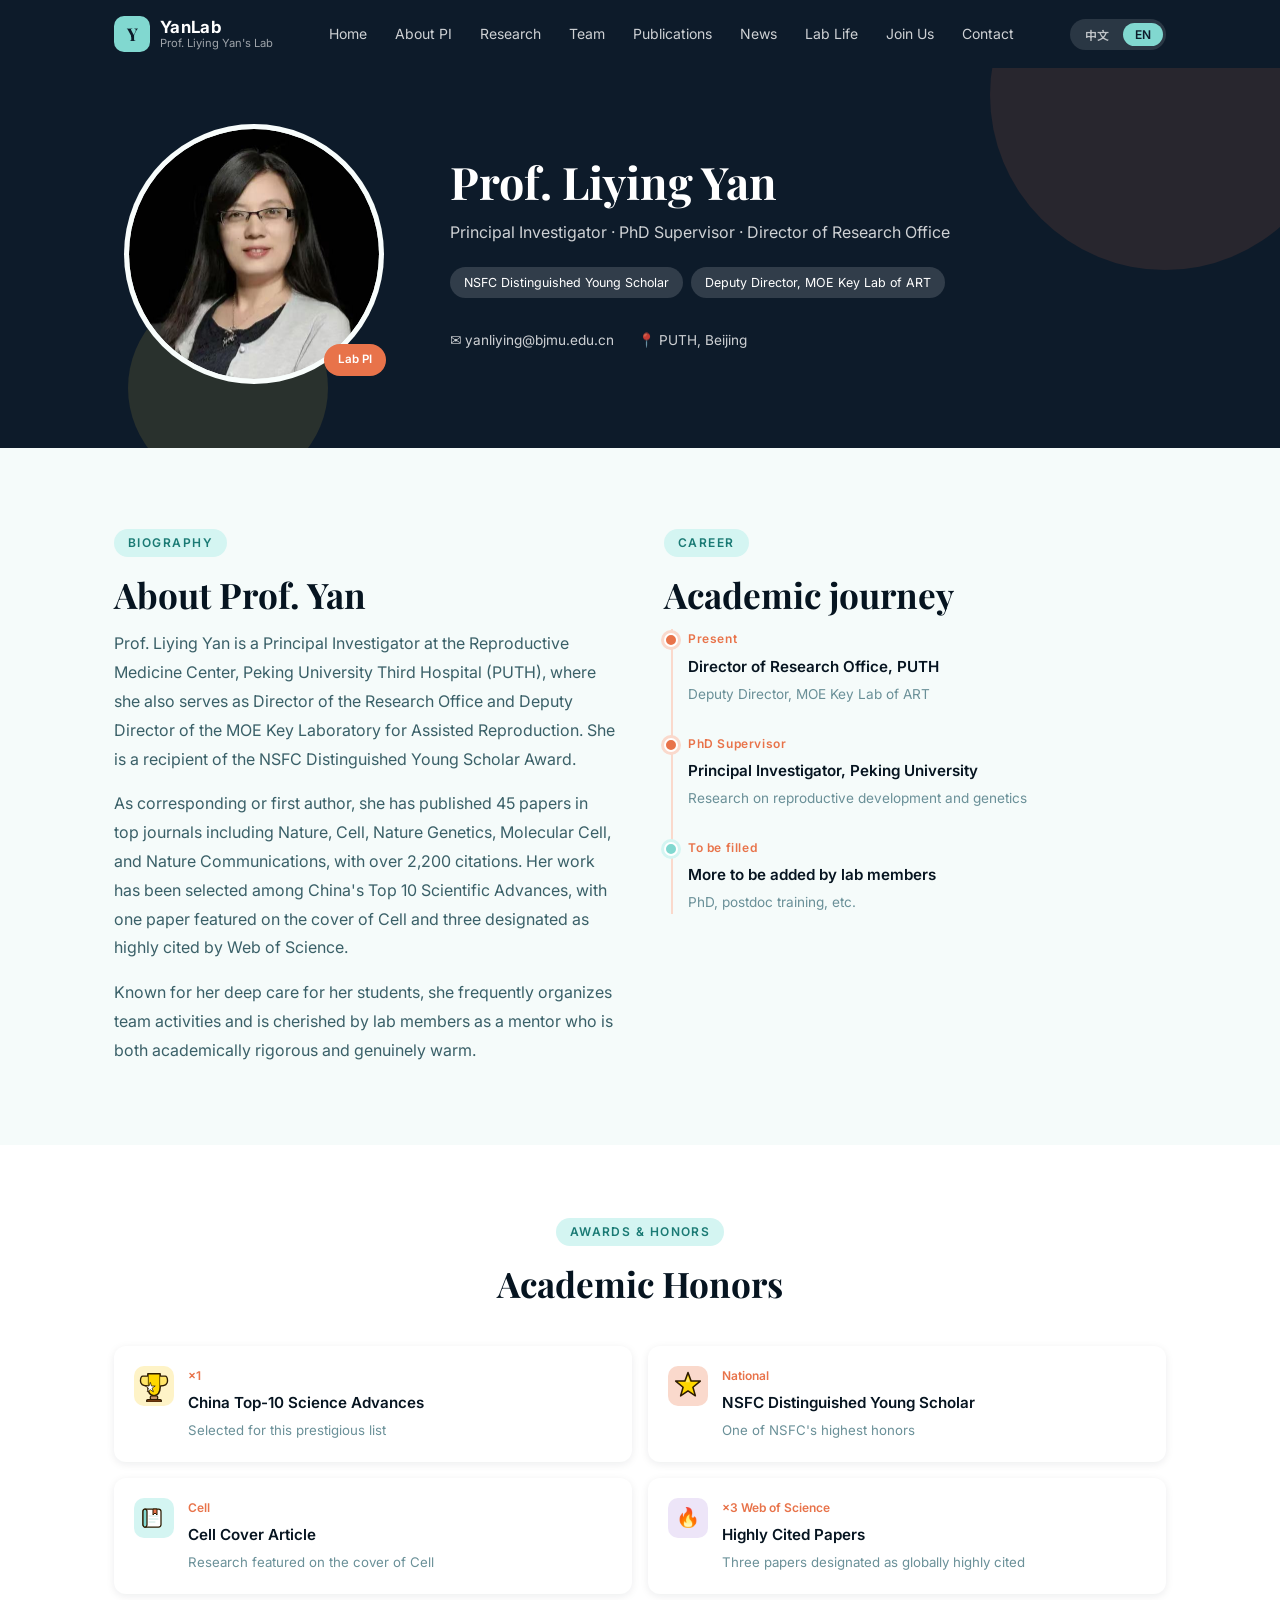
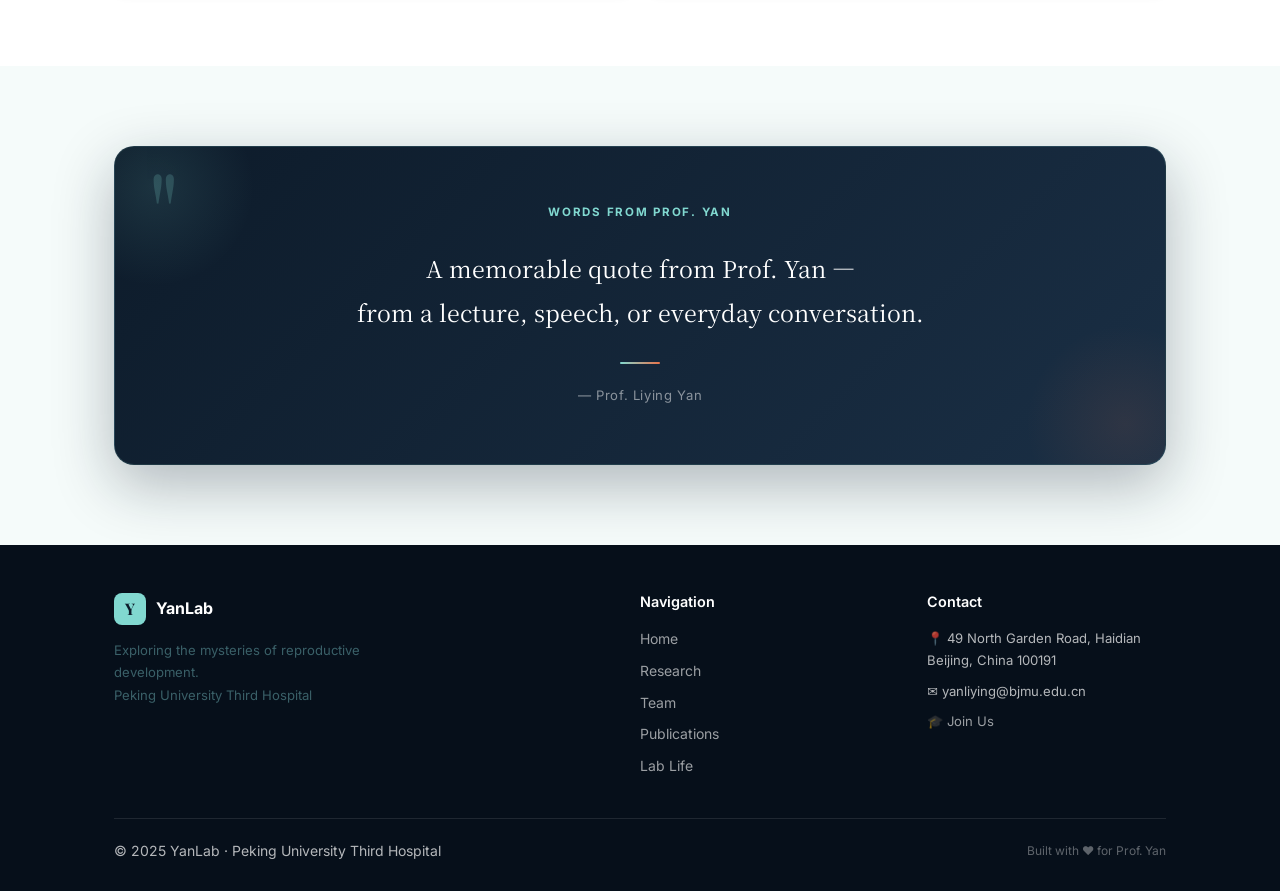
<file: pages/pi.html>
<!DOCTYPE html>
<html lang="zh">
<head>
  <meta charset="UTF-8">
  <meta name="viewport" content="width=device-width, initial-scale=1.0">
  <title>关于闫老师 · YanLab</title>
  <link rel="preconnect" href="https://fonts.googleapis.com">
  <link rel="preconnect" href="https://fonts.gstatic.com" crossorigin>
  <link href="https://fonts.googleapis.com/css2?family=Playfair+Display:wght@400;700&family=Inter:wght@400;500;600&family=Noto+Sans+SC:wght@400;500;700&family=Noto+Serif+SC:wght@400;700&display=swap" rel="stylesheet">
  <link rel="stylesheet" href="../css/style.css">
  <style>
    .page-hero {
      padding: calc(var(--nav-height) + 56px) 0 64px;
      background: var(--nav-bg);
      position: relative;
      overflow: hidden;
    }
    .page-hero .blob {
      position: absolute; border-radius: 50%; opacity: 0.12;
    }
    .page-hero-inner {
      display: grid;
      grid-template-columns: 280px 1fr;
      gap: 56px;
      align-items: center;
      position: relative; z-index: 1;
    }
    .pi-photo-wrap {
      position: relative;
    }
    .pi-photo {
      width: 260px; height: 260px;
      border-radius: 50%;
      border: 5px solid rgba(255,255,255,0.3);
      background: var(--blue-light);
      display: flex; align-items: center; justify-content: center;
      overflow: hidden;
      margin: 0 auto;
    }
    .pi-photo img { width:100%;height:100%;object-fit:cover;border-radius:50%; }
    .pi-badge {
      position: absolute;
      bottom: 8px; right: 8px;
      background: var(--coral);
      color: #fff;
      font-size: 0.72rem;
      font-weight: 600;
      padding: 6px 14px;
      border-radius: 20px;
    }
    .pi-name { font-size: clamp(2rem,4vw,2.8rem); color: #fff; margin-bottom: 8px; }
    .pi-title { color: rgba(255,255,255,0.8); margin-bottom: 20px; font-size: 1rem; }
    .pi-tags { display:flex;flex-wrap:wrap;gap:8px;margin-bottom:28px; }
    .pi-tag {
      background: rgba(255,255,255,0.15);
      color: #fff;
      border-radius: 20px;
      padding: 5px 14px;
      font-size: 0.78rem;
    }
    .pi-contact a {
      display:inline-flex;align-items:center;gap:6px;
      color:rgba(255,255,255,0.8); font-size:0.85rem;
      margin-right:20px;
    }
    .pi-contact a:hover { color:var(--gold); }

    /* Timeline */
    .timeline { position:relative; padding-left: 24px; }
    .timeline::before {
      content:''; position:absolute; left:7px; top:0; bottom:0;
      width:2px; background:var(--coral-light);
    }
    .tl-item { position:relative; margin-bottom:28px; }
    .tl-dot {
      position:absolute; left:-24px; top:4px;
      width:14px; height:14px; border-radius:50%;
      background:var(--coral); border:2px solid var(--white);
      box-shadow: 0 0 0 3px var(--coral-light);
    }
    .tl-year { font-size:0.75rem;font-weight:600;color:var(--coral);margin-bottom:4px;letter-spacing:0.05em; }
    .tl-title { font-size:0.95rem;font-weight:600;color:var(--text-dark);margin-bottom:3px;font-family:var(--font-body); }
    .tl-desc { font-size:0.85rem;color:var(--text-light); }

    /* Awards */
    .awards-grid { display:grid;grid-template-columns:repeat(2,1fr);gap:16px; }
    .award-card {
      background:var(--white);border-radius:var(--radius-md);
      padding:20px;box-shadow:var(--shadow-sm);
      display:flex;gap:14px;align-items:flex-start;
    }
    .award-icon {
      width:40px;height:40px;border-radius:10px;
      display:flex;align-items:center;justify-content:center;
      font-size:1.2rem;flex-shrink:0;
    }

    .two-col { display:grid;grid-template-columns:1fr 1fr;gap:48px; }

    .quote-block {
      background: linear-gradient(135deg, #0D1B2A 0%, #1a2f45 100%);
      border-radius: 20px;
      padding: 56px 64px;
      text-align: center;
      position: relative;
      overflow: hidden;
      border: 1px solid rgba(129,216,208,0.15);
      box-shadow: 0 20px 60px rgba(13,27,42,0.3);
    }
    .quote-block::before {
      content: '';
      position: absolute;
      top: -60px; left: -60px;
      width: 200px; height: 200px;
      background: radial-gradient(circle, rgba(129,216,208,0.12) 0%, transparent 70%);
      border-radius: 50%;
    }
    .quote-block::after {
      content: '';
      position: absolute;
      bottom: -60px; right: -60px;
      width: 200px; height: 200px;
      background: radial-gradient(circle, rgba(232,115,74,0.1) 0%, transparent 70%);
      border-radius: 50%;
    }
    .quote-mark {
      font-family: 'Playfair Display', Georgia, serif;
      font-size: 7rem;
      color: #81D8D0;
      opacity: 0.2;
      line-height: 0.7;
      position: absolute;
      top: 24px; left: 32px;
    }
    .quote-label {
      font-size: 0.72rem;
      font-weight: 700;
      letter-spacing: 0.15em;
      text-transform: uppercase;
      color: #81D8D0;
      margin-bottom: 24px;
      position: relative; z-index: 1;
    }
    .quote-text {
      font-family: 'Noto Serif SC', 'Playfair Display', Georgia, serif;
      font-size: 1.45rem;
      color: #fff;
      font-style: normal;
      font-weight: 400;
      line-height: 1.9;
      position: relative; z-index: 1;
      margin-bottom: 28px;
      max-width: 680px;
      margin-left: auto;
      margin-right: auto;
    }
    .quote-divider {
      width: 40px; height: 2px;
      background: linear-gradient(90deg, #81D8D0, #E8734A);
      margin: 0 auto 20px;
      border-radius: 2px;
      position: relative; z-index: 1;
    }
    .quote-attr {
      color: rgba(255,255,255,0.5);
      font-size: 0.82rem;
      letter-spacing: 0.05em;
      position: relative; z-index: 1;
    }

    @media(max-width:768px){
      .page-hero-inner { grid-template-columns:1fr;text-align:center; }
      .pi-tags { justify-content:center; }
      .pi-contact { text-align:center; }
      .two-col { grid-template-columns:1fr; }
      .awards-grid { grid-template-columns:1fr; }
    }
  </style>
</head>
<body class="lang-zh">
  <script src="../js/nav-footer.js"></script>

  <!-- PAGE HERO -->
  <div class="page-hero">
    <div class="blob" style="width:350px;height:350px;background:var(--coral);top:-80px;right:-60px;"></div>
    <div class="blob" style="width:200px;height:200px;background:var(--gold);bottom:-40px;left:10%;"></div>
    <div class="container">
      <div class="page-hero-inner">
        <div class="pi-photo-wrap">
          <div class="pi-photo" style="background:var(--cream);">
            <img src="../images/pi/yanliying.jpg" alt="闫丽盈教授" style="width:100%;height:100%;object-fit:cover;object-position:center top;">
          </div>
          <div class="pi-badge">
            <span data-zh>实验室 PI</span>
            <span data-en>Lab PI</span>
          </div>
        </div>
        <div>
          <h1 class="pi-name">
            <span data-zh>闫丽盈</span>
            <span data-en>Prof. Liying Yan</span>
          </h1>
          <p class="pi-title">
            <span data-zh>研究员 · 博士生导师 · 科研处处长</span>
            <span data-en>Principal Investigator · PhD Supervisor · Director of Research Office</span>
          </p>
          <div class="pi-tags">
            <span class="pi-tag"><span data-zh>国家杰出青年科学基金获得者</span><span data-en>NSFC Distinguished Young Scholar</span></span>
            <span class="pi-tag"><span data-zh>辅助生殖教育部重点实验室副主任</span><span data-en>Deputy Director, MOE Key Lab of ART</span></span>
          </div>
          <div class="pi-contact">
            <a href="mailto:yanliying@bjmu.edu.cn">✉️ yanliying@bjmu.edu.cn</a>
            <a href="/pages/contact.html"><span data-zh>📍 北医三院</span><span data-en>📍 PUTH, Beijing</span></a>
          </div>
        </div>
      </div>
    </div>
  </div>

  <!-- BIO -->
  <section class="section">
    <div class="container">
      <div class="two-col">
        <div class="reveal">
          <span class="section-tag"><span data-zh>个人简介</span><span data-en>Biography</span></span>
          <h2 class="section-title"><span data-zh>关于闫老师</span><span data-en>About Prof. Yan</span></h2>
          <p style="margin-bottom:16px;">
            <span data-zh>闫丽盈研究员现任职于北京大学第三医院生殖医学科，担任科研处处长及辅助生殖教育部重点实验室副主任。她是国家杰出青年科学基金获得者，长期致力于人类早期胚胎发育的遗传与表观遗传调控研究。</span>
            <span data-en>Prof. Liying Yan is a Principal Investigator at the Reproductive Medicine Center, Peking University Third Hospital (PUTH), where she also serves as Director of the Research Office and Deputy Director of the MOE Key Laboratory for Assisted Reproduction. She is a recipient of the NSFC Distinguished Young Scholar Award.</span>
          </p>
          <p style="margin-bottom:16px;">
            <span data-zh>作为通讯或第一作者，她已在 Nature、Cell、Nature Genetics、Molecular Cell、Nature Communications 等国际顶级期刊发表论文45篇，他引超过2200次。研究成果入选"中国科学十大进展"，一篇论文荣登 Cell 杂志封面，三篇被评为 Web of Science 高被引论文。</span>
            <span data-en>As corresponding or first author, she has published 45 papers in top journals including Nature, Cell, Nature Genetics, Molecular Cell, and Nature Communications, with over 2,200 citations. Her work has been selected among China's Top 10 Scientific Advances, with one paper featured on the cover of Cell and three designated as highly cited by Web of Science.</span>
          </p>
          <p>
            <span data-zh>她对学生倾注深厚的关怀，热衷于组织实验室团建活动，是学生们心中既严谨治学又温暖如家的好老师。</span>
            <span data-en>Known for her deep care for her students, she frequently organizes team activities and is cherished by lab members as a mentor who is both academically rigorous and genuinely warm.</span>
          </p>
        </div>

        <!-- Timeline -->
        <div class="reveal" style="transition-delay:0.1s;">
          <span class="section-tag"><span data-zh>学术经历</span><span data-en>Career</span></span>
          <h2 class="section-title"><span data-zh>成长历程</span><span data-en>Academic journey</span></h2>
          <div class="timeline">
            <div class="tl-item">
              <div class="tl-dot"></div>
              <div class="tl-year"><span data-zh>现任</span><span data-en>Present</span></div>
              <div class="tl-title"><span data-zh>北京大学第三医院 科研处处长</span><span data-en>Director of Research Office, PUTH</span></div>
              <div class="tl-desc"><span data-zh>辅助生殖教育部重点实验室副主任</span><span data-en>Deputy Director, MOE Key Lab of ART</span></div>
            </div>
            <div class="tl-item">
              <div class="tl-dot"></div>
              <div class="tl-year"><span data-zh>博士生导师</span><span data-en>PhD Supervisor</span></div>
              <div class="tl-title"><span data-zh>北京大学 研究员</span><span data-en>Principal Investigator, Peking University</span></div>
              <div class="tl-desc"><span data-zh>生殖发育与遗传研究</span><span data-en>Research on reproductive development and genetics</span></div>
            </div>
            <div class="tl-item">
              <div class="tl-dot" style="background:var(--mint);box-shadow:0 0 0 3px var(--mint-light);"></div>
              <div class="tl-year"><span data-zh>待补充</span><span data-en>To be filled</span></div>
              <div class="tl-title"><span data-zh>更多经历由实验室同学补充</span><span data-en>More to be added by lab members</span></div>
              <div class="tl-desc"><span data-zh>博士、博士后经历等</span><span data-en>PhD, postdoc training, etc.</span></div>
            </div>
          </div>
        </div>
      </div>
    </div>
  </section>

  <!-- AWARDS -->
  <section class="section" style="background:var(--white);padding:72px 0;">
    <div class="container">
      <div class="reveal" style="text-align:center;margin-bottom:40px;">
        <span class="section-tag"><span data-zh>荣誉奖项</span><span data-en>Awards & Honors</span></span>
        <h2><span data-zh>学术荣誉</span><span data-en>Academic Honors</span></h2>
      </div>
      <div class="awards-grid reveal">
        <div class="award-card">
          <div class="award-icon" style="background:var(--gold-light);">🏆</div>
          <div>
            <div style="font-size:0.75rem;font-weight:600;color:var(--coral);margin-bottom:4px;"><span data-zh>×1</span><span data-en>×1</span></div>
            <div style="font-weight:600;font-size:0.95rem;margin-bottom:3px;"><span data-zh>中国科学十大进展</span><span data-en>China Top-10 Science Advances</span></div>
            <div style="font-size:0.83rem;color:var(--text-light);"><span data-zh>研究成果入选</span><span data-en>Selected for this prestigious list</span></div>
          </div>
        </div>
        <div class="award-card">
          <div class="award-icon" style="background:var(--coral-light);">⭐</div>
          <div>
            <div style="font-size:0.75rem;font-weight:600;color:var(--coral);margin-bottom:4px;"><span data-zh>国家级</span><span data-en>National</span></div>
            <div style="font-weight:600;font-size:0.95rem;margin-bottom:3px;"><span data-zh>国家杰出青年科学基金</span><span data-en>NSFC Distinguished Young Scholar</span></div>
            <div style="font-size:0.83rem;color:var(--text-light);"><span data-zh>国家自然科学基金委最高荣誉之一</span><span data-en>One of NSFC's highest honors</span></div>
          </div>
        </div>
        <div class="award-card">
          <div class="award-icon" style="background:var(--mint-light);">📄</div>
          <div>
            <div style="font-size:0.75rem;font-weight:600;color:var(--coral);margin-bottom:4px;">Cell</div>
            <div style="font-weight:600;font-size:0.95rem;margin-bottom:3px;"><span data-zh>Cell 封面文章</span><span data-en>Cell Cover Article</span></div>
            <div style="font-size:0.83rem;color:var(--text-light);"><span data-zh>研究成果登上顶级期刊封面</span><span data-en>Research featured on the cover of Cell</span></div>
          </div>
        </div>
        <div class="award-card">
          <div class="award-icon" style="background:var(--purple-light);">🔥</div>
          <div>
            <div style="font-size:0.75rem;font-weight:600;color:var(--coral);margin-bottom:4px;">×3 Web of Science</div>
            <div style="font-weight:600;font-size:0.95rem;margin-bottom:3px;"><span data-zh>高被引论文</span><span data-en>Highly Cited Papers</span></div>
            <div style="font-size:0.83rem;color:var(--text-light);"><span data-zh>三篇论文被评为全球高被引论文</span><span data-en>Three papers designated as globally highly cited</span></div>
          </div>
        </div>
      </div>
    </div>
  </section>

  <!-- QUOTE -->
  <section class="section">
    <div class="container">
      <div class="quote-block reveal">
        <div class="quote-mark">"</div>
        <div class="quote-label"><span data-zh>闫老师名言</span><span data-en>Words from Prof. Yan</span></div>
        <p class="quote-text">
          <span data-zh>请在这里填写闫老师的名言或寄语，<br>可以是她在课堂、演讲或日常中说过的话。</span>
          <span data-en>A memorable quote from Prof. Yan —<br>from a lecture, speech, or everyday conversation.</span>
        </p>
        <div class="quote-divider"></div>
        <p class="quote-attr">— <span data-zh>闫丽盈</span><span data-en>Prof. Liying Yan</span></p>
      </div>
    </div>
  </section>

  <script src="../js/main.js"></script>
  <script src="../js/cms.js"></script>
  <script src="../js/sheets.js"></script>
  <script src="../js/sheets.js"></script>
  <script src="../js/icons.js"></script>
</body>
</html>
</file>
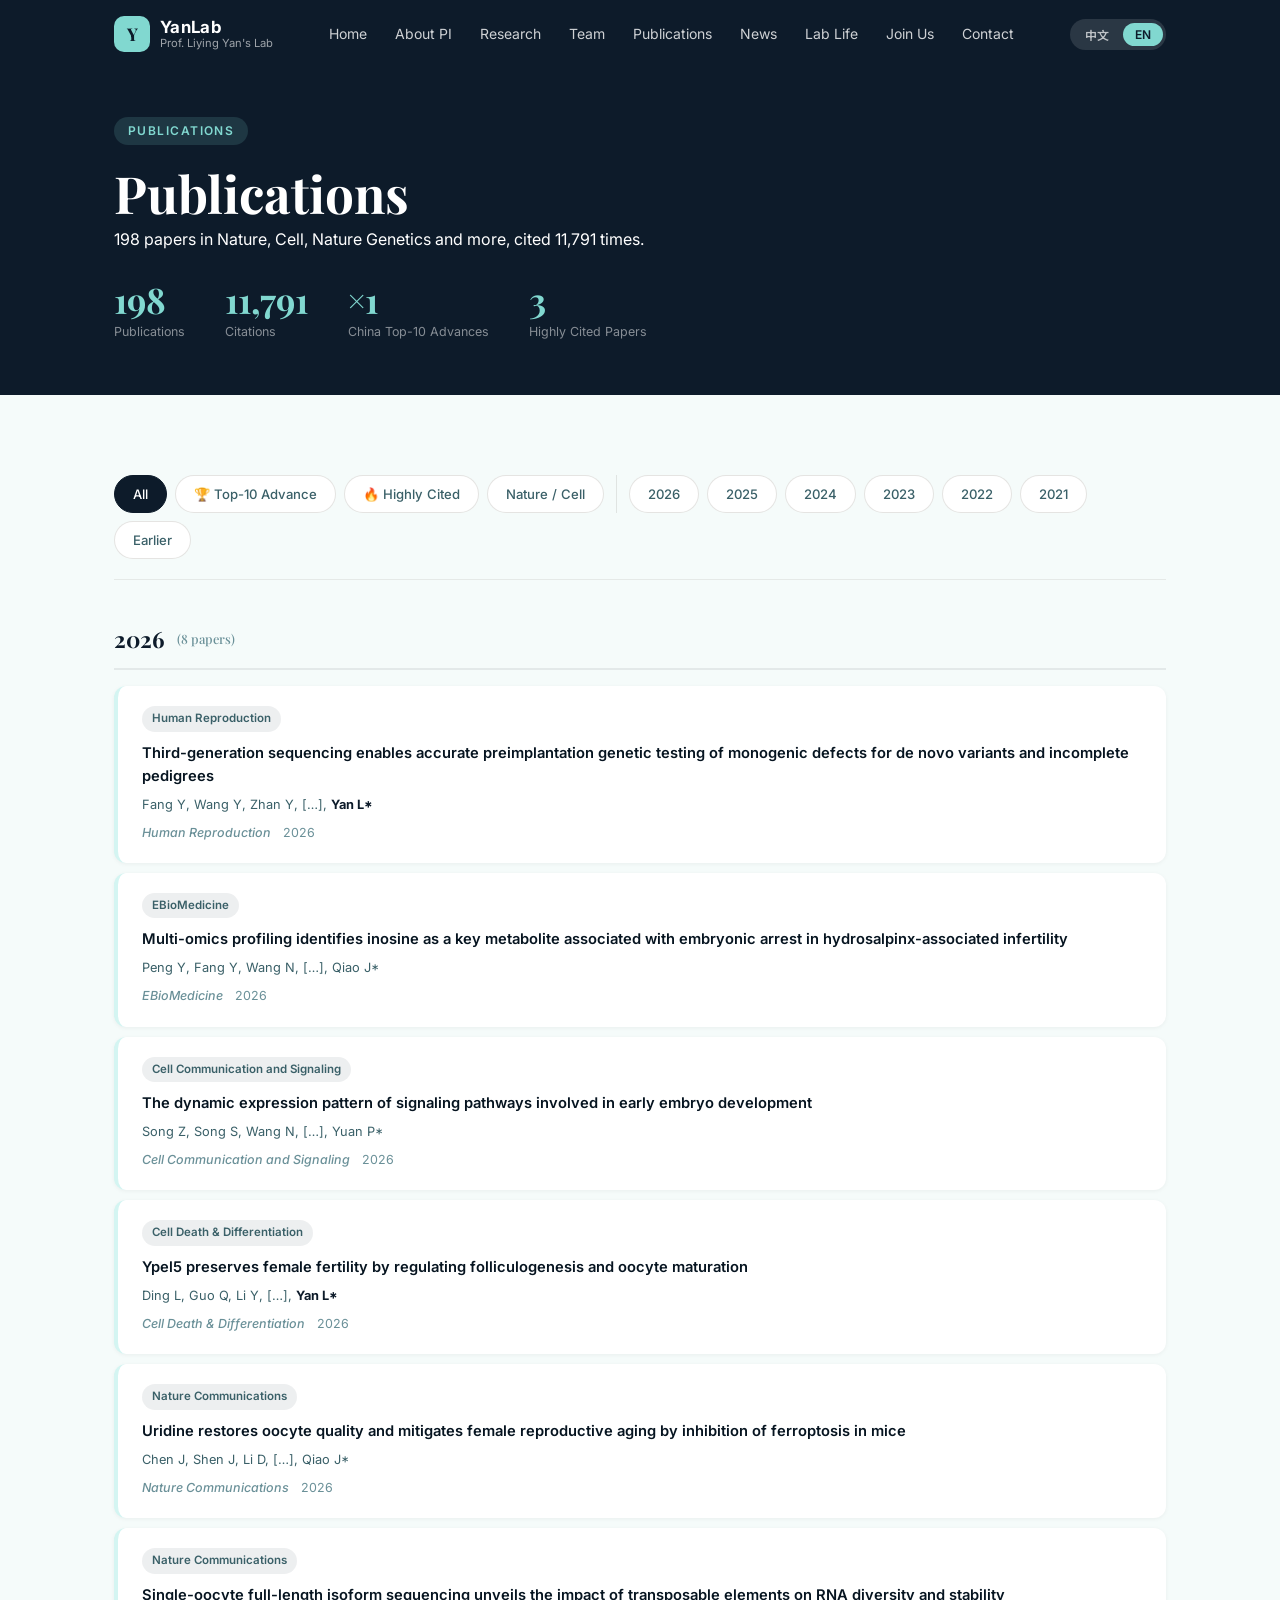
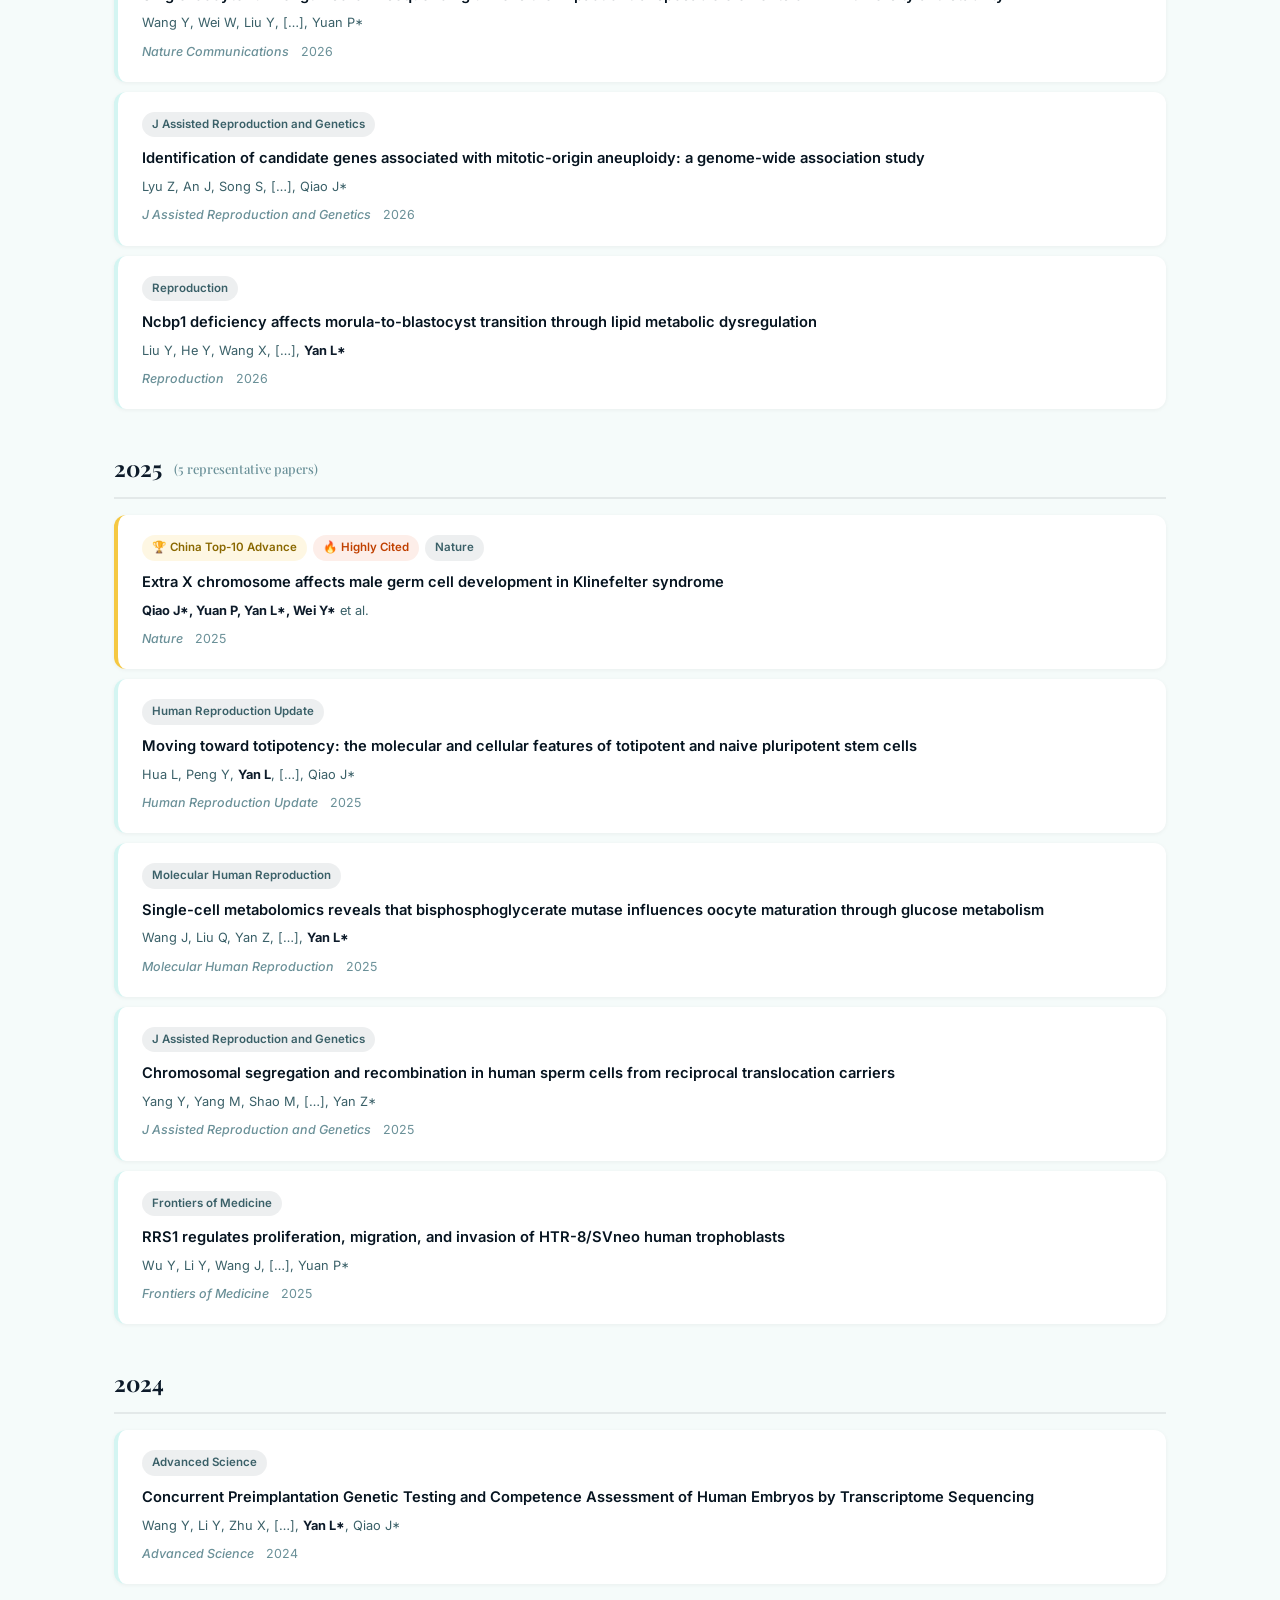
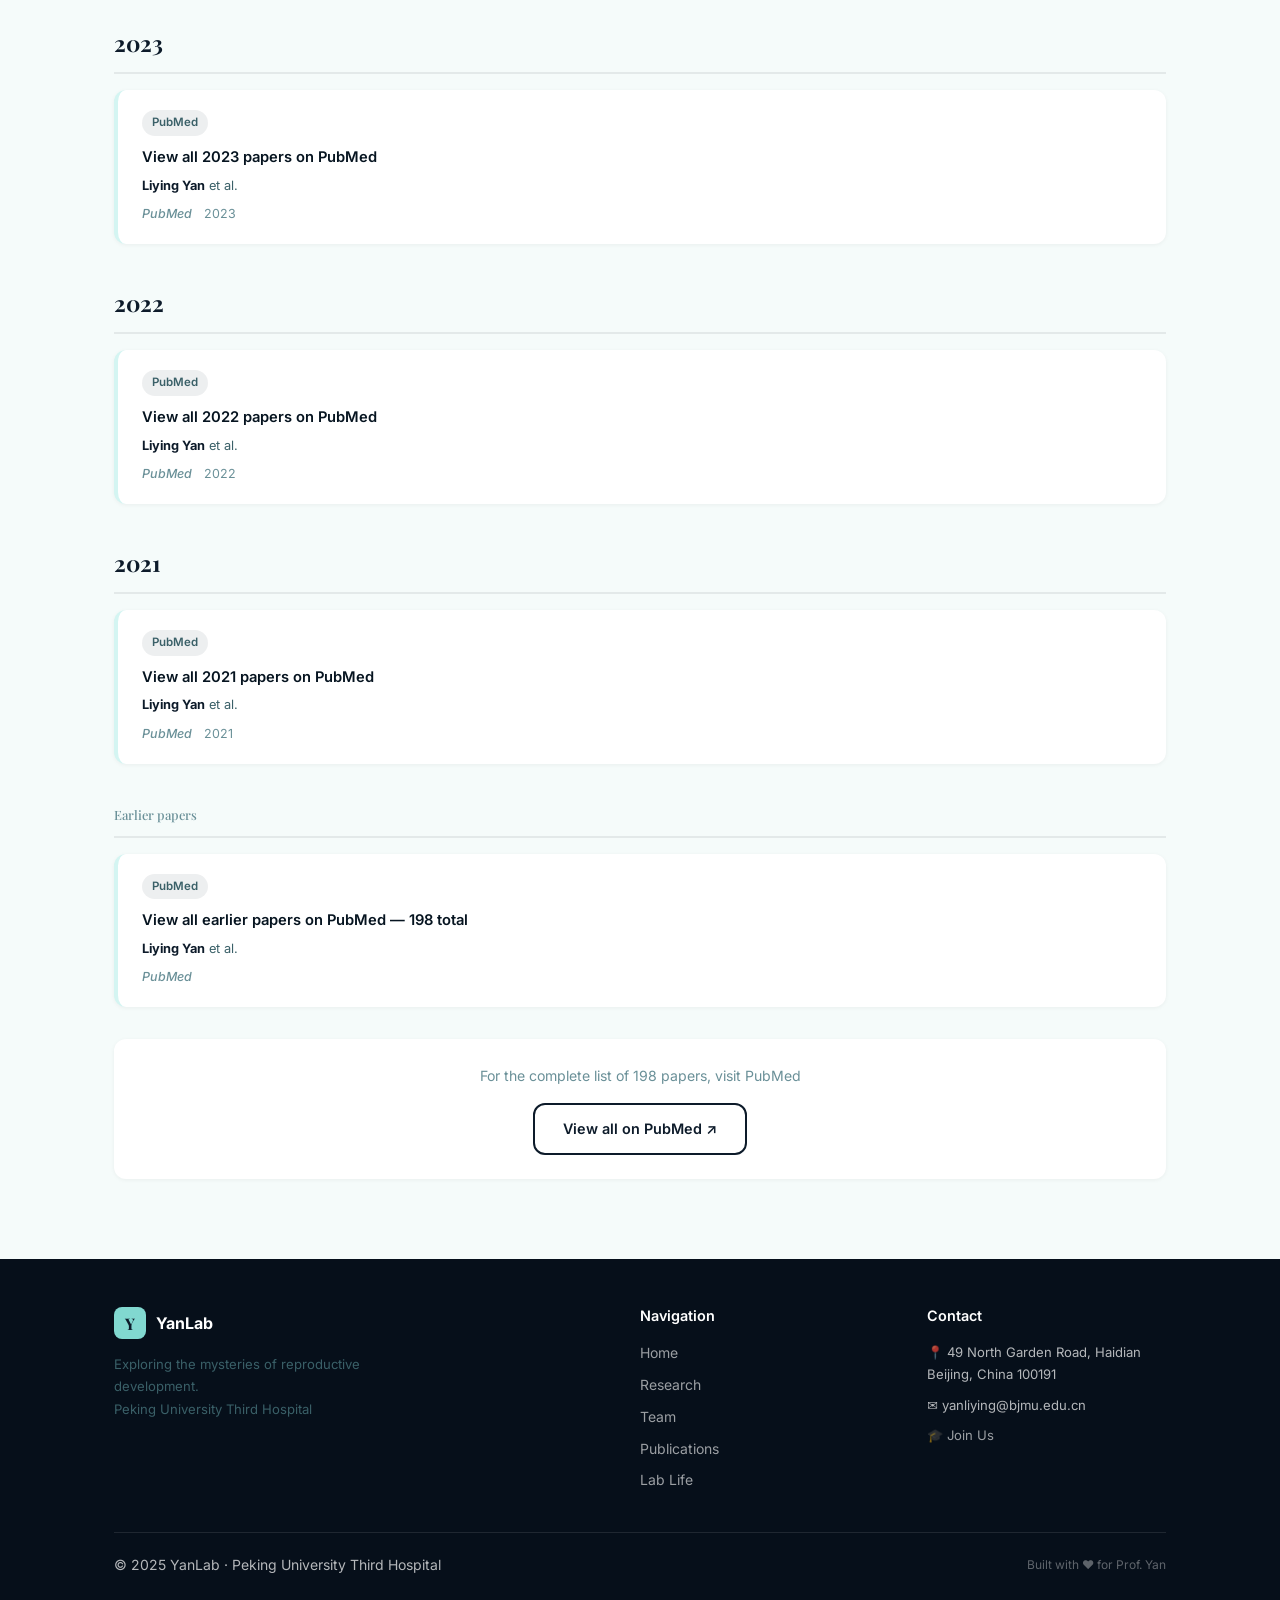
<file: pages/publications.html>
<!DOCTYPE html>
<html lang="zh">
<head>
  <meta charset="UTF-8">
  <meta name="viewport" content="width=device-width, initial-scale=1.0">
  <title>发表论文 · YanLab</title>
  <link rel="preconnect" href="https://fonts.googleapis.com">
  <link rel="preconnect" href="https://fonts.gstatic.com" crossorigin>
  <link href="https://fonts.googleapis.com/css2?family=Playfair+Display:wght@400;700&family=Inter:wght@400;500;600&family=Noto+Sans+SC:wght@400;500;700&family=Noto+Serif+SC:wght@400;700&display=swap" rel="stylesheet">
  <link rel="stylesheet" href="../css/style.css">
  <style>
    .page-hero { padding:calc(var(--nav-height) + 48px) 0 52px; background:var(--nav-bg); position:relative; overflow:hidden; }
    .page-hero h1, .page-hero p { color:#fff; }
    .pub-stats { display:flex; gap:40px; margin-top:28px; flex-wrap:wrap; }
    .pub-stat-num { font-size:2.2rem; font-weight:700; color:#81D8D0; font-family:'Playfair Display',serif; line-height:1; }
    .pub-stat-label { font-size:0.78rem; color:rgba(255,255,255,0.5); margin-top:4px; }

    .filter-bar { display:flex; gap:8px; flex-wrap:wrap; margin-bottom:32px; padding-bottom:20px; border-bottom:1px solid rgba(44,36,22,0.08); }
    .filter-chip { padding:7px 18px; border-radius:20px; font-size:0.82rem; font-weight:500; cursor:pointer; border:1.5px solid rgba(44,36,22,0.12); background:var(--white); color:var(--text-mid); transition:all 0.2s; user-select:none; }
    .filter-chip:hover { border-color:var(--tiffany); color:var(--tiffany-dark); }
    .filter-chip.active { background:var(--nav-bg); color:#fff; border-color:var(--nav-bg); }
    .filter-divider { width:1px; background:rgba(44,36,22,0.1); margin:0 4px; }

    .year-section { margin-bottom:8px; }
    .year-divider { font-size:1.4rem; font-weight:700; color:var(--nav-bg); margin:40px 0 16px; padding-bottom:10px; border-bottom:2px solid rgba(13,27,42,0.08); font-family:'Playfair Display',serif; display:flex; align-items:center; gap:12px; }
    .year-divider span { font-size:0.8rem; font-weight:500; color:var(--text-light); font-family:inherit; }

    .paper-card { background:var(--white); border-radius:12px; padding:20px 24px; margin-bottom:10px; border-left:4px solid var(--tiffany-light); box-shadow:0 1px 4px rgba(0,0,0,0.05); transition:all 0.2s; cursor:pointer; text-decoration:none; display:block; color:inherit; }
    .paper-card:hover { box-shadow:0 4px 16px rgba(13,27,42,0.12); transform:translateX(4px); border-left-color:var(--tiffany); }
    .paper-card.advance { border-left-color:#F5C842; }
    .paper-card.advance:hover { border-left-color:#D4A800; }
    .paper-card.cited { border-left-color:var(--coral); }
    .paper-card.hidden { display:none; }

    .paper-badges { display:flex; gap:6px; flex-wrap:wrap; margin-bottom:10px; }
    .badge { display:inline-flex; align-items:center; gap:4px; padding:3px 10px; border-radius:20px; font-size:0.72rem; font-weight:600; }
    .badge-advance { background:rgba(245,200,66,0.15); color:#8A6800; }
    .badge-cited { background:rgba(232,115,74,0.12); color:#C04000; }
    .badge-cover { background:rgba(167,139,202,0.15); color:#6B4F9A; }
    .badge-journal { background:rgba(13,27,42,0.07); color:var(--text-mid); }

    .paper-title { font-size:0.92rem; font-weight:600; line-height:1.55; margin-bottom:7px; color:var(--text-dark); }
    .paper-authors { font-size:0.8rem; color:var(--text-mid); margin-bottom:8px; line-height:1.5; }
    .paper-authors strong { color:var(--nav-bg); }
    .paper-meta { display:flex; align-items:center; gap:12px; font-size:0.78rem; color:var(--text-light); }
    .paper-journal-name { font-style:italic; font-weight:500; }
    .paper-link-hint { margin-left:auto; color:var(--tiffany-dark); font-size:0.75rem; opacity:0; transition:opacity 0.2s; }
    .paper-card:hover .paper-link-hint { opacity:1; }

    .no-results { text-align:center; padding:48px; color:var(--text-light); font-size:0.9rem; display:none; }
    .pubmed-link { text-align:center; margin-top:32px; padding:24px; background:var(--white); border-radius:12px; box-shadow:0 1px 4px rgba(0,0,0,0.05); }
  </style>
</head>
<body class="lang-zh">
  <script src="../js/nav-footer.js"></script>

  <div class="page-hero">
    <div class="container" style="position:relative;z-index:1;">
      <span class="section-tag" style="background:rgba(129,216,208,0.15);color:var(--tiffany);">
        <span data-zh>学术成果</span><span data-en>Publications</span>
      </span>
      <h1><span data-zh>发表论文</span><span data-en>Publications</span></h1>
      <p><span data-zh>在 Nature、Cell、Nature Genetics 等顶级期刊发表论文198篇，被引11,791次。</span>
         <span data-en>198 papers in Nature, Cell, Nature Genetics and more, cited 11,791 times.</span></p>
      <div class="pub-stats">
        <div><div class="pub-stat-num">198</div><div class="pub-stat-label"><span data-zh>发表论文</span><span data-en>Publications</span></div></div>
        <div><div class="pub-stat-num">11,791</div><div class="pub-stat-label"><span data-zh>被引次数</span><span data-en>Citations</span></div></div>
        <div><div class="pub-stat-num">×1</div><div class="pub-stat-label"><span data-zh>中国科学十大进展</span><span data-en>China Top-10 Advances</span></div></div>
        <div><div class="pub-stat-num">3</div><div class="pub-stat-label"><span data-zh>高被引论文</span><span data-en>Highly Cited Papers</span></div></div>
      </div>
    </div>
  </div>

  <section class="section">
    <div class="container">

      <!-- Filter bar -->
      <div class="filter-bar">
        <span class="filter-chip active" data-f="all"><span data-zh>全部</span><span data-en>All</span></span>
        <span class="filter-chip" data-f="advance">🏆 <span data-zh>十大进展</span><span data-en>Top-10 Advance</span></span>
        <span class="filter-chip" data-f="cited">🔥 <span data-zh>高被引</span><span data-en>Highly Cited</span></span>
        <span class="filter-chip" data-f="nature">Nature / Cell</span>
        <div class="filter-divider"></div>
        <span class="filter-chip" data-f="2026">2026</span>
        <span class="filter-chip" data-f="2025">2025</span>
        <span class="filter-chip" data-f="2024">2024</span>
        <span class="filter-chip" data-f="2023">2023</span>
        <span class="filter-chip" data-f="2022">2022</span>
        <span class="filter-chip" data-f="2021">2021</span>
        <span class="filter-chip" data-f="old"><span data-zh>更早</span><span data-en>Earlier</span></span>
      </div>

      <div id="pub-list">

      <!-- 2026 -->
      <div class="year-section" data-year="2026">
        <div class="year-divider">2026 <span data-zh>（8篇）</span><span data-en>(8 papers)</span></div>

        <a class="paper-card" href="https://academic.oup.com/humrep" target="_blank" data-year="2026" data-tags="">
          <div class="paper-badges"><span class="badge badge-journal">Human Reproduction</span></div>
          <div class="paper-title">Third-generation sequencing enables accurate preimplantation genetic testing of monogenic defects for de novo variants and incomplete pedigrees</div>
          <div class="paper-authors">Fang Y, Wang Y, Zhan Y, […], <strong>Yan L*</strong></div>
          <div class="paper-meta"><span class="paper-journal-name">Human Reproduction</span><span>2026</span><span class="paper-link-hint">查看论文 ↗</span></div>
        </a>

        <a class="paper-card" href="https://www.thelancet.com/journals/ebiom/home" target="_blank" data-year="2026" data-tags="">
          <div class="paper-badges"><span class="badge badge-journal">EBioMedicine</span></div>
          <div class="paper-title">Multi-omics profiling identifies inosine as a key metabolite associated with embryonic arrest in hydrosalpinx-associated infertility</div>
          <div class="paper-authors">Peng Y, Fang Y, Wang N, […], Qiao J*</div>
          <div class="paper-meta"><span class="paper-journal-name">EBioMedicine</span><span>2026</span><span class="paper-link-hint">查看论文 ↗</span></div>
        </a>

        <a class="paper-card" href="https://biosignaling.biomedcentral.com" target="_blank" data-year="2026" data-tags="">
          <div class="paper-badges"><span class="badge badge-journal">Cell Communication and Signaling</span></div>
          <div class="paper-title">The dynamic expression pattern of signaling pathways involved in early embryo development</div>
          <div class="paper-authors">Song Z, Song S, Wang N, […], Yuan P*</div>
          <div class="paper-meta"><span class="paper-journal-name">Cell Communication and Signaling</span><span>2026</span><span class="paper-link-hint">查看论文 ↗</span></div>
        </a>

        <a class="paper-card" href="https://www.nature.com/cdd" target="_blank" data-year="2026" data-tags="">
          <div class="paper-badges"><span class="badge badge-journal">Cell Death & Differentiation</span></div>
          <div class="paper-title">Ypel5 preserves female fertility by regulating folliculogenesis and oocyte maturation</div>
          <div class="paper-authors">Ding L, Guo Q, Li Y, […], <strong>Yan L*</strong></div>
          <div class="paper-meta"><span class="paper-journal-name">Cell Death & Differentiation</span><span>2026</span><span class="paper-link-hint">查看论文 ↗</span></div>
        </a>

        <a class="paper-card" href="https://www.nature.com/ncomms" target="_blank" data-year="2026" data-tags="nature">
          <div class="paper-badges"><span class="badge badge-journal">Nature Communications</span></div>
          <div class="paper-title">Uridine restores oocyte quality and mitigates female reproductive aging by inhibition of ferroptosis in mice</div>
          <div class="paper-authors">Chen J, Shen J, Li D, […], Qiao J*</div>
          <div class="paper-meta"><span class="paper-journal-name">Nature Communications</span><span>2026</span><span class="paper-link-hint">查看论文 ↗</span></div>
        </a>

        <a class="paper-card" href="https://www.nature.com/ncomms" target="_blank" data-year="2026" data-tags="nature">
          <div class="paper-badges"><span class="badge badge-journal">Nature Communications</span></div>
          <div class="paper-title">Single-oocyte full-length isoform sequencing unveils the impact of transposable elements on RNA diversity and stability</div>
          <div class="paper-authors">Wang Y, Wei W, Liu Y, […], Yuan P*</div>
          <div class="paper-meta"><span class="paper-journal-name">Nature Communications</span><span>2026</span><span class="paper-link-hint">查看论文 ↗</span></div>
        </a>

        <a class="paper-card" href="https://link.springer.com/journal/10815" target="_blank" data-year="2026" data-tags="">
          <div class="paper-badges"><span class="badge badge-journal">J Assisted Reproduction and Genetics</span></div>
          <div class="paper-title">Identification of candidate genes associated with mitotic-origin aneuploidy: a genome-wide association study</div>
          <div class="paper-authors">Lyu Z, An J, Song S, […], Qiao J*</div>
          <div class="paper-meta"><span class="paper-journal-name">J Assisted Reproduction and Genetics</span><span>2026</span><span class="paper-link-hint">查看论文 ↗</span></div>
        </a>

        <a class="paper-card" href="https://www.reproduction-online.org" target="_blank" data-year="2026" data-tags="">
          <div class="paper-badges"><span class="badge badge-journal">Reproduction</span></div>
          <div class="paper-title">Ncbp1 deficiency affects morula-to-blastocyst transition through lipid metabolic dysregulation</div>
          <div class="paper-authors">Liu Y, He Y, Wang X, […], <strong>Yan L*</strong></div>
          <div class="paper-meta"><span class="paper-journal-name">Reproduction</span><span>2026</span><span class="paper-link-hint">查看论文 ↗</span></div>
        </a>
      </div>

      <!-- 2025 -->
      <div class="year-section" data-year="2025">
        <div class="year-divider">2025 <span data-zh>（5篇代表作）</span><span data-en>(5 representative papers)</span></div>

        <a class="paper-card advance" href="https://pubmed.ncbi.nlm.nih.gov/39478217/" target="_blank" data-year="2025" data-tags="advance cited nature">
          <div class="paper-badges">
            <span class="badge badge-advance">🏆 <span data-zh>中国科学十大进展</span><span data-en>China Top-10 Advance</span></span>
            <span class="badge badge-cited">🔥 <span data-zh>高被引</span><span data-en>Highly Cited</span></span>
            <span class="badge badge-journal">Nature</span>
          </div>
          <div class="paper-title">Extra X chromosome affects male germ cell development in Klinefelter syndrome</div>
          <div class="paper-authors"><strong>Qiao J*, Yuan P, Yan L*, Wei Y*</strong> et al.</div>
          <div class="paper-meta"><span class="paper-journal-name">Nature</span><span>2025</span><span class="paper-link-hint">查看论文 ↗</span></div>
        </a>

        <a class="paper-card" href="https://academic.oup.com/humupd" target="_blank" data-year="2025" data-tags="">
          <div class="paper-badges"><span class="badge badge-journal">Human Reproduction Update</span></div>
          <div class="paper-title">Moving toward totipotency: the molecular and cellular features of totipotent and naive pluripotent stem cells</div>
          <div class="paper-authors">Hua L, Peng Y, <strong>Yan L</strong>, […], Qiao J*</div>
          <div class="paper-meta"><span class="paper-journal-name">Human Reproduction Update</span><span>2025</span><span class="paper-link-hint">查看论文 ↗</span></div>
        </a>

        <a class="paper-card" href="https://academic.oup.com/molehr" target="_blank" data-year="2025" data-tags="">
          <div class="paper-badges"><span class="badge badge-journal">Molecular Human Reproduction</span></div>
          <div class="paper-title">Single-cell metabolomics reveals that bisphosphoglycerate mutase influences oocyte maturation through glucose metabolism</div>
          <div class="paper-authors">Wang J, Liu Q, Yan Z, […], <strong>Yan L*</strong></div>
          <div class="paper-meta"><span class="paper-journal-name">Molecular Human Reproduction</span><span>2025</span><span class="paper-link-hint">查看论文 ↗</span></div>
        </a>

        <a class="paper-card" href="https://link.springer.com/journal/10815" target="_blank" data-year="2025" data-tags="">
          <div class="paper-badges"><span class="badge badge-journal">J Assisted Reproduction and Genetics</span></div>
          <div class="paper-title">Chromosomal segregation and recombination in human sperm cells from reciprocal translocation carriers</div>
          <div class="paper-authors">Yang Y, Yang M, Shao M, […], Yan Z*</div>
          <div class="paper-meta"><span class="paper-journal-name">J Assisted Reproduction and Genetics</span><span>2025</span><span class="paper-link-hint">查看论文 ↗</span></div>
        </a>

        <a class="paper-card" href="https://www.frontiersin.org/journals/medicine" target="_blank" data-year="2025" data-tags="">
          <div class="paper-badges"><span class="badge badge-journal">Frontiers of Medicine</span></div>
          <div class="paper-title">RRS1 regulates proliferation, migration, and invasion of HTR-8/SVneo human trophoblasts</div>
          <div class="paper-authors">Wu Y, Li Y, Wang J, […], Yuan P*</div>
          <div class="paper-meta"><span class="paper-journal-name">Frontiers of Medicine</span><span>2025</span><span class="paper-link-hint">查看论文 ↗</span></div>
        </a>
      </div>

      <!-- 2024 -->
      <div class="year-section" data-year="2024">
        <div class="year-divider">2024</div>

        <a class="paper-card" href="https://onlinelibrary.wiley.com/doi/10.1002/advs.202400001" target="_blank" data-year="2024" data-tags="">
          <div class="paper-badges"><span class="badge badge-journal">Advanced Science</span></div>
          <div class="paper-title">Concurrent Preimplantation Genetic Testing and Competence Assessment of Human Embryos by Transcriptome Sequencing</div>
          <div class="paper-authors">Wang Y, Li Y, Zhu X, […], <strong>Yan L*</strong>, Qiao J*</div>
          <div class="paper-meta"><span class="paper-journal-name">Advanced Science</span><span>2024</span><span class="paper-link-hint">查看论文 ↗</span></div>
        </a>
      </div>

      <!-- 2023 -->
      <div class="year-section" data-year="2023">
        <div class="year-divider">2023</div>
        <a class="paper-card" href="https://pubmed.ncbi.nlm.nih.gov/?term=Yan+Liying%5Bauthor%5D+2023" target="_blank" data-year="2023" data-tags="">
          <div class="paper-badges"><span class="badge badge-journal">PubMed</span></div>
          <div class="paper-title"><span data-zh>查看2023年全部论文（PubMed）</span><span data-en>View all 2023 papers on PubMed</span></div>
          <div class="paper-authors"><strong><span data-zh>闫丽盈</span><span data-en>Liying Yan</span></strong> et al.</div>
          <div class="paper-meta"><span class="paper-journal-name">PubMed</span><span>2023</span><span class="paper-link-hint">查看 ↗</span></div>
        </a>
      </div>

      <!-- 2022 -->
      <div class="year-section" data-year="2022">
        <div class="year-divider">2022</div>
        <a class="paper-card" href="https://pubmed.ncbi.nlm.nih.gov/?term=Yan+Liying%5Bauthor%5D+2022" target="_blank" data-year="2022" data-tags="">
          <div class="paper-badges"><span class="badge badge-journal">PubMed</span></div>
          <div class="paper-title"><span data-zh>查看2022年全部论文（PubMed）</span><span data-en>View all 2022 papers on PubMed</span></div>
          <div class="paper-authors"><strong><span data-zh>闫丽盈</span><span data-en>Liying Yan</span></strong> et al.</div>
          <div class="paper-meta"><span class="paper-journal-name">PubMed</span><span>2022</span><span class="paper-link-hint">查看 ↗</span></div>
        </a>
      </div>

      <!-- 2021 -->
      <div class="year-section" data-year="2021">
        <div class="year-divider">2021</div>
        <a class="paper-card" href="https://pubmed.ncbi.nlm.nih.gov/?term=Yan+Liying%5Bauthor%5D+2021" target="_blank" data-year="2021" data-tags="">
          <div class="paper-badges"><span class="badge badge-journal">PubMed</span></div>
          <div class="paper-title"><span data-zh>查看2021年全部论文（PubMed）</span><span data-en>View all 2021 papers on PubMed</span></div>
          <div class="paper-authors"><strong><span data-zh>闫丽盈</span><span data-en>Liying Yan</span></strong> et al.</div>
          <div class="paper-meta"><span class="paper-journal-name">PubMed</span><span>2021</span><span class="paper-link-hint">查看 ↗</span></div>
        </a>
      </div>

      <!-- Earlier -->
      <div class="year-section" data-year="old">
        <div class="year-divider"><span data-zh>更早期论文</span><span data-en>Earlier papers</span></div>
        <a class="paper-card" href="https://pubmed.ncbi.nlm.nih.gov/?term=Yan+Liying%5Bauthor%5D&sort=date" target="_blank" data-year="old" data-tags="">
          <div class="paper-badges"><span class="badge badge-journal">PubMed</span></div>
          <div class="paper-title"><span data-zh>查看全部早期论文（PubMed）— 共198篇</span><span data-en>View all earlier papers on PubMed — 198 total</span></div>
          <div class="paper-authors"><strong><span data-zh>闫丽盈</span><span data-en>Liying Yan</span></strong> et al.</div>
          <div class="paper-meta"><span class="paper-journal-name">PubMed</span><span class="paper-link-hint">查看全部 ↗</span></div>
        </a>
      </div>

      </div><!-- #pub-list -->

      <div class="no-results" id="no-results">
        <span data-zh>没有找到符合条件的论文</span><span data-en>No papers found</span>
      </div>

      <div class="pubmed-link">
        <p style="color:var(--text-light);font-size:0.88rem;margin-bottom:14px;">
          <span data-zh>完整论文列表（198篇）请访问 PubMed</span>
          <span data-en>For the complete list of 198 papers, visit PubMed</span>
        </p>
        <a href="https://pubmed.ncbi.nlm.nih.gov/?term=Yan+Liying%5Bauthor%5D&sort=date" target="_blank" class="btn btn-outline">
          <span data-zh>在 PubMed 查看全部 ↗</span>
          <span data-en>View all on PubMed ↗</span>
        </a>
      </div>

    </div>
  </section>

  <script src="../js/main.js"></script>
  <script>
  // Filter
  document.querySelectorAll('.filter-chip[data-f]').forEach(function(chip) {
    chip.addEventListener('click', function() {
      document.querySelectorAll('.filter-chip').forEach(function(c){ c.classList.remove('active'); });
      chip.classList.add('active');
      var f = chip.dataset.f;
      var sections = document.querySelectorAll('.year-section');
      var total = 0;

      sections.forEach(function(sec) {
        var year = sec.dataset.year;
        var cards = sec.querySelectorAll('.paper-card');
        var visible = 0;

        cards.forEach(function(card) {
          var show = false;
          if (f === 'all') show = true;
          else if (f === year) show = true;
          else if (f === 'old' && year === 'old') show = true;
          else if (card.dataset.tags && card.dataset.tags.indexOf(f) !== -1) show = true;
          card.classList.toggle('hidden', !show);
          if (show) visible++;
        });

        sec.style.display = visible > 0 ? '' : 'none';
        total += visible;
      });

      document.getElementById('no-results').style.display = total === 0 ? 'block' : 'none';
    });
  });
  </script>
  <script src="../js/cms.js"></script>
  <script src="../js/icons.js"></script>
</body>
</html>
</file>
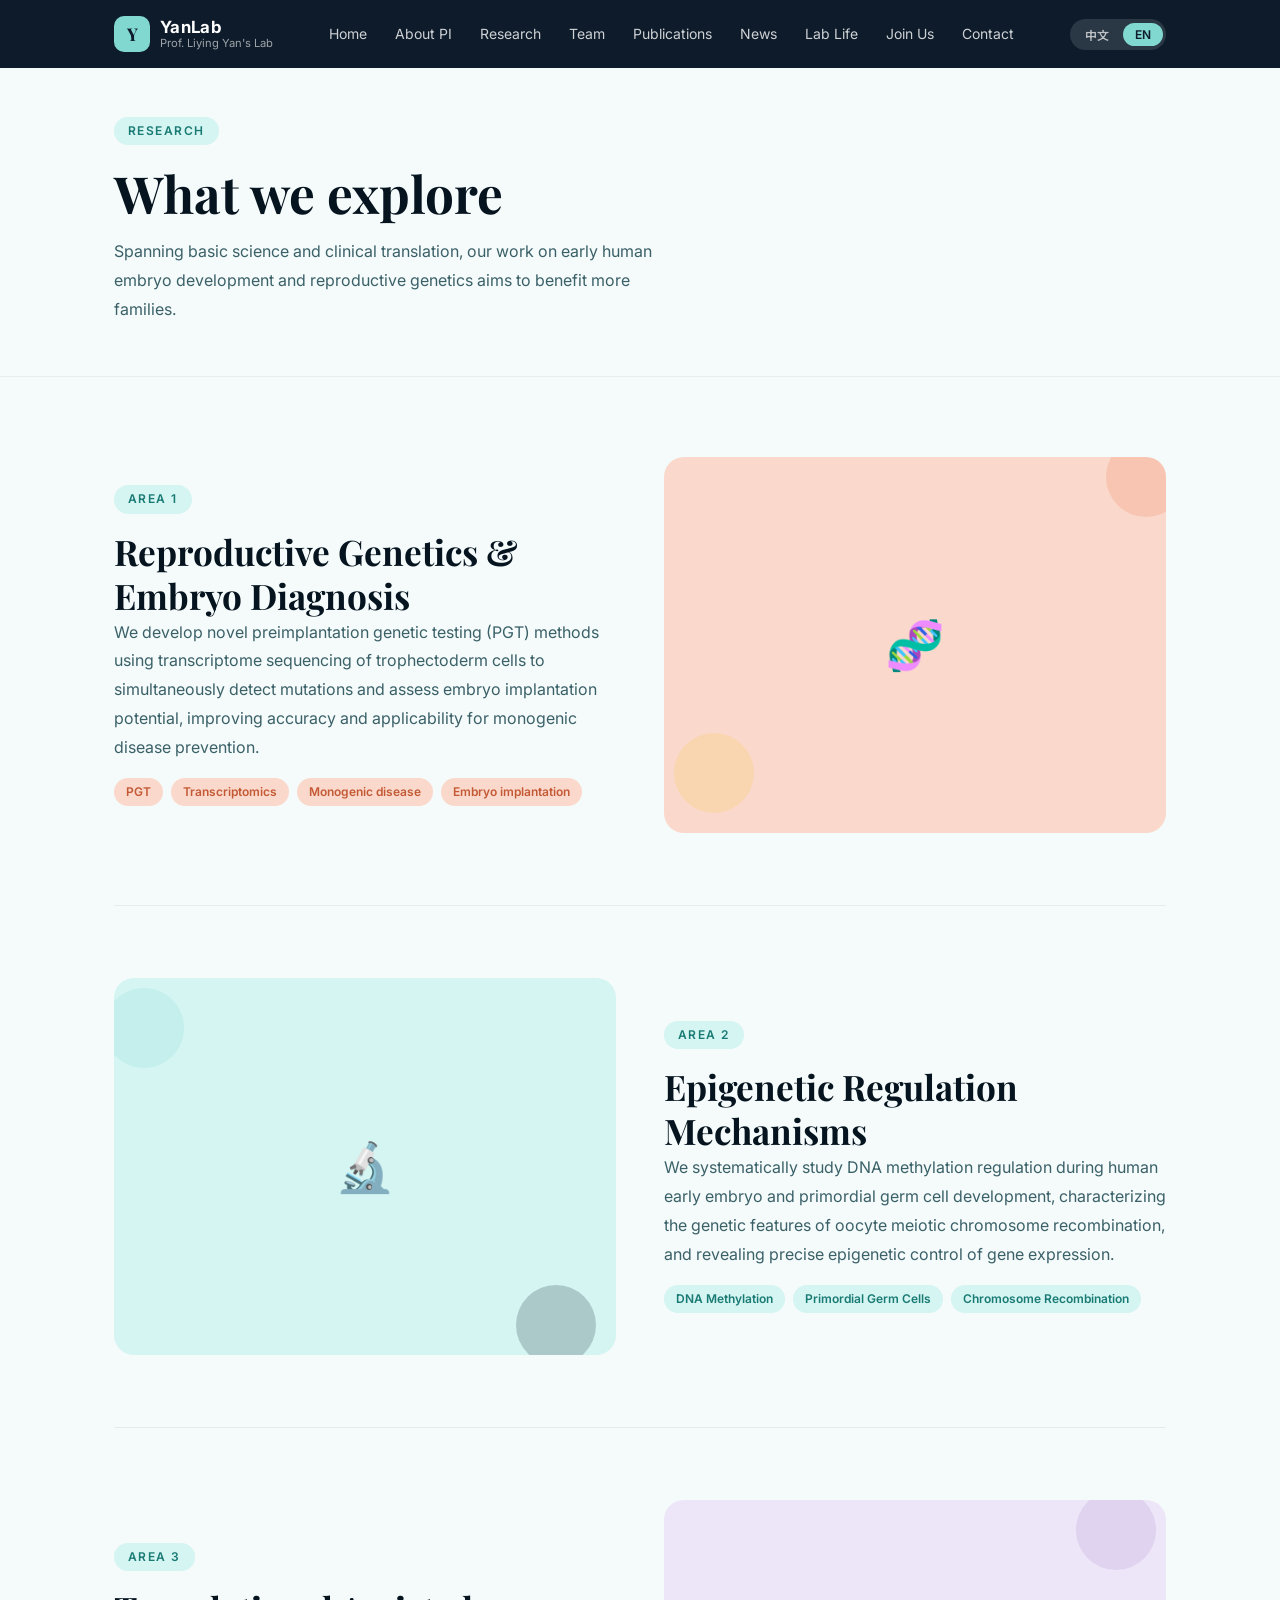
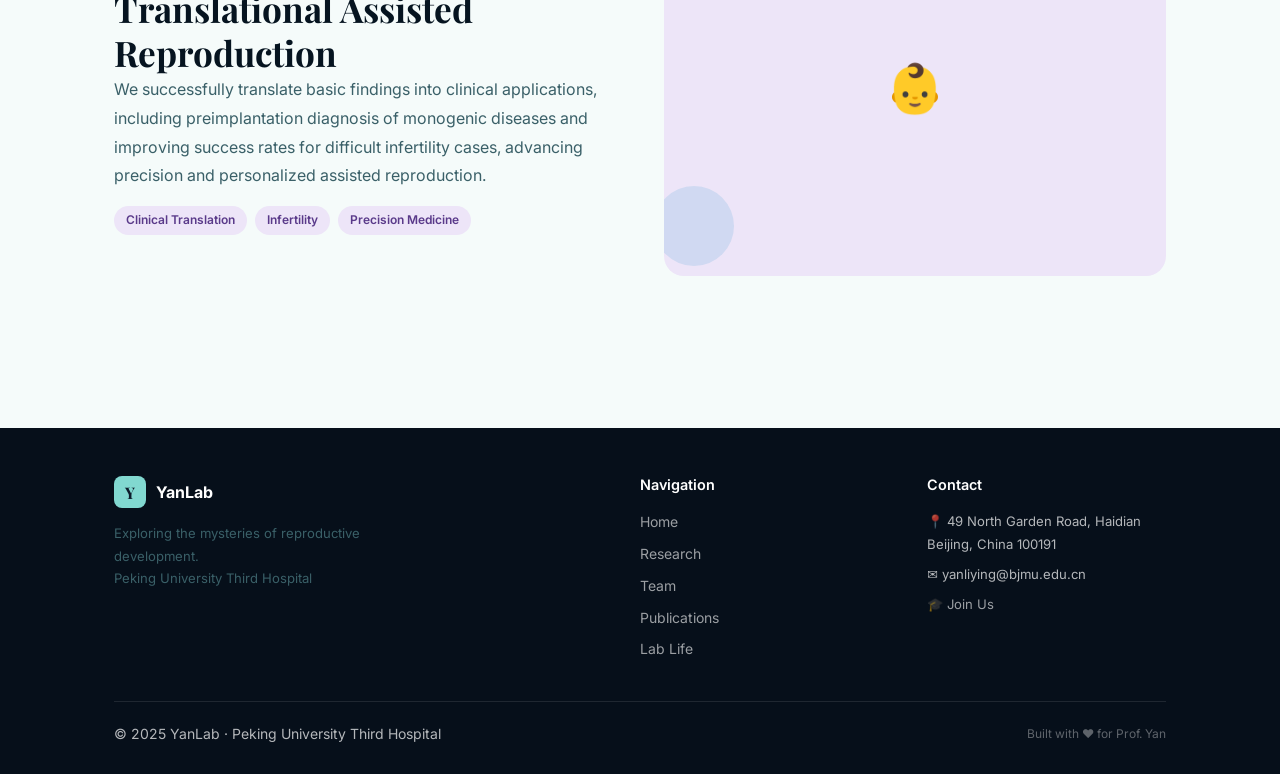
<file: pages/research.html>
<!DOCTYPE html>
<html lang="zh">
<head>
  <meta charset="UTF-8">
  <meta name="viewport" content="width=device-width, initial-scale=1.0">
  <title>研究方向 · YanLab</title>
  <link rel="preconnect" href="https://fonts.googleapis.com">
  <link rel="preconnect" href="https://fonts.gstatic.com" crossorigin>
  <link href="https://fonts.googleapis.com/css2?family=Playfair+Display:wght@400;700&family=Inter:wght@400;500;600&family=Noto+Sans+SC:wght@400;500;700&family=Noto+Serif+SC:wght@400;700&display=swap" rel="stylesheet">
  <link rel="stylesheet" href="../css/style.css">
  <style>
    .page-hero {
      padding: calc(var(--nav-height) + 48px) 0 52px;
      background: var(--cream);
      border-bottom: 1px solid rgba(44,36,22,0.06);
    }
    .research-block {
      display: grid; grid-template-columns: 1fr 1fr; gap: 48px;
      align-items: center; margin-bottom: 72px;
      padding-bottom: 72px;
      border-bottom: 1px solid rgba(44,36,22,0.07);
    }
    .research-block:last-child { border-bottom: none; margin-bottom: 0; }
    .research-block.reverse { direction: rtl; }
    .research-block.reverse > * { direction: ltr; }

    .research-visual {
      border-radius: var(--radius-lg);
      aspect-ratio: 4/3;
      display: flex; align-items: center; justify-content: center;
      font-size: 3rem;
      position: relative;
      overflow: hidden;
    }
    .research-accent {
      position: absolute;
      width: 80px; height: 80px;
      border-radius: 50%;
      opacity: 0.2;
    }
    .kw-list { display:flex;flex-wrap:wrap;gap:8px;margin-top:16px; }

    @media(max-width:768px){
      .research-block, .research-block.reverse { grid-template-columns:1fr;direction:ltr; }
    }
  </style>
</head>
<body class="lang-zh">
  <script src="../js/nav-footer.js"></script>

  <div class="page-hero">
    <div class="container">
      <span class="section-tag"><span data-zh>研究方向</span><span data-en>Research</span></span>
      <h1><span data-zh>我们在探索什么</span><span data-en>What we explore</span></h1>
      <p style="max-width:580px;margin-top:12px;color:var(--text-mid);">
        <span data-zh>围绕人类早期胚胎发育与生殖遗传，我们的研究横跨基础科学与临床转化，致力于让更多家庭受益。</span>
        <span data-en>Spanning basic science and clinical translation, our work on early human embryo development and reproductive genetics aims to benefit more families.</span>
      </p>
    </div>
  </div>

  <section class="section">
    <div class="container">

      <div class="research-block reveal">
        <div>
          <span class="section-tag"><span data-zh>方向一</span><span data-en>Area 1</span></span>
          <h2><span data-zh>生殖遗传与胚胎诊断</span><span data-en>Reproductive Genetics & Embryo Diagnosis</span></h2>
          <p style="margin-bottom:16px;">
            <span data-zh>开发基于转录组测序的胚胎着床前遗传学检测（PGT）新方法，利用滋养外胚层细胞中丰富的mRNA转录拷贝进行突变检测，同步评估胚胎着床潜能，提高单基因病阻断的准确性与适用范围。</span>
            <span data-en>We develop novel preimplantation genetic testing (PGT) methods using transcriptome sequencing of trophectoderm cells to simultaneously detect mutations and assess embryo implantation potential, improving accuracy and applicability for monogenic disease prevention.</span>
          </p>
          <div class="kw-list">
            <span class="tag tag-coral">PGT</span>
            <span class="tag tag-coral"><span data-zh>转录组</span><span data-en>Transcriptomics</span></span>
            <span class="tag tag-coral"><span data-zh>单基因病</span><span data-en>Monogenic disease</span></span>
            <span class="tag tag-coral"><span data-zh>胚胎着床</span><span data-en>Embryo implantation</span></span>
          </div>
        </div>
        <div class="research-visual" style="background:var(--coral-light);">
          <div class="research-accent" style="background:var(--coral);top:-20px;right:-20px;"></div>
          <div class="research-accent" style="background:var(--gold);bottom:20px;left:10px;"></div>
          <span>🧬</span>
        </div>
      </div>

      <div class="research-block reverse reveal">
        <div>
          <span class="section-tag"><span data-zh>方向二</span><span data-en>Area 2</span></span>
          <h2><span data-zh>表观遗传调控机制</span><span data-en>Epigenetic Regulation Mechanisms</span></h2>
          <p style="margin-bottom:16px;">
            <span data-zh>系统研究人类早期胚胎及原始生殖细胞发育过程中的DNA甲基化调控机制，解析卵母细胞减数分裂染色体重组的遗传特征，揭示表观遗传对基因表达的精准调控规律。</span>
            <span data-en>We systematically study DNA methylation regulation during human early embryo and primordial germ cell development, characterizing the genetic features of oocyte meiotic chromosome recombination, and revealing precise epigenetic control of gene expression.</span>
          </p>
          <div class="kw-list">
            <span class="tag tag-mint"><span data-zh>DNA甲基化</span><span data-en>DNA Methylation</span></span>
            <span class="tag tag-mint"><span data-zh>原始生殖细胞</span><span data-en>Primordial Germ Cells</span></span>
            <span class="tag tag-mint"><span data-zh>染色体重组</span><span data-en>Chromosome Recombination</span></span>
          </div>
        </div>
        <div class="research-visual" style="background:var(--mint-light);">
          <div class="research-accent" style="background:var(--mint);top:10px;left:-10px;"></div>
          <div class="research-accent" style="background:var(--nav-bg);bottom:-10px;right:20px;"></div>
          <span>🔬</span>
        </div>
      </div>

      <div class="research-block reveal">
        <div>
          <span class="section-tag"><span data-zh>方向三</span><span data-en>Area 3</span></span>
          <h2><span data-zh>辅助生殖技术临床转化</span><span data-en>Translational Assisted Reproduction</span></h2>
          <p style="margin-bottom:16px;">
            <span data-zh>将基础研究成果成功转化为临床应用，包括胚胎植入前单基因疾病诊断、提高疑难不孕患者治疗成功率等，推动辅助生殖技术的精准化与个体化。</span>
            <span data-en>We successfully translate basic findings into clinical applications, including preimplantation diagnosis of monogenic diseases and improving success rates for difficult infertility cases, advancing precision and personalized assisted reproduction.</span>
          </p>
          <div class="kw-list">
            <span class="tag tag-purple"><span data-zh>临床转化</span><span data-en>Clinical Translation</span></span>
            <span class="tag tag-purple"><span data-zh>不孕不育</span><span data-en>Infertility</span></span>
            <span class="tag tag-purple"><span data-zh>精准医学</span><span data-en>Precision Medicine</span></span>
          </div>
        </div>
        <div class="research-visual" style="background:var(--purple-light);">
          <div class="research-accent" style="background:var(--purple);top:-10px;right:10px;"></div>
          <div class="research-accent" style="background:var(--sky);bottom:10px;left:-10px;"></div>
          <span>👶</span>
        </div>
      </div>

    </div>
  </section>

  <script src="../js/main.js"></script>
  <script src="../js/cms.js"></script>
  <script src="../js/sheets.js"></script>
  <script src="../js/sheets.js"></script>
  <script src="../js/icons.js"></script>
</body>
</html>
</file>
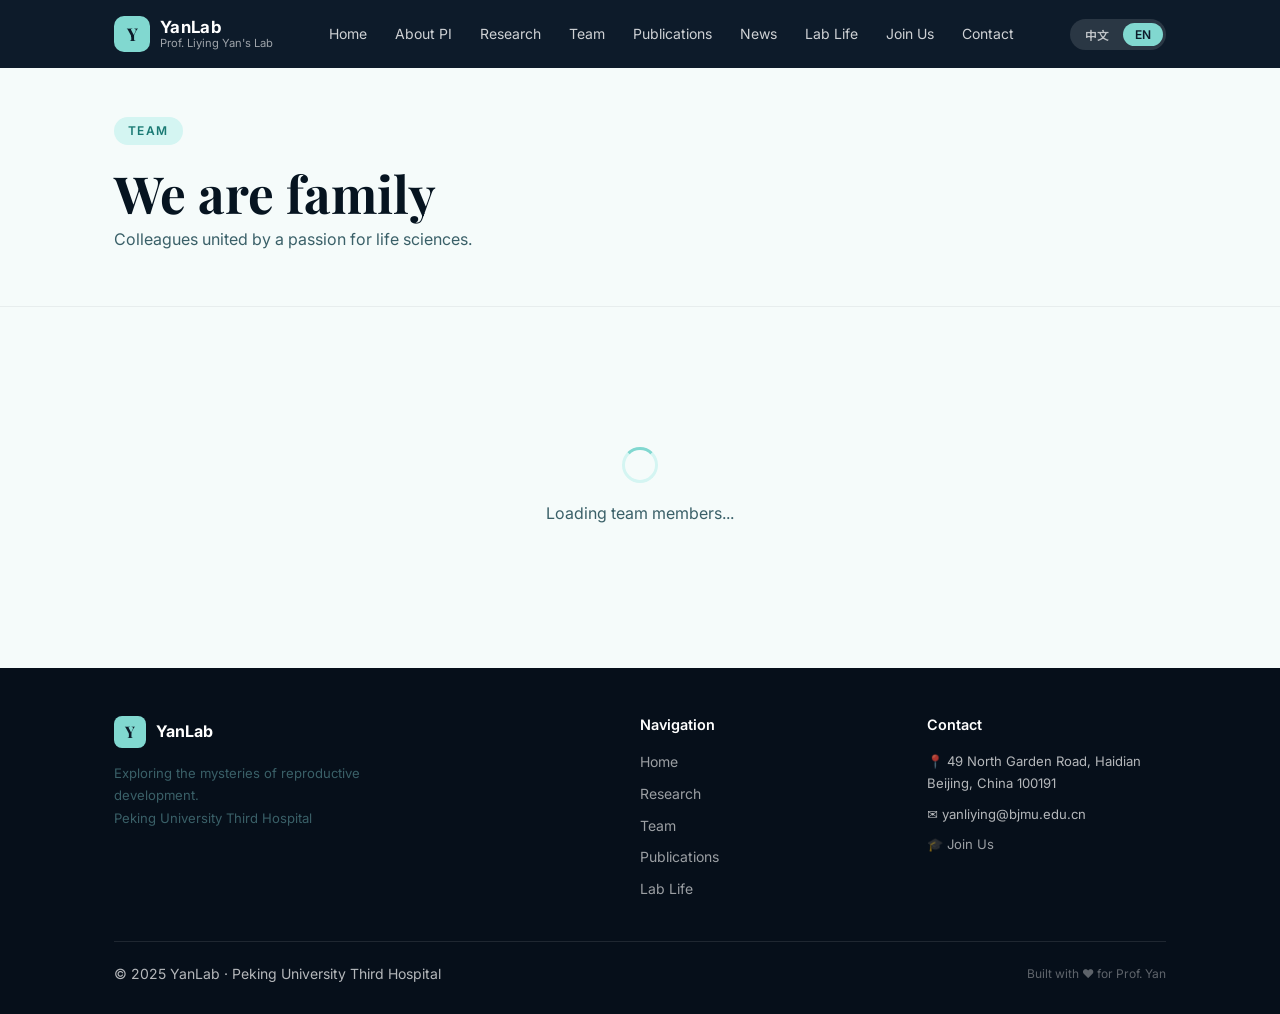
<file: pages/team.html>
<!DOCTYPE html>
<html lang="zh">
<head>
  <meta charset="UTF-8">
  <meta name="viewport" content="width=device-width, initial-scale=1.0">
  <title>团队成员 · YanLab</title>
  <link rel="preconnect" href="https://fonts.googleapis.com">
  <link rel="preconnect" href="https://fonts.gstatic.com" crossorigin>
  <link href="https://fonts.googleapis.com/css2?family=Playfair+Display:wght@400;700&family=Inter:wght@400;500;600&family=Noto+Sans+SC:wght@400;500;700&family=Noto+Serif+SC:wght@400;700&display=swap" rel="stylesheet">
  <link rel="stylesheet" href="../css/style.css">
  <style>
    .page-hero { padding: calc(var(--nav-height) + 48px) 0 52px; background: var(--cream); border-bottom: 1px solid rgba(6,20,32,0.06); }
    .member-grid { display: grid; grid-template-columns: repeat(auto-fill, minmax(200px, 1fr)); gap: 20px; }
    .member-card { background: var(--white); border-radius: var(--radius-lg); overflow: hidden; box-shadow: var(--shadow-sm); transition: box-shadow 0.2s, transform 0.2s; }
    .member-card:hover { box-shadow: var(--shadow-md); transform: translateY(-3px); }
    .member-body { padding: 20px 16px; text-align: center; }
    .member-avatar { width: 72px; height: 72px; border-radius: 50%; margin: 0 auto 12px; display: flex; align-items: center; justify-content: center; font-size: 1.4rem; font-weight: 700; color: #fff; font-family: var(--font-display); overflow: hidden; }
    .member-name { font-size: 0.95rem; font-weight: 600; margin-bottom: 4px; }
    .member-role { font-size: 0.75rem; margin-bottom: 8px; }
    .member-focus { font-size: 0.78rem; color: var(--text-light); line-height: 1.5; margin-bottom: 8px; }
    .group-label { font-size: 0.75rem; font-weight: 700; letter-spacing: 0.1em; text-transform: uppercase; color: var(--text-light); margin: 40px 0 16px; display: flex; align-items: center; gap: 12px; }
    .group-label::after { content: ''; flex: 1; height: 1px; background: rgba(6,20,32,0.08); }
    .loading-state { text-align: center; padding: 60px 20px; color: var(--text-light); }
    .loading-spinner { width: 36px; height: 36px; border: 3px solid var(--tiffany-light); border-top-color: var(--tiffany); border-radius: 50%; animation: spin 0.8s linear infinite; margin: 0 auto 16px; }
    @keyframes spin { to { transform: rotate(360deg); } }
    @media(max-width:600px){ .member-grid { grid-template-columns: repeat(2,1fr); gap:12px; } }
  </style>
</head>
<body class="lang-zh">
  <script src="../js/nav-footer.js"></script>

  <div class="page-hero">
    <div class="container">
      <span class="section-tag"><span data-zh>团队成员</span><span data-en>Team</span></span>
      <h1><span data-zh>我们是一家人</span><span data-en>We are family</span></h1>
      <p><span data-zh>来自五湖四海的伙伴，因为对生命科学的热爱聚在一起。</span><span data-en>Colleagues united by a passion for life sciences.</span></p>
    </div>
  </div>

  <section class="section">
    <div class="container">
      <div id="members-container">
        <div class="loading-state">
          <div class="loading-spinner"></div>
          <p><span data-zh>成员信息加载中...</span><span data-en>Loading team members...</span></p>
        </div>
      </div>
    </div>
  </section>

  <script src="../js/main.js"></script>
  <script src="../js/cms.js"></script>
  <script src="../js/sheets.js"></script>
  <script src="../js/icons.js"></script>
</body>
</html>
</file>
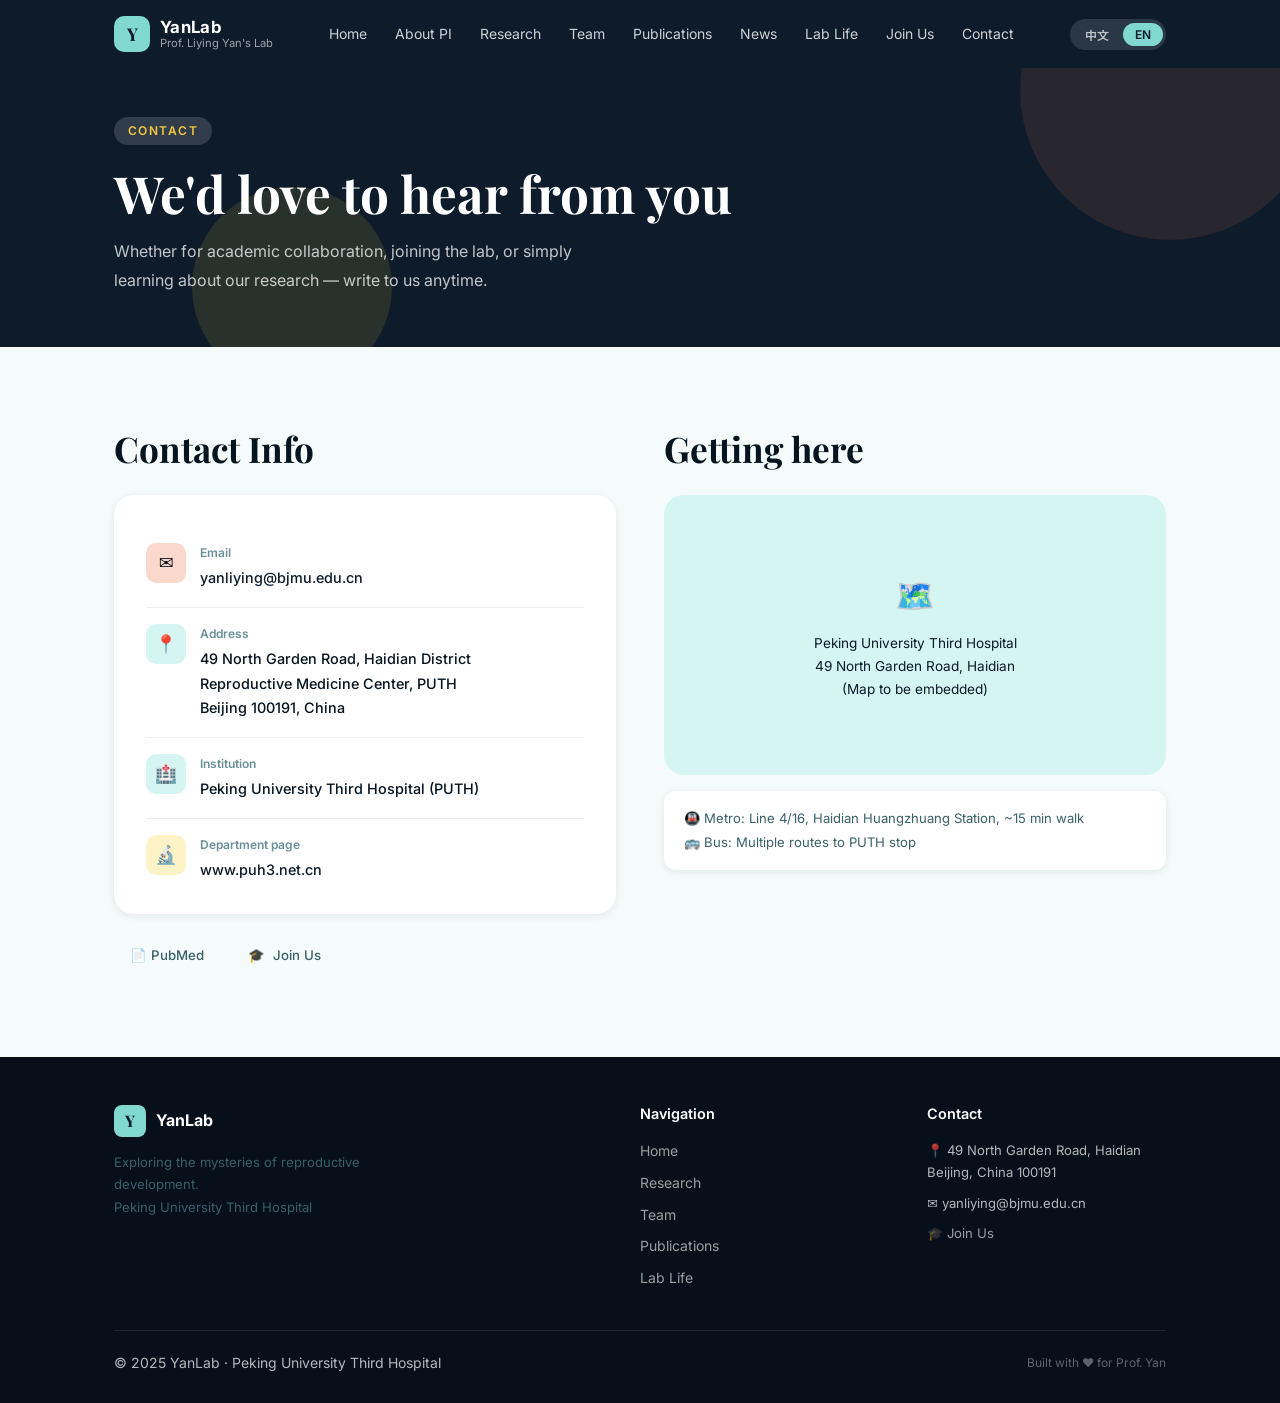
<file: yanlab/pages/contact.html>
<!DOCTYPE html>
<html lang="zh">
<head>
  <meta charset="UTF-8">
  <meta name="viewport" content="width=device-width, initial-scale=1.0">
  <title>联系我们 · YanLab</title>
  <link rel="preconnect" href="https://fonts.googleapis.com">
  <link rel="preconnect" href="https://fonts.gstatic.com" crossorigin>
  <link href="https://fonts.googleapis.com/css2?family=Playfair+Display:wght@400;700&family=Inter:wght@400;500;600&family=Noto+Sans+SC:wght@400;500;700&family=Noto+Serif+SC:wght@400;700&display=swap" rel="stylesheet">
  <link rel="stylesheet" href="../css/style.css">
  <style>
    .page-hero {
      padding: calc(var(--nav-height) + 48px) 0 52px;
      background: var(--nav-bg);
      position: relative; overflow: hidden;
    }
    .page-hero h1 { color:#fff; }
    .page-hero p { color:rgba(255,255,255,0.75);max-width:520px; }
    .page-hero .blob { position:absolute;border-radius:50%;opacity:0.12; }

    .contact-grid { display:grid;grid-template-columns:1fr 1fr;gap:48px;align-items:start; }

    .contact-info-card {
      background:var(--white); border-radius:var(--radius-lg);
      padding:32px; box-shadow:var(--shadow-sm);
    }
    .contact-row {
      display:flex; align-items:flex-start; gap:14px;
      padding:16px 0; border-bottom:1px solid rgba(44,36,22,0.07);
    }
    .contact-row:last-child { border-bottom:none;padding-bottom:0; }
    .contact-icon {
      width:40px;height:40px;border-radius:10px;flex-shrink:0;
      display:flex;align-items:center;justify-content:center;font-size:1.1rem;
    }
    .contact-label { font-size:0.75rem;font-weight:600;color:var(--text-light);margin-bottom:3px; }
    .contact-value { font-size:0.9rem;color:var(--text-dark);font-weight:500; }
    .contact-value a { color:var(--blue); }
    .contact-value a:hover { text-decoration:underline; }

    /* map placeholder */
    .map-placeholder {
      background:var(--blue-light); border-radius:var(--radius-lg);
      height:280px; display:flex;align-items:center;justify-content:center;
      color:var(--blue); flex-direction:column; gap:8px; font-size:0.85rem; text-align:center;
    }

    .social-links { display:flex;gap:12px;margin-top:20px;flex-wrap:wrap; }
    .social-link {
      display:flex;align-items:center;gap:8px;
      background:var(--cream); border-radius:var(--radius-md);
      padding:10px 16px; font-size:0.83rem;color:var(--text-mid);
      transition: background 0.2s, color 0.2s;
      font-weight:500;
    }
    .social-link:hover { background:var(--nav-bg);color:#fff; }

    @media(max-width:768px){ .contact-grid { grid-template-columns:1fr; } }
  </style>
</head>
<body class="lang-zh">
  <script src="../js/nav-footer.js"></script>

  <div class="page-hero">
    <div class="blob" style="width:300px;height:300px;background:var(--coral);top:-60px;right:-40px;"></div>
    <div class="blob" style="width:200px;height:200px;background:var(--gold);bottom:-40px;left:15%;"></div>
    <div class="container" style="position:relative;z-index:1;">
      <span class="section-tag" style="background:rgba(255,255,255,0.15);color:var(--gold);">
        <span data-zh>联系我们</span><span data-en>Contact</span>
      </span>
      <h1><span data-zh>随时欢迎联系</span><span data-en>We'd love to hear from you</span></h1>
      <p style="margin-top:12px;">
        <span data-zh>无论是学术合作、招聘咨询，还是只是想了解我们的研究，都欢迎来信。</span>
        <span data-en>Whether for academic collaboration, joining the lab, or simply learning about our research — write to us anytime.</span>
      </p>
    </div>
  </div>

  <section class="section">
    <div class="container">
      <div class="contact-grid">

        <div class="reveal">
          <h2 style="margin-bottom:24px;"><span data-zh>联系方式</span><span data-en>Contact Info</span></h2>
          <div class="contact-info-card">
            <div class="contact-row">
              <div class="contact-icon" style="background:var(--coral-light);">✉️</div>
              <div>
                <div class="contact-label"><span data-zh>电子邮件</span><span data-en>Email</span></div>
                <div class="contact-value"><a href="mailto:yanliying@bjmu.edu.cn">yanliying@bjmu.edu.cn</a></div>
              </div>
            </div>
            <div class="contact-row">
              <div class="contact-icon" style="background:var(--mint-light);">📍</div>
              <div>
                <div class="contact-label"><span data-zh>地址</span><span data-en>Address</span></div>
                <div class="contact-value">
                  <span data-zh>北京市海淀区花园北路49号<br>北京大学第三医院 生殖医学科<br>邮编：100191</span>
                  <span data-en>49 North Garden Road, Haidian District<br>Reproductive Medicine Center, PUTH<br>Beijing 100191, China</span>
                </div>
              </div>
            </div>
            <div class="contact-row">
              <div class="contact-icon" style="background:var(--blue-light);">🏥</div>
              <div>
                <div class="contact-label"><span data-zh>所在机构</span><span data-en>Institution</span></div>
                <div class="contact-value">
                  <span data-zh>北京大学第三医院（北医三院）</span>
                  <span data-en>Peking University Third Hospital (PUTH)</span>
                </div>
              </div>
            </div>
            <div class="contact-row">
              <div class="contact-icon" style="background:var(--gold-light);">🔬</div>
              <div>
                <div class="contact-label"><span data-zh>实验室主页</span><span data-en>Department page</span></div>
                <div class="contact-value">
                  <a href="https://www.puh3.net.cn" target="_blank">www.puh3.net.cn</a>
                </div>
              </div>
            </div>
          </div>

          <div class="social-links">
            <a href="https://pubmed.ncbi.nlm.nih.gov/?term=Yan+Liying%5Bauthor%5D" target="_blank" class="social-link">
              📄 PubMed
            </a>
            <a href="pages/joinus.html" class="social-link">
              🎓 <span data-zh>加入我们</span><span data-en>Join Us</span>
            </a>
          </div>
        </div>

        <div class="reveal" style="transition-delay:0.1s;">
          <h2 style="margin-bottom:24px;"><span data-zh>如何到达</span><span data-en>Getting here</span></h2>
          <div class="map-placeholder">
            <span style="font-size:2rem;">🗺️</span>
            <span>
              <span data-zh>北京大学第三医院<br>海淀区花园北路49号<br>（地图待嵌入）</span>
              <span data-en>Peking University Third Hospital<br>49 North Garden Road, Haidian<br>(Map to be embedded)</span>
            </span>
          </div>
          <div style="margin-top:16px;padding:16px 20px;background:var(--white);border-radius:var(--radius-md);box-shadow:var(--shadow-sm);">
            <div style="font-size:0.82rem;color:var(--text-mid);line-height:1.8;">
              <span data-zh>
                🚇 地铁：4号线/16号线 海淀黄庄站，步行约15分钟<br>
                🚌 公交：多路公交直达北医三院站
              </span>
              <span data-en>
                🚇 Metro: Line 4/16, Haidian Huangzhuang Station, ~15 min walk<br>
                🚌 Bus: Multiple routes to PUTH stop
              </span>
            </div>
          </div>
        </div>

      </div>
    </div>
  </section>

  <script src="../js/main.js"></script>
</body>
</html>
</file>
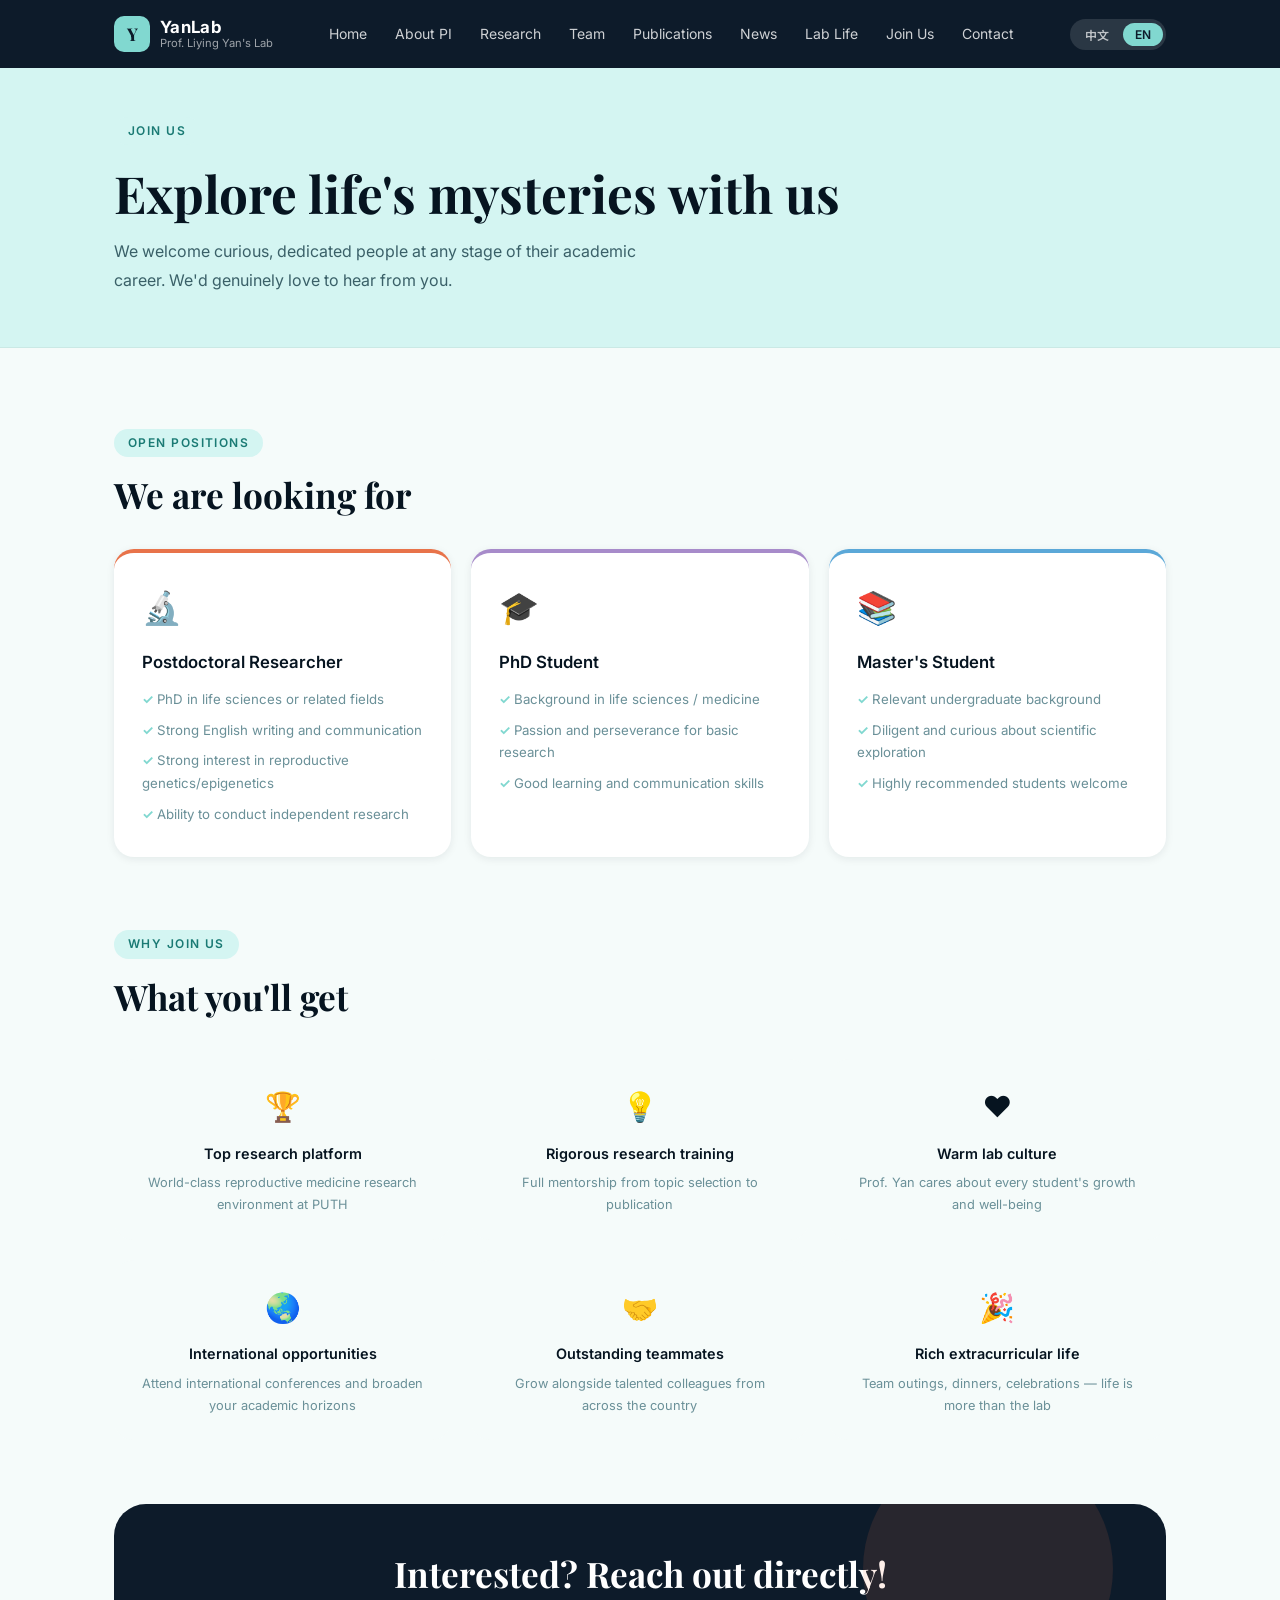
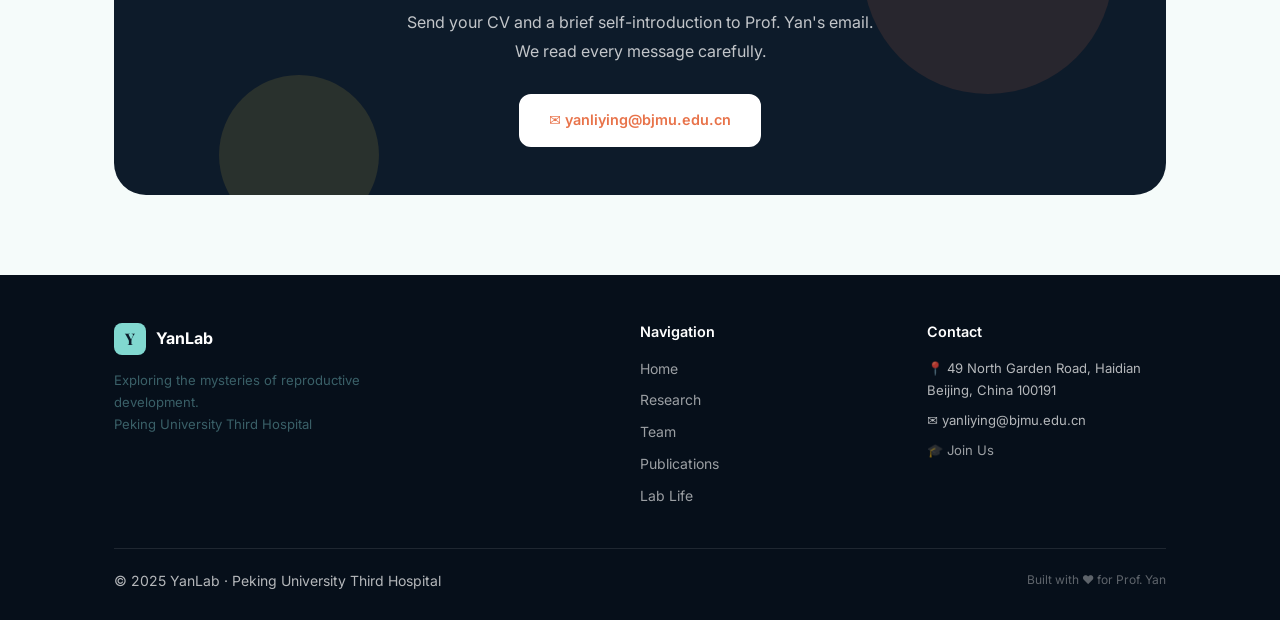
<file: yanlab/pages/joinus.html>
<!DOCTYPE html>
<html lang="zh">
<head>
  <meta charset="UTF-8">
  <meta name="viewport" content="width=device-width, initial-scale=1.0">
  <title>加入我们 · YanLab</title>
  <link rel="preconnect" href="https://fonts.googleapis.com">
  <link rel="preconnect" href="https://fonts.gstatic.com" crossorigin>
  <link href="https://fonts.googleapis.com/css2?family=Playfair+Display:wght@400;700&family=Inter:wght@400;500;600&family=Noto+Sans+SC:wght@400;500;700&family=Noto+Serif+SC:wght@400;700&display=swap" rel="stylesheet">
  <link rel="stylesheet" href="../css/style.css">
  <style>
    .page-hero {
      padding: calc(var(--nav-height) + 48px) 0 52px;
      background: var(--tiffany-light);
      border-bottom: 1px solid rgba(44,36,22,0.06);
    }
    .positions-grid { display:grid;grid-template-columns:repeat(auto-fill,minmax(280px,1fr));gap:20px; }
    .position-card {
      background:var(--white); border-radius:var(--radius-lg);
      padding:28px; box-shadow:var(--shadow-sm);
      border-top:4px solid var(--pos-color, var(--coral));
      transition: box-shadow 0.2s, transform 0.2s;
    }
    .position-card:hover { box-shadow:var(--shadow-md);transform:translateY(-2px); }
    .pos-icon { font-size:2rem;margin-bottom:12px; }
    .pos-title { font-size:1.05rem;font-weight:600;margin-bottom:8px;font-family:var(--font-body); }
    .pos-reqs { font-size:0.83rem;color:var(--text-light);line-height:1.7; }
    .req-item { padding:4px 0; }
    .req-item::before { content:'✓ '; color:var(--mint); font-weight:700; }

    .values-grid { display:grid;grid-template-columns:repeat(3,1fr);gap:20px;margin-top:40px; }
    .value-card {
      background:var(--cream); border-radius:var(--radius-lg);
      padding:24px; text-align:center;
    }
    .value-icon { font-size:1.8rem;margin-bottom:10px; }
    .value-title { font-size:0.9rem;font-weight:600;margin-bottom:6px; }
    .value-desc { font-size:0.8rem;color:var(--text-light); }

    .apply-box {
      background:var(--nav-bg); border-radius:var(--radius-xl);
      padding:48px; text-align:center; color:#fff;
      position:relative;overflow:hidden;
    }
    .apply-box h2 { color:#fff;margin-bottom:12px; }
    .apply-box p { color:rgba(255,255,255,0.75);margin-bottom:28px;max-width:480px;margin-left:auto;margin-right:auto; }
    .apply-box .blob { position:absolute;border-radius:50%;opacity:0.12; }

    @media(max-width:768px){ .values-grid { grid-template-columns:1fr 1fr; } }
    @media(max-width:480px){ .values-grid { grid-template-columns:1fr; } }
  </style>
</head>
<body class="lang-zh">
  <script src="../js/nav-footer.js"></script>

  <div class="page-hero">
    <div class="container">
      <span class="section-tag"><span data-zh>加入我们</span><span data-en>Join Us</span></span>
      <h1><span data-zh>和我们一起探索生命的奥秘</span><span data-en>Explore life's mysteries with us</span></h1>
      <p style="max-width:560px;margin-top:12px;color:var(--text-mid);">
        <span data-zh>我们欢迎充满好奇心、勤奋踏实的伙伴加入。无论你处于学术生涯的哪个阶段，都真诚欢迎你来聊聊。</span>
        <span data-en>We welcome curious, dedicated people at any stage of their academic career. We'd genuinely love to hear from you.</span>
      </p>
    </div>
  </div>

  <section class="section">
    <div class="container">
      <span class="section-tag"><span data-zh>招募职位</span><span data-en>Open Positions</span></span>
      <h2 style="margin-bottom:32px;"><span data-zh>我们在寻找</span><span data-en>We are looking for</span></h2>
      <div class="positions-grid">
        <div class="position-card reveal" style="--pos-color:var(--coral);">
          <div class="pos-icon">🔬</div>
          <div class="pos-title"><span data-zh>博士后研究员</span><span data-en>Postdoctoral Researcher</span></div>
          <div class="pos-reqs">
            <div class="req-item"><span data-zh>生命科学相关方向博士学位</span><span data-en>PhD in life sciences or related fields</span></div>
            <div class="req-item"><span data-zh>良好的英文写作与沟通能力</span><span data-en>Strong English writing and communication</span></div>
            <div class="req-item"><span data-zh>对生殖遗传/表观遗传有浓厚兴趣</span><span data-en>Strong interest in reproductive genetics/epigenetics</span></div>
            <div class="req-item"><span data-zh>具备独立科研能力</span><span data-en>Ability to conduct independent research</span></div>
          </div>
        </div>
        <div class="position-card reveal" style="--pos-color:var(--purple);transition-delay:0.1s;">
          <div class="pos-icon">🎓</div>
          <div class="pos-title"><span data-zh>博士研究生</span><span data-en>PhD Student</span></div>
          <div class="pos-reqs">
            <div class="req-item"><span data-zh>生命科学/医学相关背景</span><span data-en>Background in life sciences / medicine</span></div>
            <div class="req-item"><span data-zh>对基础研究有热情与执着</span><span data-en>Passion and perseverance for basic research</span></div>
            <div class="req-item"><span data-zh>具备良好的学习与沟通能力</span><span data-en>Good learning and communication skills</span></div>
          </div>
        </div>
        <div class="position-card reveal" style="--pos-color:var(--sky);transition-delay:0.2s;">
          <div class="pos-icon">📚</div>
          <div class="pos-title"><span data-zh>硕士研究生</span><span data-en>Master's Student</span></div>
          <div class="pos-reqs">
            <div class="req-item"><span data-zh>相关专业本科背景</span><span data-en>Relevant undergraduate background</span></div>
            <div class="req-item"><span data-zh>认真踏实，有科研探索精神</span><span data-en>Diligent and curious about scientific exploration</span></div>
            <div class="req-item"><span data-zh>欢迎推免直博同学咨询</span><span data-en>Highly recommended students welcome</span></div>
          </div>
        </div>
      </div>

      <!-- Why join -->
      <div style="margin-top:72px;" class="reveal">
        <span class="section-tag"><span data-zh>为什么加入我们</span><span data-en>Why join us</span></span>
        <h2><span data-zh>你将获得</span><span data-en>What you'll get</span></h2>
        <div class="values-grid">
          <div class="value-card">
            <div class="value-icon">🏆</div>
            <div class="value-title"><span data-zh>顶尖科研平台</span><span data-en>Top research platform</span></div>
            <div class="value-desc"><span data-zh>北医三院世界一流的生殖医学研究环境</span><span data-en>World-class reproductive medicine research environment at PUTH</span></div>
          </div>
          <div class="value-card">
            <div class="value-icon">💡</div>
            <div class="value-title"><span data-zh>严谨的科研训练</span><span data-en>Rigorous research training</span></div>
            <div class="value-desc"><span data-zh>从选题到发表的全过程指导与培养</span><span data-en>Full mentorship from topic selection to publication</span></div>
          </div>
          <div class="value-card">
            <div class="value-icon">❤️</div>
            <div class="value-title"><span data-zh>温暖的实验室文化</span><span data-en>Warm lab culture</span></div>
            <div class="value-desc"><span data-zh>闫老师关心每一位学生的成长与生活</span><span data-en>Prof. Yan cares about every student's growth and well-being</span></div>
          </div>
          <div class="value-card">
            <div class="value-icon">🌏</div>
            <div class="value-title"><span data-zh>国际交流机会</span><span data-en>International opportunities</span></div>
            <div class="value-desc"><span data-zh>参加国际学术会议，开阔学术视野</span><span data-en>Attend international conferences and broaden your academic horizons</span></div>
          </div>
          <div class="value-card">
            <div class="value-icon">🤝</div>
            <div class="value-title"><span data-zh>优秀的团队伙伴</span><span data-en>Outstanding teammates</span></div>
            <div class="value-desc"><span data-zh>和来自五湖四海的优秀同学共同成长</span><span data-en>Grow alongside talented colleagues from across the country</span></div>
          </div>
          <div class="value-card">
            <div class="value-icon">🎉</div>
            <div class="value-title"><span data-zh>丰富的课外活动</span><span data-en>Rich extracurricular life</span></div>
            <div class="value-desc"><span data-zh>团建、聚餐、节日庆典……生活不只是实验室</span><span data-en>Team outings, dinners, celebrations — life is more than the lab</span></div>
          </div>
        </div>
      </div>

      <!-- Apply CTA -->
      <div class="apply-box reveal" style="margin-top:64px;">
        <div class="blob" style="width:250px;height:250px;background:var(--coral);top:-60px;right:5%;"></div>
        <div class="blob" style="width:160px;height:160px;background:var(--gold);bottom:-40px;left:10%;"></div>
        <h2><span data-zh>感兴趣？直接联系我们！</span><span data-en>Interested? Reach out directly!</span></h2>
        <p>
          <span data-zh>请将个人简历和一封简短的自我介绍发送至闫老师邮箱。我们会认真阅读每一封邮件。</span>
          <span data-en>Send your CV and a brief self-introduction to Prof. Yan's email. We read every message carefully.</span>
        </p>
        <a href="mailto:yanliying@bjmu.edu.cn" class="btn btn-white">
          ✉️ yanliying@bjmu.edu.cn
        </a>
      </div>

    </div>
  </section>

  <script src="../js/main.js"></script>
</body>
</html>
</file>
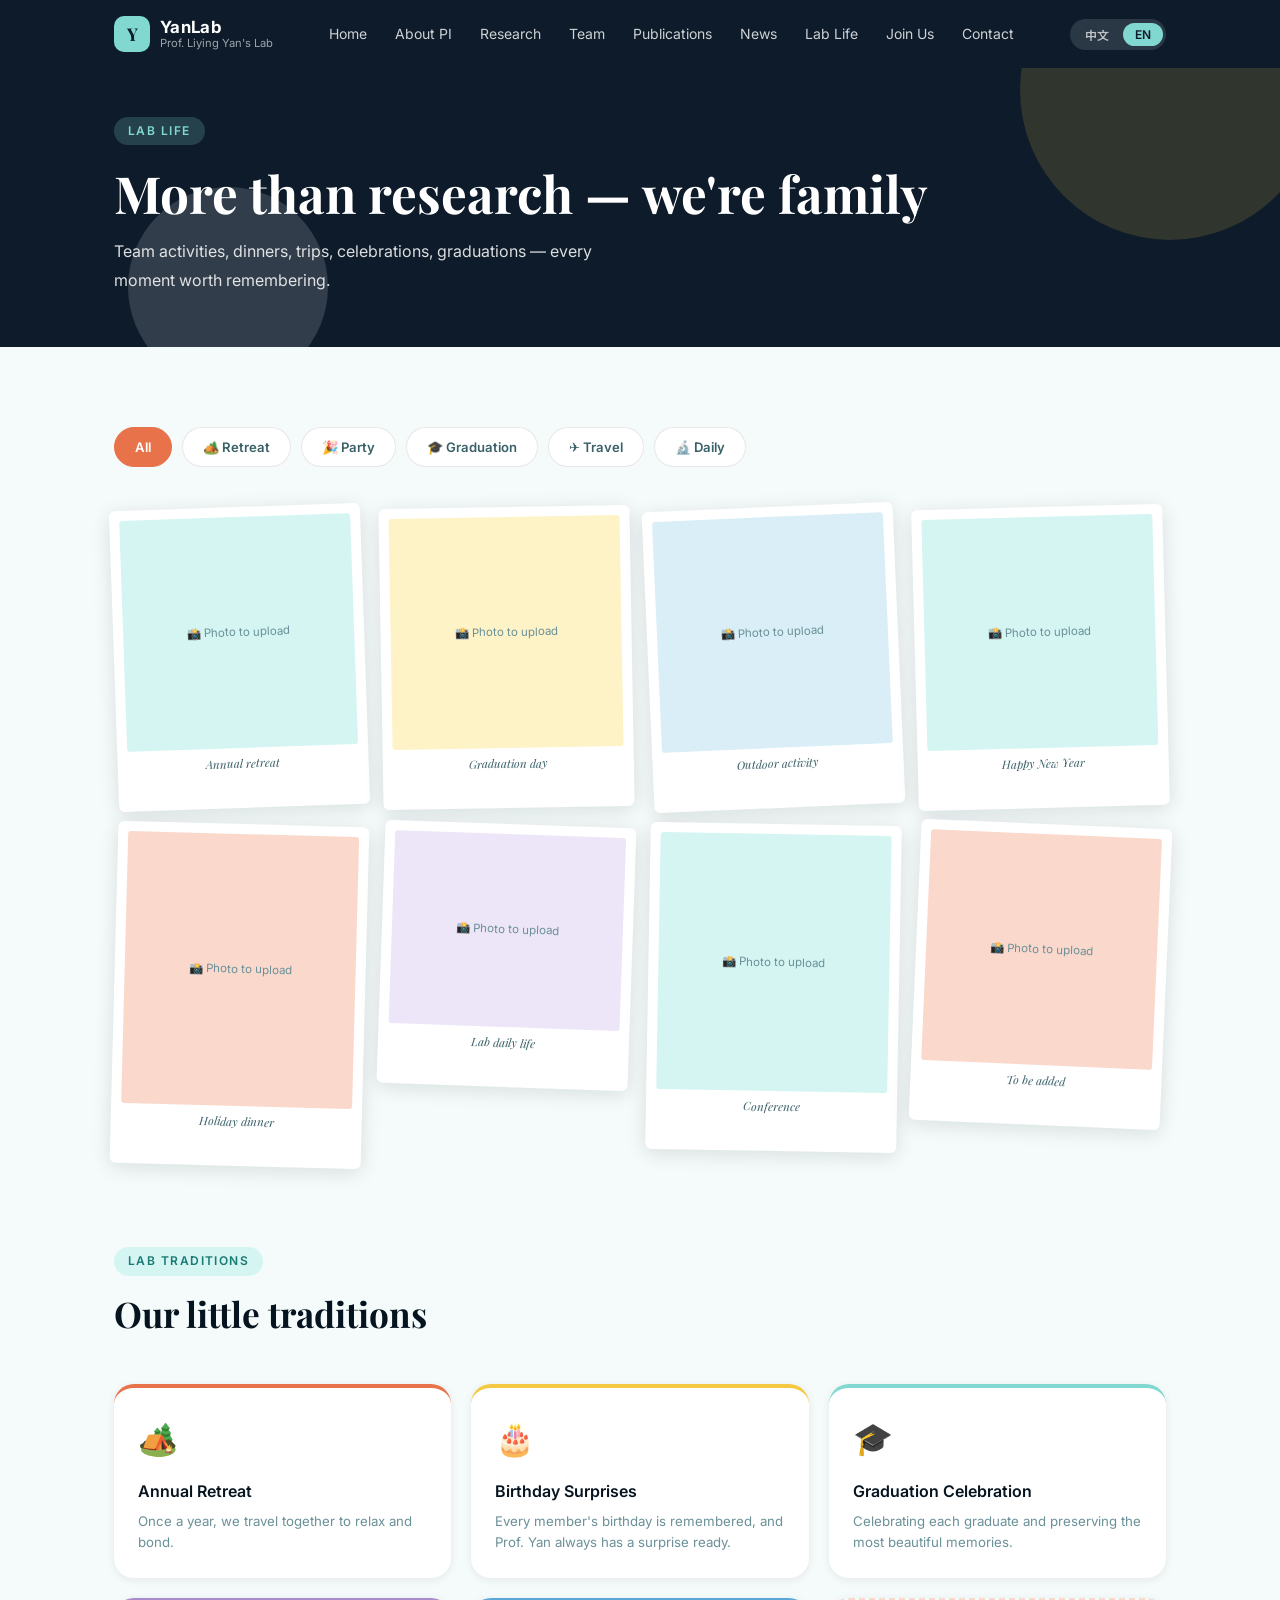
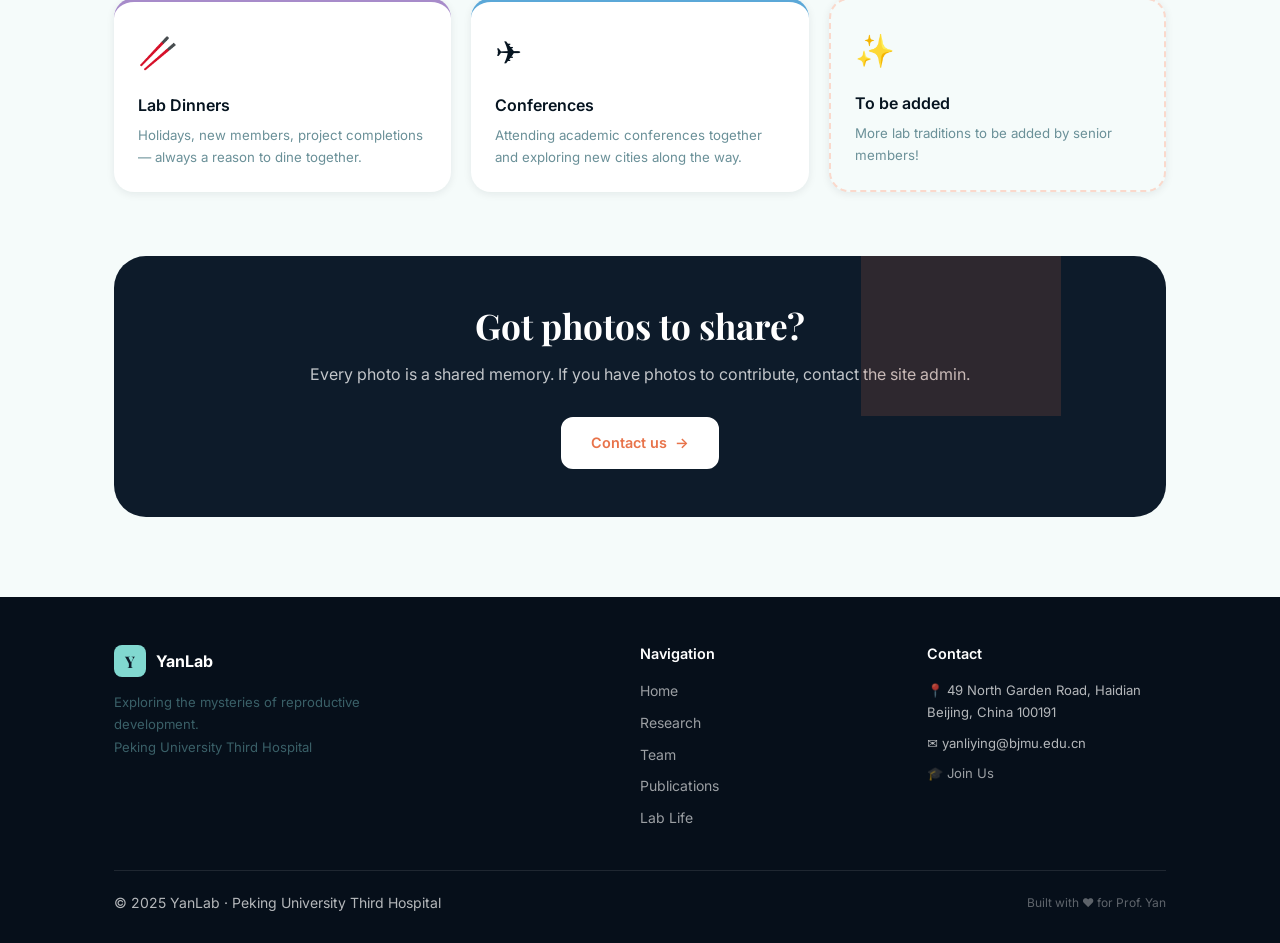
<file: yanlab/pages/lablife.html>
<!DOCTYPE html>
<html lang="zh">
<head>
  <meta charset="UTF-8">
  <meta name="viewport" content="width=device-width, initial-scale=1.0">
  <title>实验室生活 · YanLab</title>
  <link rel="preconnect" href="https://fonts.googleapis.com">
  <link rel="preconnect" href="https://fonts.gstatic.com" crossorigin>
  <link href="https://fonts.googleapis.com/css2?family=Playfair+Display:wght@400;700&family=Inter:wght@400;500;600&family=Noto+Sans+SC:wght@400;500;700&family=Noto+Serif+SC:wght@400;700&display=swap" rel="stylesheet">
  <link rel="stylesheet" href="../css/style.css">
  <style>
    .page-hero {
      padding: calc(var(--nav-height) + 48px) 0 52px;
      background: var(--nav-bg);
      position: relative; overflow: hidden;
    }
    .page-hero .blob { position:absolute;border-radius:50%;opacity:0.15; }
    .page-hero h1 { color: #fff; }
    .page-hero p { color: rgba(255,255,255,0.85); max-width: 520px; }

    /* Category tabs */
    .cat-tabs { display:flex;gap:10px;flex-wrap:wrap;margin-bottom:40px; }
    .cat-tab {
      padding: 8px 20px; border-radius: 20px;
      font-size: 0.82rem; font-weight: 600; cursor: pointer;
      background: var(--white); color: var(--text-mid);
      border: 1.5px solid rgba(44,36,22,0.1);
      transition: all 0.2s;
    }
    .cat-tab.active, .cat-tab:hover {
      background: var(--coral); color: #fff; border-color: var(--coral);
    }

    /* Polaroid wall */
    .polaroid-wall {
      columns: 4;
      column-gap: 16px;
    }

    .polaroid-item {
      break-inside: avoid;
      margin-bottom: 16px;
      display: inline-block;
      width: 100%;
    }

    .polaroid-card {
      background: var(--white);
      border-radius: 6px;
      padding: 10px 10px 36px;
      box-shadow: var(--shadow-md);
      transform: rotate(var(--rot, 0deg));
      transition: transform 0.3s, box-shadow 0.3s;
      cursor: pointer;
    }
    .polaroid-card:hover {
      transform: rotate(0deg) scale(1.04);
      box-shadow: 0 8px 32px rgba(44,36,22,0.14);
      z-index: 10;
      position: relative;
    }

    .polaroid-img {
      width: 100%;
      aspect-ratio: 1;
      border-radius: 3px;
      overflow: hidden;
      display: flex; align-items: center; justify-content: center;
      font-size: 0.72rem;
      color: var(--text-light);
      text-align: center;
    }

    .polaroid-img img { width:100%;height:100%;object-fit:cover; }

    .polaroid-cap {
      margin-top: 8px;
      font-size: 0.72rem;
      text-align: center;
      color: var(--text-mid);
      font-family: var(--font-display);
      font-style: italic;
      line-height: 1.4;
    }

    /* Event cards */
    .events-grid {
      display: grid;
      grid-template-columns: repeat(auto-fill, minmax(260px, 1fr));
      gap: 20px;
      margin-top: 48px;
    }

    .event-card {
      background: var(--white);
      border-radius: var(--radius-lg);
      padding: 24px;
      box-shadow: var(--shadow-sm);
      transition: box-shadow 0.2s, transform 0.2s;
      border-top: 4px solid var(--color, var(--coral));
    }
    .event-card:hover { box-shadow: var(--shadow-md); transform: translateY(-2px); }

    .event-emoji { font-size: 2rem; margin-bottom: 12px; }
    .event-name { font-size: 1rem; font-weight: 600; margin-bottom: 6px; }
    .event-desc { font-size: 0.83rem; color: var(--text-light); line-height: 1.6; }

    /* upload CTA */
    .upload-cta {
      background: var(--nav-bg);
      border-radius: var(--radius-xl);
      padding: 48px;
      text-align: center;
      color: #fff;
      position: relative; overflow: hidden;
    }
    .upload-cta h2 { color: #fff; margin-bottom: 12px; }
    .upload-cta p { color: rgba(255,255,255,0.75); margin-bottom: 28px; }

    @media(max-width:900px) { .polaroid-wall { columns: 3; } }
    @media(max-width:600px) { .polaroid-wall { columns: 2; } }
  </style>
</head>
<body class="lang-zh">
  <script src="../js/nav-footer.js"></script>

  <div class="page-hero">
    <div class="blob" style="width:300px;height:300px;background:var(--gold);top:-60px;right:-40px;"></div>
    <div class="blob" style="width:200px;height:200px;background:var(--white);bottom:-40px;left:10%;"></div>
    <div class="container" style="position:relative;z-index:1;">
      <span class="section-tag" style="background:rgba(129,216,208,0.2);color:var(--tiffany);">
        <span data-zh>实验室生活</span><span data-en>Lab Life</span>
      </span>
      <h1><span data-zh>不只是科研，也是家人</span><span data-en>More than research — we're family</span></h1>
      <p style="margin-top:12px;"><span data-zh>团建、聚餐、旅行、节日、毕业……每一刻都值得被记录。</span><span data-en>Team activities, dinners, trips, celebrations, graduations — every moment worth remembering.</span></p>
    </div>
  </div>

  <section class="section">
    <div class="container">

      <!-- Category filters -->
      <div class="cat-tabs">
        <span class="cat-tab active"><span data-zh>全部</span><span data-en>All</span></span>
        <span class="cat-tab">🏕️ <span data-zh>团建</span><span data-en>Retreat</span></span>
        <span class="cat-tab">🎉 <span data-zh>聚会</span><span data-en>Party</span></span>
        <span class="cat-tab">🎓 <span data-zh>毕业</span><span data-en>Graduation</span></span>
        <span class="cat-tab">✈️ <span data-zh>旅行</span><span data-en>Travel</span></span>
        <span class="cat-tab">🔬 <span data-zh>日常</span><span data-en>Daily</span></span>
      </div>

      <!-- Polaroid wall — placeholders for now -->
      <div class="polaroid-wall">
        <div class="polaroid-item reveal">
          <div class="polaroid-card" style="--rot:-2deg;">
            <div class="polaroid-img" style="background:var(--mint-light);">
              <span data-zh>📸 照片待上传</span><span data-en>📸 Photo to upload</span>
            </div>
            <div class="polaroid-cap"><span data-zh>年度团建</span><span data-en>Annual retreat</span></div>
          </div>
        </div>
        <div class="polaroid-item reveal" style="transition-delay:0.05s;">
          <div class="polaroid-card" style="--rot:1.5deg;">
            <div class="polaroid-img" style="background:var(--coral-light);aspect-ratio:0.85;">
              <span data-zh>📸 照片待上传</span><span data-en>📸 Photo to upload</span>
            </div>
            <div class="polaroid-cap"><span data-zh>节日聚餐</span><span data-en>Holiday dinner</span></div>
          </div>
        </div>
        <div class="polaroid-item reveal" style="transition-delay:0.1s;">
          <div class="polaroid-card" style="--rot:-1deg;">
            <div class="polaroid-img" style="background:var(--gold-light);">
              <span data-zh>📸 照片待上传</span><span data-en>📸 Photo to upload</span>
            </div>
            <div class="polaroid-cap"><span data-zh>毕业快乐</span><span data-en>Graduation day</span></div>
          </div>
        </div>
        <div class="polaroid-item reveal" style="transition-delay:0.15s;">
          <div class="polaroid-card" style="--rot:2deg;">
            <div class="polaroid-img" style="background:var(--purple-light);aspect-ratio:1.2;">
              <span data-zh>📸 照片待上传</span><span data-en>📸 Photo to upload</span>
            </div>
            <div class="polaroid-cap"><span data-zh>实验室日常</span><span data-en>Lab daily life</span></div>
          </div>
        </div>
        <div class="polaroid-item reveal" style="transition-delay:0.2s;">
          <div class="polaroid-card" style="--rot:-2.5deg;">
            <div class="polaroid-img" style="background:var(--sky-light);">
              <span data-zh>📸 照片待上传</span><span data-en>📸 Photo to upload</span>
            </div>
            <div class="polaroid-cap"><span data-zh>户外活动</span><span data-en>Outdoor activity</span></div>
          </div>
        </div>
        <div class="polaroid-item reveal" style="transition-delay:0.25s;">
          <div class="polaroid-card" style="--rot:1deg;">
            <div class="polaroid-img" style="background:var(--blue-light);aspect-ratio:0.9;">
              <span data-zh>📸 照片待上传</span><span data-en>📸 Photo to upload</span>
            </div>
            <div class="polaroid-cap"><span data-zh>会议交流</span><span data-en>Conference</span></div>
          </div>
        </div>
        <div class="polaroid-item reveal" style="transition-delay:0.3s;">
          <div class="polaroid-card" style="--rot:-1.5deg;">
            <div class="polaroid-img" style="background:var(--mint-light);">
              <span data-zh>📸 照片待上传</span><span data-en>📸 Photo to upload</span>
            </div>
            <div class="polaroid-cap"><span data-zh>新年快乐</span><span data-en>Happy New Year</span></div>
          </div>
        </div>
        <div class="polaroid-item reveal" style="transition-delay:0.35s;">
          <div class="polaroid-card" style="--rot:2.5deg;">
            <div class="polaroid-img" style="background:var(--coral-light);">
              <span data-zh>📸 照片待上传</span><span data-en>📸 Photo to upload</span>
            </div>
            <div class="polaroid-cap"><span data-zh>待补充</span><span data-en>To be added</span></div>
          </div>
        </div>
      </div>

      <!-- Lab traditions -->
      <div style="margin-top:64px;" class="reveal">
        <span class="section-tag"><span data-zh>实验室传统</span><span data-en>Lab Traditions</span></span>
        <h2 style="margin-bottom:32px;"><span data-zh>我们的小传统</span><span data-en>Our little traditions</span></h2>
        <div class="events-grid">
          <div class="event-card" style="--color:var(--coral);">
            <div class="event-emoji">🏕️</div>
            <div class="event-name"><span data-zh>年度团建</span><span data-en>Annual Retreat</span></div>
            <div class="event-desc"><span data-zh>每年一次，一起出游放松，增进感情。</span><span data-en>Once a year, we travel together to relax and bond.</span></div>
          </div>
          <div class="event-card" style="--color:var(--gold);">
            <div class="event-emoji">🎂</div>
            <div class="event-name"><span data-zh>生日惊喜</span><span data-en>Birthday Surprises</span></div>
            <div class="event-desc"><span data-zh>每个成员的生日都会被记住，闫老师总会送上惊喜。</span><span data-en>Every member's birthday is remembered, and Prof. Yan always has a surprise ready.</span></div>
          </div>
          <div class="event-card" style="--color:var(--mint);">
            <div class="event-emoji">🎓</div>
            <div class="event-name"><span data-zh>毕业庆典</span><span data-en>Graduation Celebration</span></div>
            <div class="event-desc"><span data-zh>送别每一位毕业生，留住最美好的回忆。</span><span data-en>Celebrating each graduate and preserving the most beautiful memories.</span></div>
          </div>
          <div class="event-card" style="--color:var(--purple);">
            <div class="event-emoji">🥢</div>
            <div class="event-name"><span data-zh>实验室聚餐</span><span data-en>Lab Dinners</span></div>
            <div class="event-desc"><span data-zh>节日、新生入学、项目完成……总有理由一起吃饭。</span><span data-en>Holidays, new members, project completions — always a reason to dine together.</span></div>
          </div>
          <div class="event-card" style="--color:var(--sky);">
            <div class="event-emoji">✈️</div>
            <div class="event-name"><span data-zh>学术会议</span><span data-en>Conferences</span></div>
            <div class="event-desc"><span data-zh>一起出席学术会议，顺道探索新城市。</span><span data-en>Attending academic conferences together and exploring new cities along the way.</span></div>
          </div>
          <div class="event-card reveal" style="--color:var(--coral);background:var(--cream);border:2px dashed var(--coral-light);">
            <div class="event-emoji">✨</div>
            <div class="event-name"><span data-zh>待补充</span><span data-en>To be added</span></div>
            <div class="event-desc"><span data-zh>实验室还有更多传统，欢迎学姐学长补充！</span><span data-en>More lab traditions to be added by senior members!</span></div>
          </div>
        </div>
      </div>

      <!-- Upload CTA -->
      <div class="upload-cta reveal" style="margin-top:64px;">
        <div class="blob" style="width:200px;height:200px;background:var(--coral);top:-40px;right:10%;position:absolute;opacity:0.15;"></div>
        <h2><span data-zh>有照片想分享？</span><span data-en>Got photos to share?</span></h2>
        <p><span data-zh>实验室的每一张照片都是我们共同的回忆。如果你有想上传的照片，联系网站管理员。</span><span data-en>Every photo is a shared memory. If you have photos to contribute, contact the site admin.</span></p>
        <a href="contact.html" class="btn btn-white"><span data-zh>联系我们</span><span data-en>Contact us</span> →</a>
      </div>

    </div>
  </section>

  <script src="../js/main.js"></script>
</body>
</html>
</file>
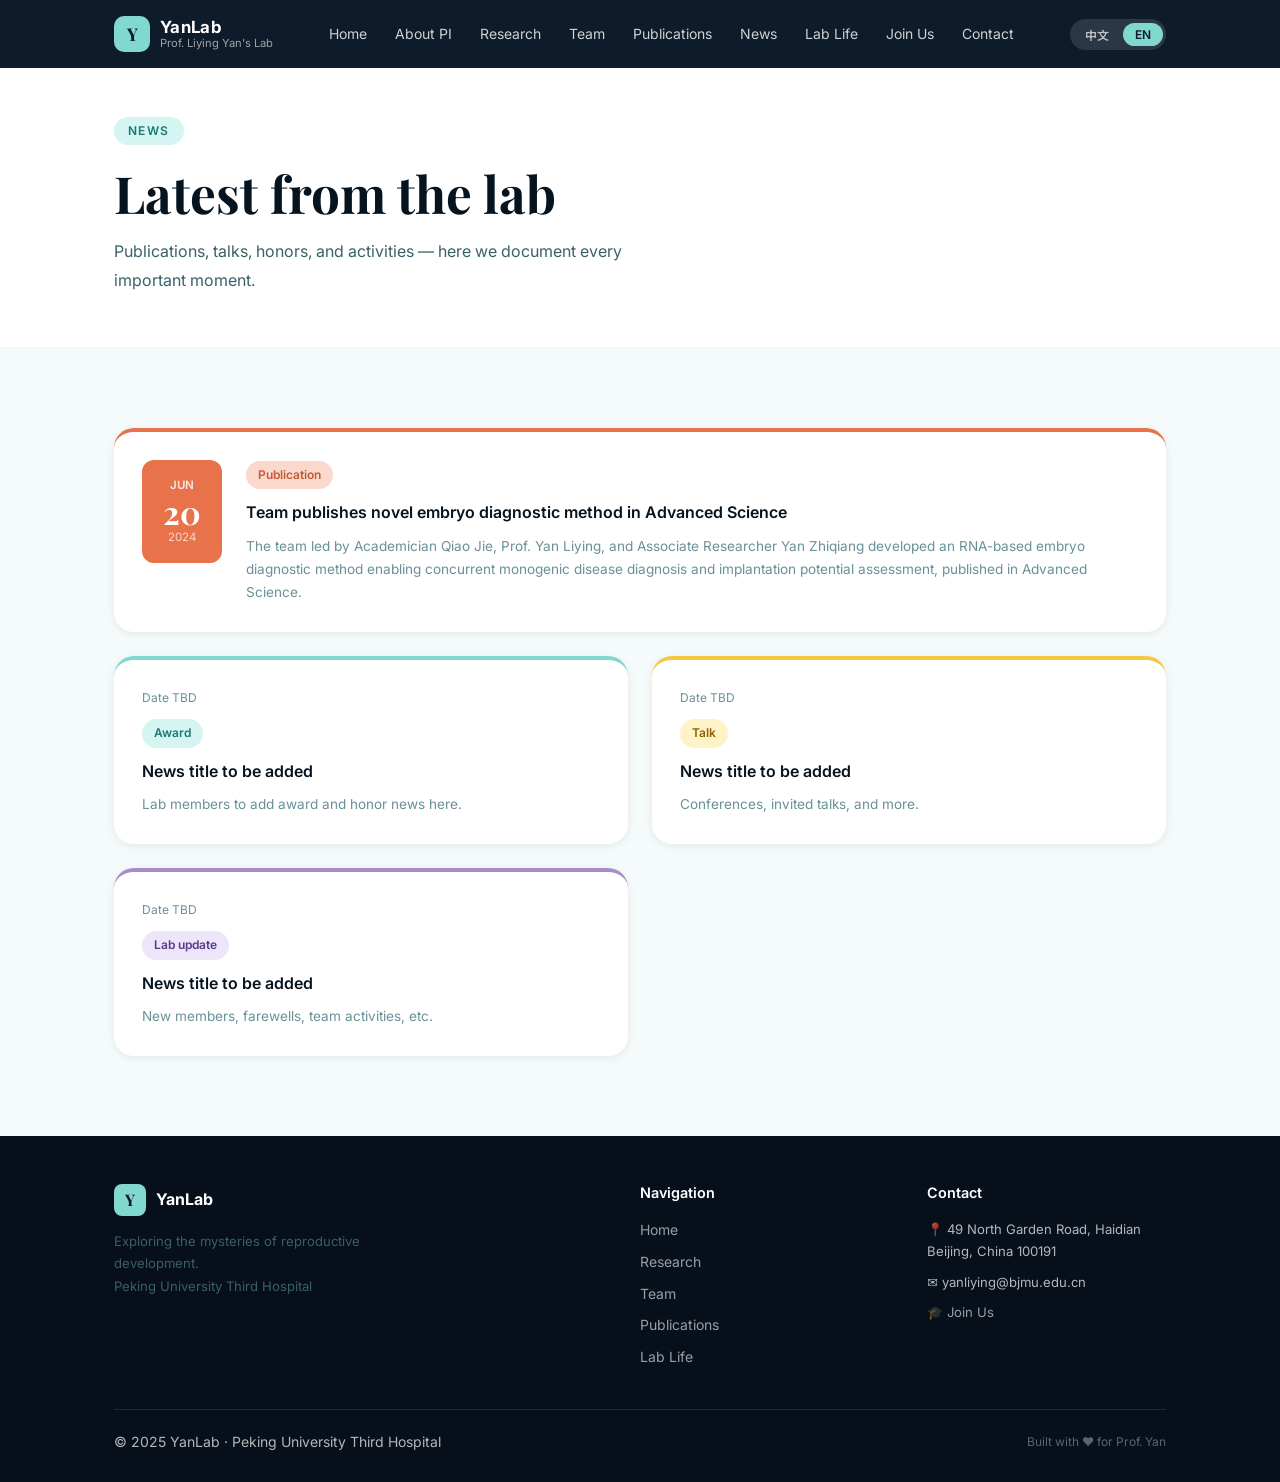
<file: yanlab/pages/news.html>
<!DOCTYPE html>
<html lang="zh">
<head>
  <meta charset="UTF-8">
  <meta name="viewport" content="width=device-width, initial-scale=1.0">
  <title>新闻动态 · YanLab</title>
  <link rel="preconnect" href="https://fonts.googleapis.com">
  <link rel="preconnect" href="https://fonts.gstatic.com" crossorigin>
  <link href="https://fonts.googleapis.com/css2?family=Playfair+Display:wght@400;700&family=Inter:wght@400;500;600&family=Noto+Sans+SC:wght@400;500;700&family=Noto+Serif+SC:wght@400;700&display=swap" rel="stylesheet">
  <link rel="stylesheet" href="../css/style.css">
  <style>
    .page-hero {
      padding: calc(var(--nav-height) + 48px) 0 52px;
      background: var(--white);
      border-bottom: 1px solid rgba(44,36,22,0.06);
    }
    .news-grid { display:grid;grid-template-columns:1fr 1fr;gap:24px; }
    .news-card {
      background:var(--white); border-radius:var(--radius-lg);
      padding:28px; box-shadow:var(--shadow-sm);
      transition:box-shadow 0.2s, transform 0.2s;
      border-top: 4px solid var(--card-color, var(--coral));
    }
    .news-card:hover { box-shadow:var(--shadow-md);transform:translateY(-2px); }
    .news-card-date { font-size:0.75rem;color:var(--text-light);margin-bottom:10px; }
    .news-card-title { font-size:1rem;font-weight:600;margin-bottom:8px;color:var(--text-dark);font-family:var(--font-body); }
    .news-card-desc { font-size:0.85rem;color:var(--text-light);line-height:1.7; }

    .news-card.featured {
      grid-column: span 2;
      display:grid;grid-template-columns:auto 1fr;gap:24px;
    }
    .news-featured-date {
      text-align:center; padding:16px 20px;
      background:var(--coral); border-radius:var(--radius-md);
      color:#fff; align-self:start; min-width:80px;
    }
    .news-featured-date .month { font-size:0.72rem;font-weight:600;text-transform:uppercase;opacity:0.85; }
    .news-featured-date .day { font-size:2rem;font-weight:700;font-family:var(--font-display);line-height:1; }
    .news-featured-date .year { font-size:0.72rem;opacity:0.7; }

    @media(max-width:768px){
      .news-grid { grid-template-columns:1fr; }
      .news-card.featured { grid-column:span 1; grid-template-columns:1fr; }
    }
  </style>
</head>
<body class="lang-zh">
  <script src="../js/nav-footer.js"></script>

  <div class="page-hero">
    <div class="container">
      <span class="section-tag"><span data-zh>新闻动态</span><span data-en>News</span></span>
      <h1><span data-zh>实验室最新动态</span><span data-en>Latest from the lab</span></h1>
      <p style="max-width:520px;margin-top:12px;color:var(--text-mid);">
        <span data-zh>论文发表、学术报告、团队荣誉、实验室活动……这里记录我们的每一个重要时刻。</span>
        <span data-en>Publications, talks, honors, and activities — here we document every important moment.</span>
      </p>
    </div>
  </div>

  <section class="section">
    <div class="container">
      <div class="news-grid">

        <!-- Featured -->
        <div class="news-card featured reveal" style="--card-color:var(--coral);">
          <div class="news-featured-date">
            <div class="month"><span data-zh>六月</span><span data-en>Jun</span></div>
            <div class="day">20</div>
            <div class="year">2024</div>
          </div>
          <div>
            <div style="margin-bottom:10px;">
              <span class="tag tag-coral"><span data-zh>论文发表</span><span data-en>Publication</span></span>
            </div>
            <div class="news-card-title">
              <span data-zh>团队在 Advanced Science 发表胚胎诊断新方法</span>
              <span data-en>Team publishes novel embryo diagnostic method in Advanced Science</span>
            </div>
            <div class="news-card-desc">
              <span data-zh>乔杰院士、闫丽盈教授、严智强副研究员团队开发出基于RNA转录组测序的胚胎诊断方法，可同步实现单基因病诊断与着床潜能评估，研究发表于 Advanced Science 期刊。</span>
              <span data-en>The team led by Academician Qiao Jie, Prof. Yan Liying, and Associate Researcher Yan Zhiqiang developed an RNA-based embryo diagnostic method enabling concurrent monogenic disease diagnosis and implantation potential assessment, published in Advanced Science.</span>
            </div>
          </div>
        </div>

        <!-- Placeholder news cards -->
        <div class="news-card reveal" style="--card-color:var(--mint);">
          <div class="news-card-date"><span data-zh>待填写</span><span data-en>Date TBD</span></div>
          <div style="margin-bottom:10px;"><span class="tag tag-mint"><span data-zh>荣誉奖项</span><span data-en>Award</span></span></div>
          <div class="news-card-title"><span data-zh>待补充新闻标题</span><span data-en>News title to be added</span></div>
          <div class="news-card-desc"><span data-zh>实验室同学帮助补充实验室荣誉、获奖等动态信息。</span><span data-en>Lab members to add award and honor news here.</span></div>
        </div>

        <div class="news-card reveal" style="--card-color:var(--gold);">
          <div class="news-card-date"><span data-zh>待填写</span><span data-en>Date TBD</span></div>
          <div style="margin-bottom:10px;"><span class="tag tag-gold"><span data-zh>学术报告</span><span data-en>Talk</span></span></div>
          <div class="news-card-title"><span data-zh>待补充新闻标题</span><span data-en>News title to be added</span></div>
          <div class="news-card-desc"><span data-zh>学术会议、受邀报告等动态。</span><span data-en>Conferences, invited talks, and more.</span></div>
        </div>

        <div class="news-card reveal" style="--card-color:var(--purple);">
          <div class="news-card-date"><span data-zh>待填写</span><span data-en>Date TBD</span></div>
          <div style="margin-bottom:10px;"><span class="tag tag-purple"><span data-zh>实验室动态</span><span data-en>Lab update</span></span></div>
          <div class="news-card-title"><span data-zh>待补充新闻标题</span><span data-en>News title to be added</span></div>
          <div class="news-card-desc"><span data-zh>新成员加入、毕业送别、团建活动等。</span><span data-en>New members, farewells, team activities, etc.</span></div>
        </div>

      </div>
    </div>
  </section>

  <script src="../js/main.js"></script>
</body>
</html>
</file>
<file: css/style.css>
/* ===== YanLab Design Tokens — T1 Tiffany Mint ===== */
:root {
  /* backgrounds */
  --cream:      #F5FBFA;
  --white:      #FFFFFF;

  /* nav */
  --nav-bg:     #0D1B2A;
  --nav-dark:   #060F1A;

  /* tiffany — primary accent */
  --tiffany:       #81D8D0;
  --tiffany-light: #D4F5F2;
  --tiffany-dark:  #3AABA3;
  --tiffany-deep:  #1A7A74;

  /* coral — warm point */
  --coral:      #E8734A;
  --coral-light:#FAD9CC;
  --coral-dark: #C45A35;

  /* gold */
  --gold:       #F5C842;
  --gold-light: #FEF3C7;

  /* purple */
  --purple:     #A78BCA;
  --purple-light:#EDE5F8;

  /* sky */
  --sky:        #5BA8D8;
  --sky-light:  #DAEEF8;

  /* text — cooler tone to match palette */
  --text-dark:  #061420;
  --text-mid:   #3A6068;
  --text-light: #6A9098;

  /* legacy aliases used throughout */
  --blue:       #0D1B2A;
  --blue-light: #D4F5F2;
  --blue-dark:  #060F1A;
  --mint:       #81D8D0;
  --mint-light: #D4F5F2;

  --radius-sm:  6px;
  --radius-md:  12px;
  --radius-lg:  20px;
  --radius-xl:  32px;

  --shadow-sm:  0 2px 8px rgba(6,20,32,0.08);
  --shadow-md:  0 4px 20px rgba(6,20,32,0.12);

  --font-display: 'Playfair Display', 'Noto Serif SC', Georgia, serif;
  --font-body:    'Inter', 'Noto Sans SC', system-ui, sans-serif;

  --nav-height: 68px;
  --max-width:  1100px;
}

/* ===== Reset & Base ===== */
*, *::before, *::after { box-sizing: border-box; margin: 0; padding: 0; }

html { scroll-behavior: smooth; font-size: 16px; }

body {
  font-family: var(--font-body);
  background: var(--cream);
  color: var(--text-dark);
  line-height: 1.7;
  -webkit-font-smoothing: antialiased;
}

img { max-width: 100%; display: block; }
a { color: inherit; text-decoration: none; }
ul { list-style: none; }

/* ===== Typography ===== */
h1, h2, h3, h4 {
  font-family: var(--font-display);
  line-height: 1.25;
  color: var(--text-dark);
}
h1 { font-size: clamp(2rem, 5vw, 3.2rem); }
h2 { font-size: clamp(1.6rem, 3vw, 2.2rem); }
h3 { font-size: clamp(1.1rem, 2vw, 1.4rem); }
p  { color: var(--text-mid); line-height: 1.8; }

/* ===== Layout ===== */
.container {
  max-width: var(--max-width);
  margin: 0 auto;
  padding: 0 24px;
}

.section {
  padding: 80px 0;
}

.section-tag {
  display: inline-block;
  font-size: 0.75rem;
  font-weight: 600;
  letter-spacing: 0.12em;
  text-transform: uppercase;
  color: var(--tiffany-deep);
  background: var(--tiffany-light);
  padding: 4px 14px;
  border-radius: 20px;
  margin-bottom: 16px;
}

.section-title {
  margin-bottom: 12px;
}

.section-subtitle {
  color: var(--text-light);
  font-size: 1rem;
  margin-bottom: 48px;
  max-width: 600px;
}

/* ===== Navigation ===== */
.navbar {
  position: fixed;
  top: 0; left: 0; right: 0;
  height: var(--nav-height);
  background: var(--nav-bg);
  z-index: 100;
  display: flex;
  align-items: center;
}

.nav-inner {
  display: flex;
  align-items: center;
  justify-content: space-between;
  width: 100%;
  max-width: var(--max-width);
  margin: 0 auto;
  padding: 0 24px;
}

.nav-logo {
  display: flex;
  align-items: center;
  gap: 10px;
}

.nav-logo-mark {
  width: 36px;
  height: 36px;
  background: var(--tiffany);
  border-radius: 10px;
  display: flex;
  align-items: center;
  justify-content: center;
  font-family: var(--font-display);
  font-size: 1.1rem;
  font-weight: 700;
  color: var(--nav-bg);
  flex-shrink: 0;
}

.nav-logo-text {
  display: flex;
  flex-direction: column;
  line-height: 1.2;
}

.nav-logo-text .main {
  font-size: 1.05rem;
  font-weight: 700;
  color: var(--white);
  letter-spacing: 0.02em;
}

.nav-logo-text .sub {
  font-size: 0.7rem;
  color: rgba(255,255,255,0.6);
}

.nav-links {
  display: flex;
  align-items: center;
  gap: 4px;
}

.nav-links a {
  font-size: 0.875rem;
  color: rgba(255,255,255,0.8);
  padding: 6px 12px;
  border-radius: var(--radius-sm);
  transition: color 0.2s, background 0.2s;
}

.nav-links a:hover,
.nav-links a.active {
  color: var(--tiffany);
  background: rgba(129,216,208,0.12);
}

.nav-right {
  display: flex;
  align-items: center;
  gap: 12px;
}

/* Language toggle */
.lang-toggle {
  display: flex;
  align-items: center;
  background: rgba(255,255,255,0.12);
  border-radius: 20px;
  padding: 3px;
  gap: 2px;
}

.lang-btn {
  font-size: 0.75rem;
  font-weight: 600;
  padding: 4px 12px;
  border-radius: 16px;
  border: none;
  cursor: pointer;
  background: transparent;
  color: rgba(255,255,255,0.7);
  transition: all 0.2s;
  font-family: var(--font-body);
}

.lang-btn.active {
  background: var(--tiffany);
  color: var(--nav-bg);
}

.nav-hamburger {
  display: none;
  flex-direction: column;
  gap: 5px;
  cursor: pointer;
  padding: 4px;
}

.nav-hamburger span {
  width: 22px;
  height: 2px;
  background: var(--white);
  border-radius: 2px;
  transition: all 0.3s;
}

/* ===== Buttons ===== */
.btn {
  display: inline-flex;
  align-items: center;
  gap: 8px;
  padding: 12px 28px;
  border-radius: var(--radius-md);
  font-size: 0.9rem;
  font-weight: 600;
  cursor: pointer;
  border: 2px solid transparent;
  transition: all 0.2s;
  font-family: var(--font-body);
}

.btn-primary {
  background: var(--coral);
  color: var(--white);
  border-color: var(--coral);
}

.btn-primary:hover {
  background: var(--coral-dark);
  border-color: var(--coral-dark);
  transform: translateY(-1px);
}

.btn-outline {
  background: transparent;
  color: var(--blue);
  border-color: var(--blue);
}

.btn-outline:hover {
  background: var(--blue);
  color: var(--white);
  transform: translateY(-1px);
}

.btn-white {
  background: var(--white);
  color: var(--coral);
  border-color: var(--white);
}

.btn-white:hover {
  background: var(--cream);
  transform: translateY(-1px);
}

/* ===== Cards ===== */
.card {
  background: var(--white);
  border-radius: var(--radius-lg);
  padding: 28px;
  box-shadow: var(--shadow-sm);
  transition: box-shadow 0.2s, transform 0.2s;
}

.card:hover {
  box-shadow: var(--shadow-md);
  transform: translateY(-2px);
}

/* ===== Tags / Badges ===== */
.tag {
  display: inline-flex;
  align-items: center;
  gap: 5px;
  padding: 4px 12px;
  border-radius: 20px;
  font-size: 0.75rem;
  font-weight: 600;
}

.tag-coral  { background: var(--coral-light);  color: var(--coral-dark); }
.tag-mint   { background: var(--tiffany-light); color: var(--tiffany-deep); }
.tag-gold   { background: var(--gold-light);   color: #8B6000; }
.tag-purple { background: var(--purple-light); color: #5A3A8A; }
.tag-sky    { background: var(--sky-light);    color: #1A5A8A; }
.tag-blue   { background: var(--tiffany-light); color: var(--tiffany-deep); }

/* ===== Footer ===== */
footer {
  background: var(--nav-dark);
  color: rgba(255,255,255,0.7);
  padding: 48px 0 28px;
  font-size: 0.875rem;
}

footer h4 {
  color: var(--white);
  font-family: var(--font-body);
  font-size: 0.9rem;
  font-weight: 600;
  margin-bottom: 16px;
}

.footer-grid {
  display: grid;
  grid-template-columns: 2fr 1fr 1fr;
  gap: 48px;
  margin-bottom: 40px;
}

.footer-bottom {
  border-top: 1px solid rgba(255,255,255,0.1);
  padding-top: 20px;
  display: flex;
  justify-content: space-between;
  align-items: center;
  flex-wrap: wrap;
  gap: 12px;
}

footer a { color: rgba(255,255,255,0.6); transition: color 0.2s; }
footer a:hover { color: var(--tiffany); }

/* ===== Placeholder styles ===== */
.photo-placeholder {
  background: var(--blue-light);
  border-radius: 50%;
  display: flex;
  align-items: center;
  justify-content: center;
  color: var(--blue);
  font-size: 0.8rem;
  font-weight: 500;
  text-align: center;
}

.handdrawn-placeholder {
  border: 2px dashed var(--coral-light);
  border-radius: var(--radius-lg);
  display: flex;
  align-items: center;
  justify-content: center;
  color: var(--coral);
  font-size: 0.8rem;
  text-align: center;
  padding: 16px;
}

/* ===== Decorative colorful dots ===== */
.deco-dot {
  position: absolute;
  border-radius: 50%;
  opacity: 0.18;
  pointer-events: none;
}

/* ===== Responsive ===== */
@media (max-width: 768px) {
  .nav-links { display: none; }
  .nav-hamburger { display: flex; }

  .nav-links.open {
    display: flex;
    flex-direction: column;
    position: absolute;
    top: var(--nav-height);
    left: 0; right: 0;
    background: var(--blue-dark);
    padding: 16px;
    gap: 4px;
  }

  .footer-grid {
    grid-template-columns: 1fr;
    gap: 28px;
  }

  .section { padding: 56px 0; }
}

/* ===== Lang hidden utility ===== */
[data-zh], [data-en] { display: none; }
body.lang-zh [data-zh] { display: revert; }
body.lang-en [data-en] { display: revert; }
body.lang-zh [data-zh].inline { display: inline; }
body.lang-en [data-en].inline { display: inline; }

/* fix: block-level zh/en wrappers */
body.lang-zh [data-zh].block { display: block; }
body.lang-en [data-en].block { display: block; }
</file>
<file: yanlab/css/style.css>
/* ===== YanLab Design Tokens — T1 Tiffany Mint ===== */
:root {
  /* backgrounds */
  --cream:      #F5FBFA;
  --white:      #FFFFFF;

  /* nav */
  --nav-bg:     #0D1B2A;
  --nav-dark:   #060F1A;

  /* tiffany — primary accent */
  --tiffany:       #81D8D0;
  --tiffany-light: #D4F5F2;
  --tiffany-dark:  #3AABA3;
  --tiffany-deep:  #1A7A74;

  /* coral — warm point */
  --coral:      #E8734A;
  --coral-light:#FAD9CC;
  --coral-dark: #C45A35;

  /* gold */
  --gold:       #F5C842;
  --gold-light: #FEF3C7;

  /* purple */
  --purple:     #A78BCA;
  --purple-light:#EDE5F8;

  /* sky */
  --sky:        #5BA8D8;
  --sky-light:  #DAEEF8;

  /* text — cooler tone to match palette */
  --text-dark:  #061420;
  --text-mid:   #3A6068;
  --text-light: #6A9098;

  /* legacy aliases used throughout */
  --blue:       #0D1B2A;
  --blue-light: #D4F5F2;
  --blue-dark:  #060F1A;
  --mint:       #81D8D0;
  --mint-light: #D4F5F2;

  --radius-sm:  6px;
  --radius-md:  12px;
  --radius-lg:  20px;
  --radius-xl:  32px;

  --shadow-sm:  0 2px 8px rgba(6,20,32,0.08);
  --shadow-md:  0 4px 20px rgba(6,20,32,0.12);

  --font-display: 'Playfair Display', 'Noto Serif SC', Georgia, serif;
  --font-body:    'Inter', 'Noto Sans SC', system-ui, sans-serif;

  --nav-height: 68px;
  --max-width:  1100px;
}

/* ===== Reset & Base ===== */
*, *::before, *::after { box-sizing: border-box; margin: 0; padding: 0; }

html { scroll-behavior: smooth; font-size: 16px; }

body {
  font-family: var(--font-body);
  background: var(--cream);
  color: var(--text-dark);
  line-height: 1.7;
  -webkit-font-smoothing: antialiased;
}

img { max-width: 100%; display: block; }
a { color: inherit; text-decoration: none; }
ul { list-style: none; }

/* ===== Typography ===== */
h1, h2, h3, h4 {
  font-family: var(--font-display);
  line-height: 1.25;
  color: var(--text-dark);
}
h1 { font-size: clamp(2rem, 5vw, 3.2rem); }
h2 { font-size: clamp(1.6rem, 3vw, 2.2rem); }
h3 { font-size: clamp(1.1rem, 2vw, 1.4rem); }
p  { color: var(--text-mid); line-height: 1.8; }

/* ===== Layout ===== */
.container {
  max-width: var(--max-width);
  margin: 0 auto;
  padding: 0 24px;
}

.section {
  padding: 80px 0;
}

.section-tag {
  display: inline-block;
  font-size: 0.75rem;
  font-weight: 600;
  letter-spacing: 0.12em;
  text-transform: uppercase;
  color: var(--tiffany-deep);
  background: var(--tiffany-light);
  padding: 4px 14px;
  border-radius: 20px;
  margin-bottom: 16px;
}

.section-title {
  margin-bottom: 12px;
}

.section-subtitle {
  color: var(--text-light);
  font-size: 1rem;
  margin-bottom: 48px;
  max-width: 600px;
}

/* ===== Navigation ===== */
.navbar {
  position: fixed;
  top: 0; left: 0; right: 0;
  height: var(--nav-height);
  background: var(--nav-bg);
  z-index: 100;
  display: flex;
  align-items: center;
}

.nav-inner {
  display: flex;
  align-items: center;
  justify-content: space-between;
  width: 100%;
  max-width: var(--max-width);
  margin: 0 auto;
  padding: 0 24px;
}

.nav-logo {
  display: flex;
  align-items: center;
  gap: 10px;
}

.nav-logo-mark {
  width: 36px;
  height: 36px;
  background: var(--tiffany);
  border-radius: 10px;
  display: flex;
  align-items: center;
  justify-content: center;
  font-family: var(--font-display);
  font-size: 1.1rem;
  font-weight: 700;
  color: var(--nav-bg);
  flex-shrink: 0;
}

.nav-logo-text {
  display: flex;
  flex-direction: column;
  line-height: 1.2;
}

.nav-logo-text .main {
  font-size: 1.05rem;
  font-weight: 700;
  color: var(--white);
  letter-spacing: 0.02em;
}

.nav-logo-text .sub {
  font-size: 0.7rem;
  color: rgba(255,255,255,0.6);
}

.nav-links {
  display: flex;
  align-items: center;
  gap: 4px;
}

.nav-links a {
  font-size: 0.875rem;
  color: rgba(255,255,255,0.8);
  padding: 6px 12px;
  border-radius: var(--radius-sm);
  transition: color 0.2s, background 0.2s;
}

.nav-links a:hover,
.nav-links a.active {
  color: var(--tiffany);
  background: rgba(129,216,208,0.12);
}

.nav-right {
  display: flex;
  align-items: center;
  gap: 12px;
}

/* Language toggle */
.lang-toggle {
  display: flex;
  align-items: center;
  background: rgba(255,255,255,0.12);
  border-radius: 20px;
  padding: 3px;
  gap: 2px;
}

.lang-btn {
  font-size: 0.75rem;
  font-weight: 600;
  padding: 4px 12px;
  border-radius: 16px;
  border: none;
  cursor: pointer;
  background: transparent;
  color: rgba(255,255,255,0.7);
  transition: all 0.2s;
  font-family: var(--font-body);
}

.lang-btn.active {
  background: var(--tiffany);
  color: var(--nav-bg);
}

.nav-hamburger {
  display: none;
  flex-direction: column;
  gap: 5px;
  cursor: pointer;
  padding: 4px;
}

.nav-hamburger span {
  width: 22px;
  height: 2px;
  background: var(--white);
  border-radius: 2px;
  transition: all 0.3s;
}

/* ===== Buttons ===== */
.btn {
  display: inline-flex;
  align-items: center;
  gap: 8px;
  padding: 12px 28px;
  border-radius: var(--radius-md);
  font-size: 0.9rem;
  font-weight: 600;
  cursor: pointer;
  border: 2px solid transparent;
  transition: all 0.2s;
  font-family: var(--font-body);
}

.btn-primary {
  background: var(--coral);
  color: var(--white);
  border-color: var(--coral);
}

.btn-primary:hover {
  background: var(--coral-dark);
  border-color: var(--coral-dark);
  transform: translateY(-1px);
}

.btn-outline {
  background: transparent;
  color: var(--blue);
  border-color: var(--blue);
}

.btn-outline:hover {
  background: var(--blue);
  color: var(--white);
  transform: translateY(-1px);
}

.btn-white {
  background: var(--white);
  color: var(--coral);
  border-color: var(--white);
}

.btn-white:hover {
  background: var(--cream);
  transform: translateY(-1px);
}

/* ===== Cards ===== */
.card {
  background: var(--white);
  border-radius: var(--radius-lg);
  padding: 28px;
  box-shadow: var(--shadow-sm);
  transition: box-shadow 0.2s, transform 0.2s;
}

.card:hover {
  box-shadow: var(--shadow-md);
  transform: translateY(-2px);
}

/* ===== Tags / Badges ===== */
.tag {
  display: inline-flex;
  align-items: center;
  gap: 5px;
  padding: 4px 12px;
  border-radius: 20px;
  font-size: 0.75rem;
  font-weight: 600;
}

.tag-coral  { background: var(--coral-light);  color: var(--coral-dark); }
.tag-mint   { background: var(--tiffany-light); color: var(--tiffany-deep); }
.tag-gold   { background: var(--gold-light);   color: #8B6000; }
.tag-purple { background: var(--purple-light); color: #5A3A8A; }
.tag-sky    { background: var(--sky-light);    color: #1A5A8A; }
.tag-blue   { background: var(--tiffany-light); color: var(--tiffany-deep); }

/* ===== Footer ===== */
footer {
  background: var(--nav-dark);
  color: rgba(255,255,255,0.7);
  padding: 48px 0 28px;
  font-size: 0.875rem;
}

footer h4 {
  color: var(--white);
  font-family: var(--font-body);
  font-size: 0.9rem;
  font-weight: 600;
  margin-bottom: 16px;
}

.footer-grid {
  display: grid;
  grid-template-columns: 2fr 1fr 1fr;
  gap: 48px;
  margin-bottom: 40px;
}

.footer-bottom {
  border-top: 1px solid rgba(255,255,255,0.1);
  padding-top: 20px;
  display: flex;
  justify-content: space-between;
  align-items: center;
  flex-wrap: wrap;
  gap: 12px;
}

footer a { color: rgba(255,255,255,0.6); transition: color 0.2s; }
footer a:hover { color: var(--tiffany); }

/* ===== Placeholder styles ===== */
.photo-placeholder {
  background: var(--blue-light);
  border-radius: 50%;
  display: flex;
  align-items: center;
  justify-content: center;
  color: var(--blue);
  font-size: 0.8rem;
  font-weight: 500;
  text-align: center;
}

.handdrawn-placeholder {
  border: 2px dashed var(--coral-light);
  border-radius: var(--radius-lg);
  display: flex;
  align-items: center;
  justify-content: center;
  color: var(--coral);
  font-size: 0.8rem;
  text-align: center;
  padding: 16px;
}

/* ===== Decorative colorful dots ===== */
.deco-dot {
  position: absolute;
  border-radius: 50%;
  opacity: 0.18;
  pointer-events: none;
}

/* ===== Responsive ===== */
@media (max-width: 768px) {
  .nav-links { display: none; }
  .nav-hamburger { display: flex; }

  .nav-links.open {
    display: flex;
    flex-direction: column;
    position: absolute;
    top: var(--nav-height);
    left: 0; right: 0;
    background: var(--blue-dark);
    padding: 16px;
    gap: 4px;
  }

  .footer-grid {
    grid-template-columns: 1fr;
    gap: 28px;
  }

  .section { padding: 56px 0; }
}

/* ===== Lang hidden utility ===== */
[data-zh], [data-en] { display: none; }
body.lang-zh [data-zh] { display: revert; }
body.lang-en [data-en] { display: revert; }
body.lang-zh [data-zh].inline { display: inline; }
body.lang-en [data-en].inline { display: inline; }

/* fix: block-level zh/en wrappers */
body.lang-zh [data-zh].block { display: block; }
body.lang-en [data-en].block { display: block; }
</file>
